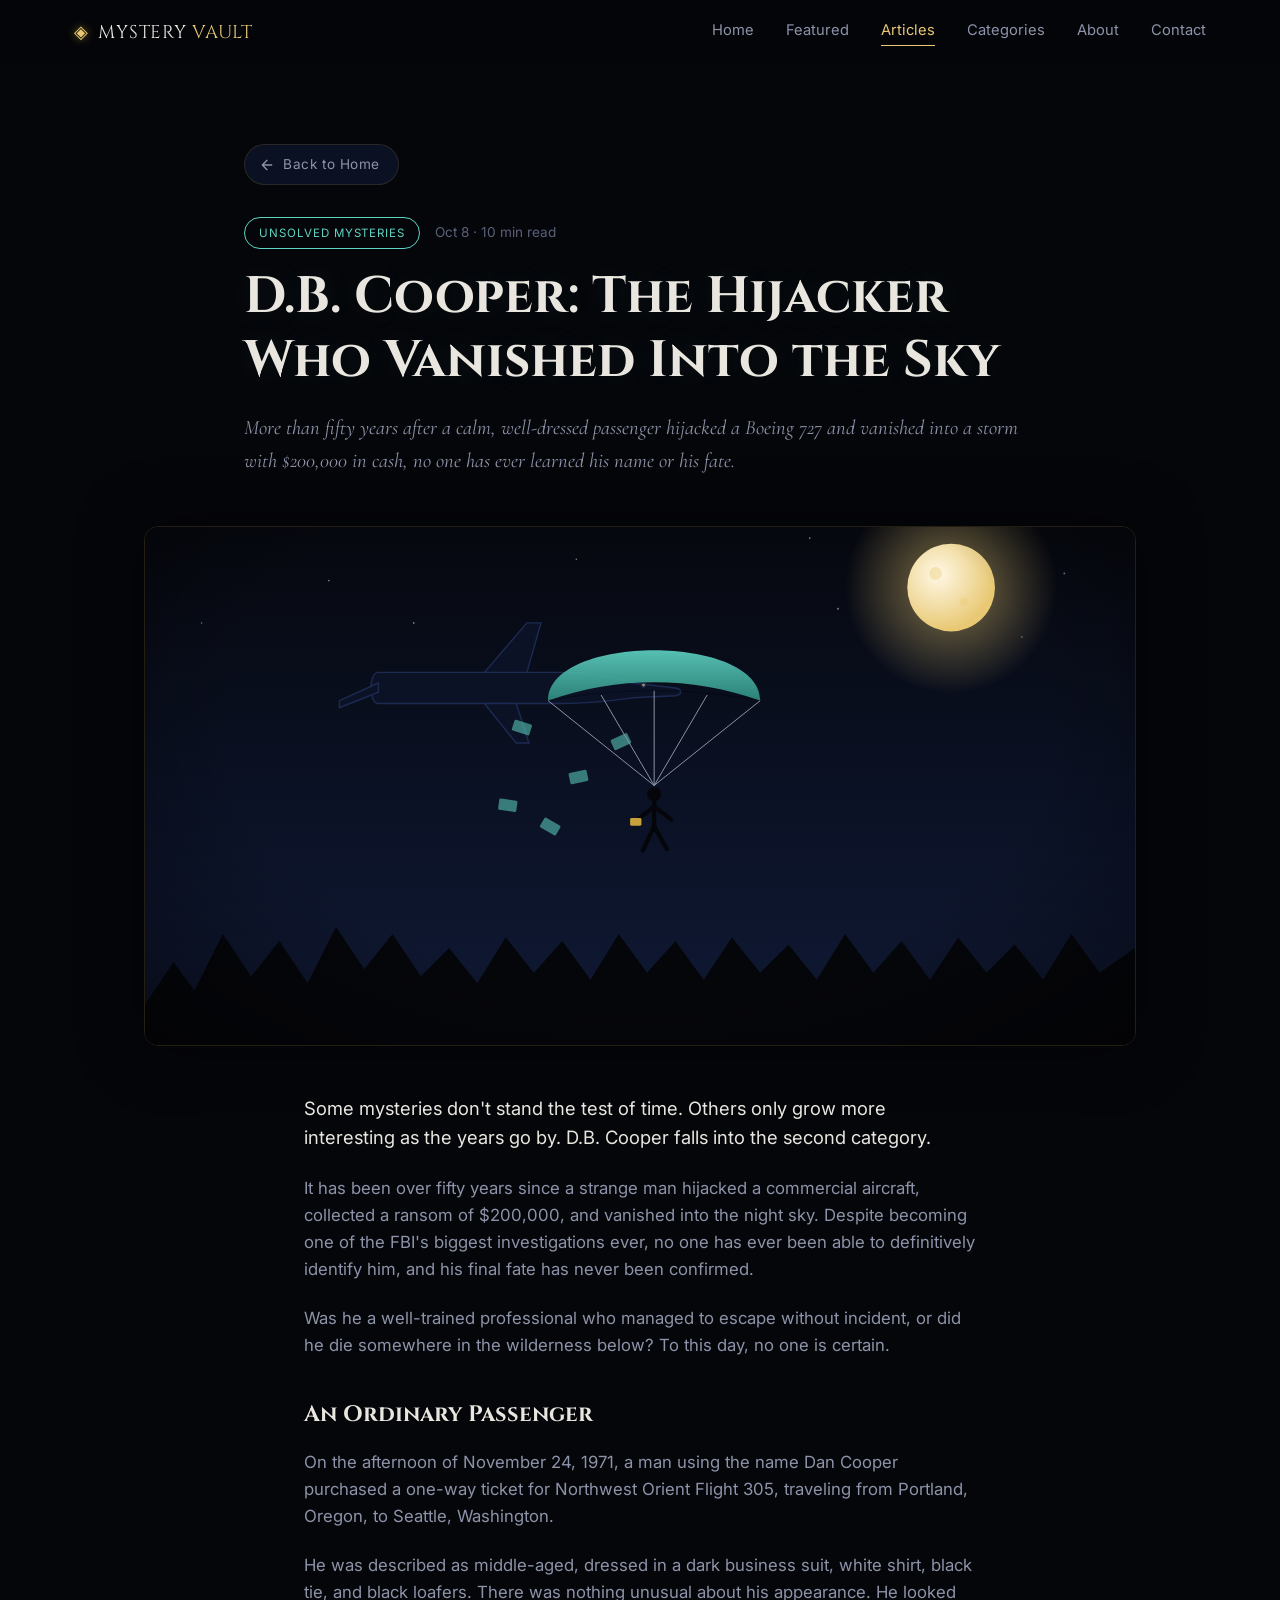
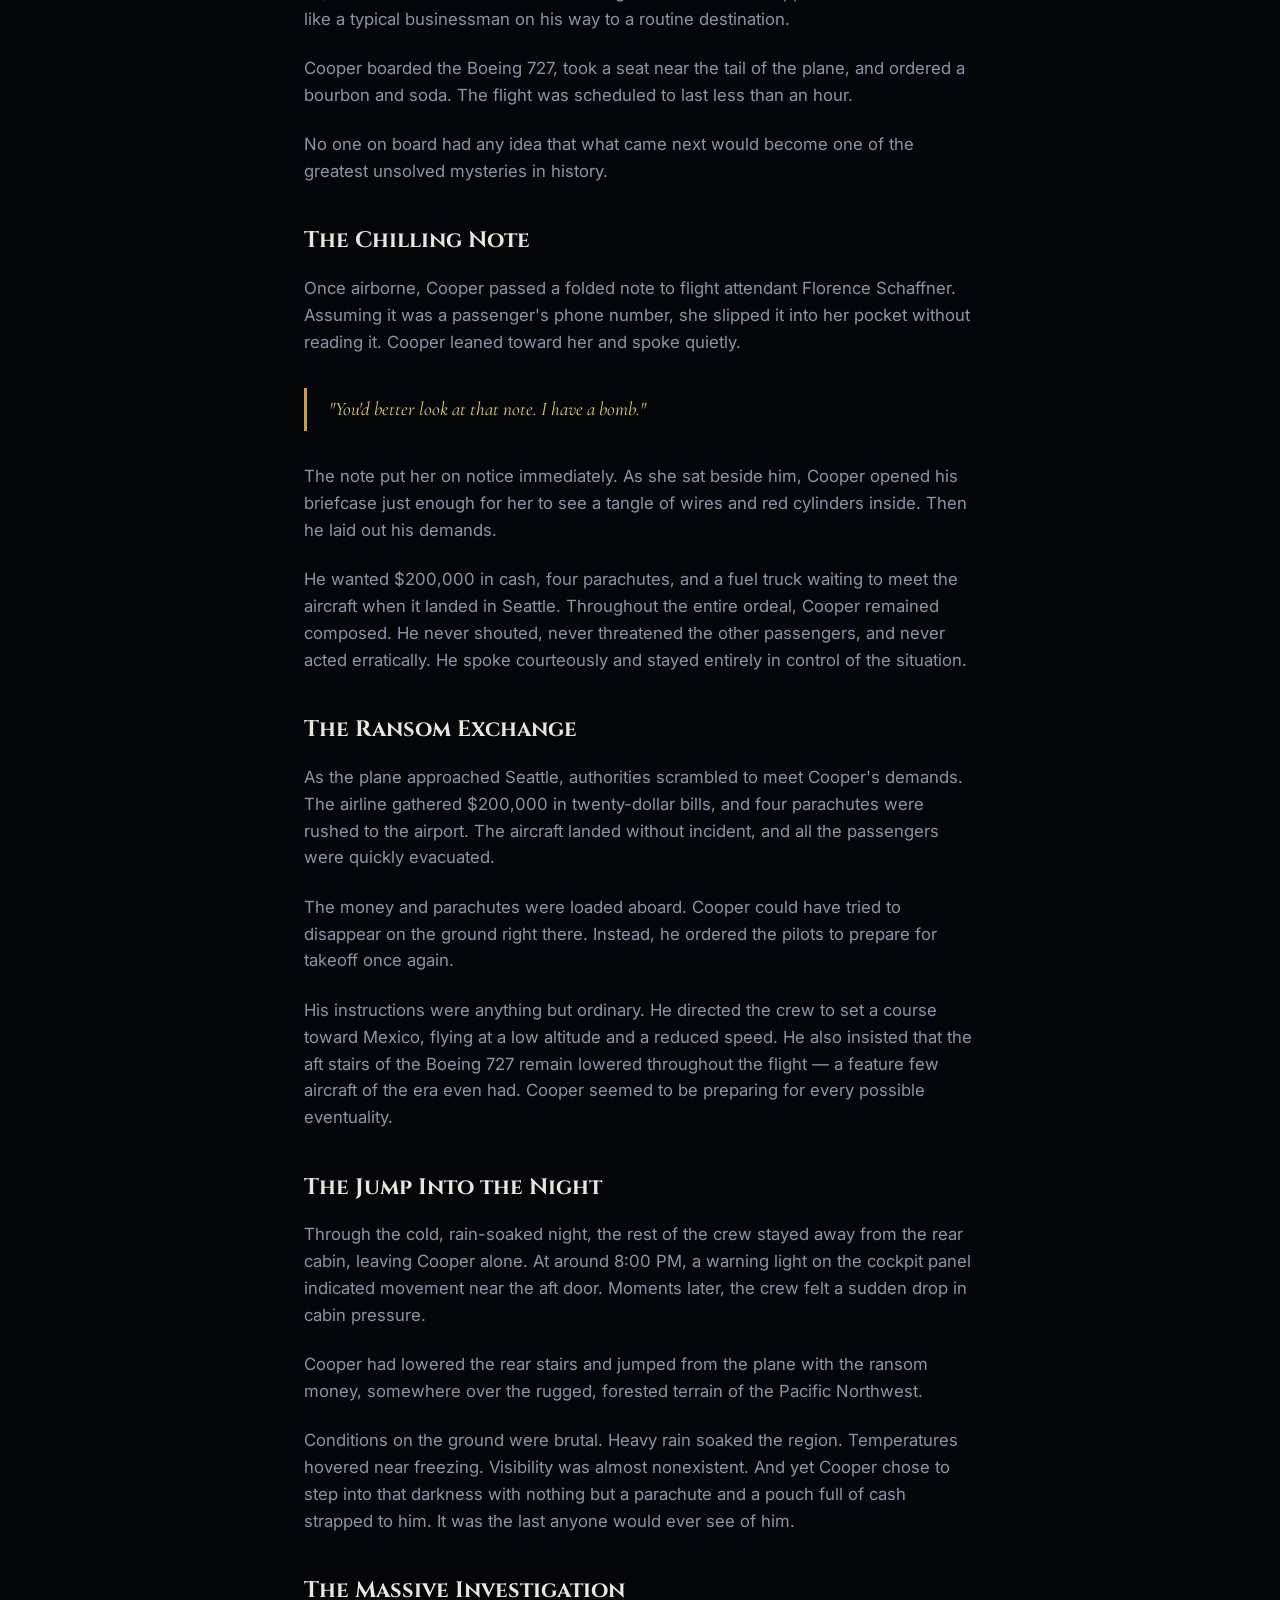
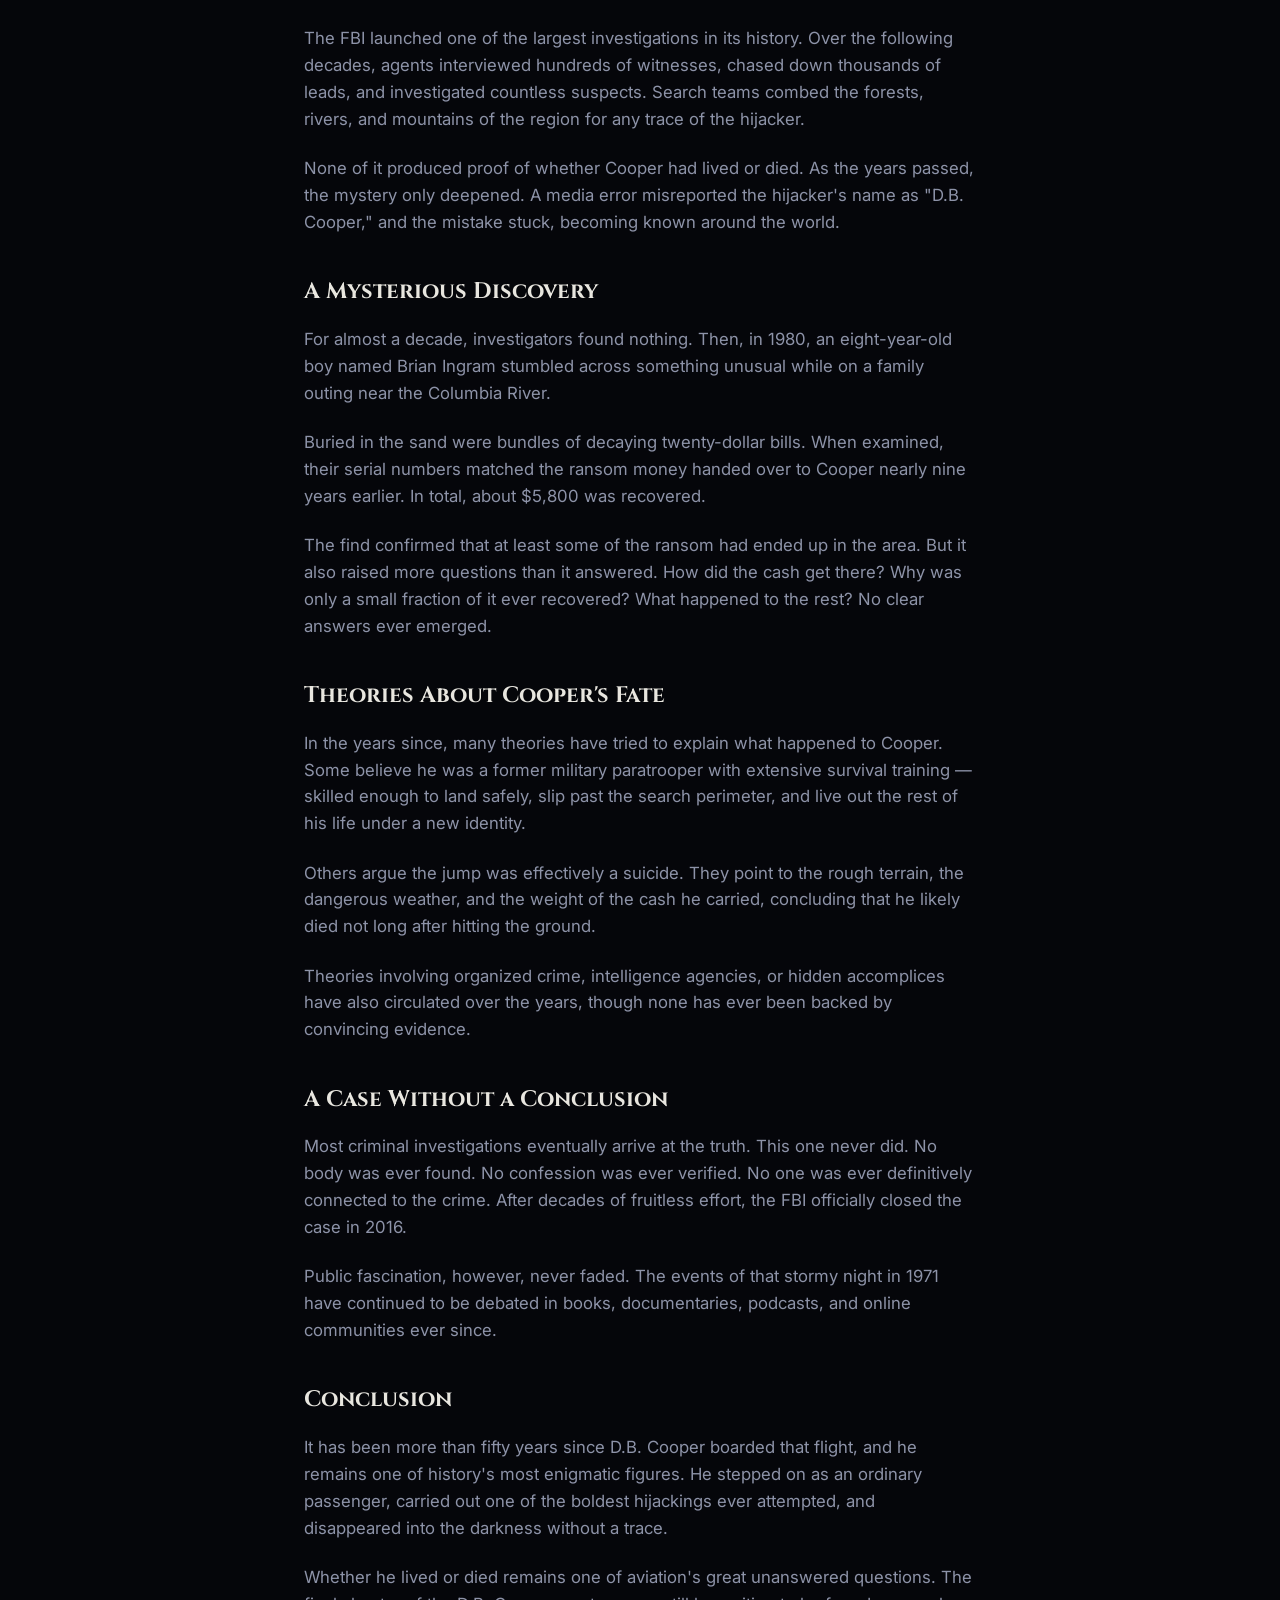
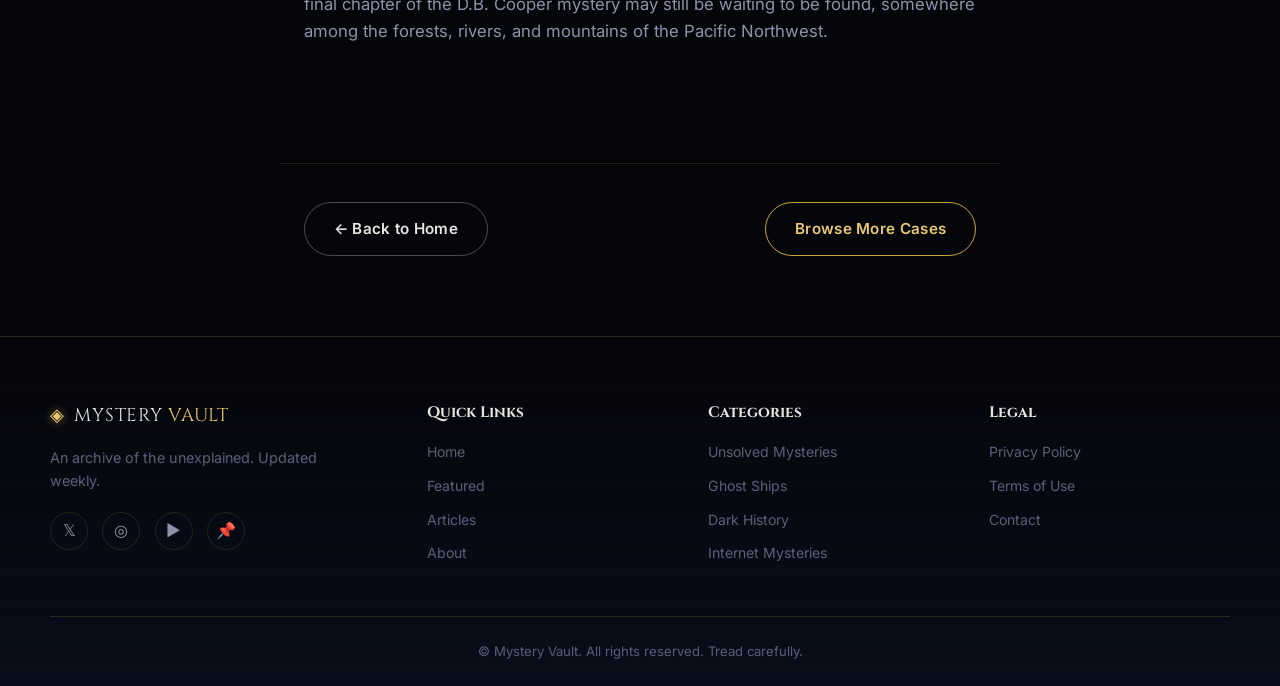
<file: article1.html>
<!DOCTYPE html>
<html lang="en">
<head>
  <meta charset="UTF-8" />
  <meta name="viewport" content="width=device-width, initial-scale=1.0" />

  <script async src="https://pagead2.googlesyndication.com/pagead/js/adsbygoogle.js?client=ca-pub-2722121307224694"
     crossorigin="anonymous"></script>

  <title>D.B. Cooper: The Hijacker Who Vanished Into the Sky — Mystery Vault</title>
  <meta name="description" content="More than fifty years after a calm, well-dressed passenger hijacked a Boeing 727 and vanished into a storm with $200,000 in cash, no one has ever learned his name or his fate." />
  <meta name="robots" content="index, follow" />

  <meta property="og:title" content="D.B. Cooper: The Hijacker Who Vanished Into the Sky — Mystery Vault" />
  <meta property="og:description" content="More than fifty years after a calm, well-dressed passenger hijacked a Boeing 727 and vanished into a storm with $200,000 in cash, no one has ever learned his name or his fate." />
  <meta property="og:type" content="article" />

  <link rel="icon" href="data:image/svg+xml,<svg xmlns=%22http://www.w3.org/2000/svg%22 viewBox=%220 0 100 100%22><text y=%22.9em%22 font-size=%2290%22>🔍</text></svg>" />

  <link rel="preconnect" href="https://fonts.googleapis.com">
  <link rel="preconnect" href="https://fonts.gstatic.com" crossorigin>
  <link href="https://fonts.googleapis.com/css2?family=Cinzel:wght@500;700;900&family=Cormorant+Garamond:ital,wght@0,500;0,600;1,500&family=Inter:wght@400;500;600;700&display=swap" rel="stylesheet">

  <link rel="stylesheet" href="style.css" />
</head>
<body>

  <div class="scroll-progress" id="scrollProgress"></div>

  <header class="navbar" id="navbar">
    <div class="nav-inner">
      <a href="index.html#home" class="logo">
        <span class="logo-mark">◈</span>
        <span class="logo-text">MYSTERY <em>VAULT</em></span>
      </a>

      <nav class="nav-links" id="navLinks">
        <a href="index.html#home" class="nav-link">Home</a>
        <a href="index.html#featured" class="nav-link">Featured</a>
        <a href="index.html#articles" class="nav-link active">Articles</a>
        <a href="index.html#categories" class="nav-link">Categories</a>
        <a href="index.html#about" class="nav-link">About</a>
        <a href="index.html#contact" class="nav-link">Contact</a>
      </nav>

      <button class="nav-toggle" id="navToggle" aria-label="Toggle navigation menu">
        <span></span><span></span><span></span>
      </button>
    </div>
  </header>

  <article>
    <div class="article-page-hero">
      <a href="index.html" class="back-home-link">
        <svg viewBox="0 0 24 24" fill="none" stroke="currentColor" stroke-width="2" stroke-linecap="round" stroke-linejoin="round"><path d="M19 12H5M12 19l-7-7 7-7"/></svg>
        Back to Home
      </a>
      <div class="article-page-meta">
        <span class="article-page-badge">Unsolved Mysteries</span>
        <span class="article-page-date">Oct 8 &middot; 10 min read</span>
      </div>
      <h1 class="article-page-title">D.B. Cooper: The Hijacker Who Vanished Into the Sky</h1>
      <p class="article-page-dek">More than fifty years after a calm, well-dressed passenger hijacked a Boeing 727 and vanished into a storm with $200,000 in cash, no one has ever learned his name or his fate.</p>
    </div>

    <div class="article-page-media">
      <img src="article1-cover.svg" alt="Illustration of a parachutist descending from a hijacked airliner over a moonlit forest, representing the D.B. Cooper case" />
    </div>

    <div class="article-page-body">
      <p>Some mysteries don't stand the test of time. Others only grow more interesting as the years go by. D.B. Cooper falls into the second category.</p>
      <p>It has been over fifty years since a strange man hijacked a commercial aircraft, collected a ransom of $200,000, and vanished into the night sky. Despite becoming one of the FBI's biggest investigations ever, no one has ever been able to definitively identify him, and his final fate has never been confirmed.</p>
      <p>Was he a well-trained professional who managed to escape without incident, or did he die somewhere in the wilderness below? To this day, no one is certain.</p>

      <h2>An Ordinary Passenger</h2>
      <p>On the afternoon of November 24, 1971, a man using the name Dan Cooper purchased a one-way ticket for Northwest Orient Flight 305, traveling from Portland, Oregon, to Seattle, Washington.</p>
      <p>He was described as middle-aged, dressed in a dark business suit, white shirt, black tie, and black loafers. There was nothing unusual about his appearance. He looked like a typical businessman on his way to a routine destination.</p>
      <p>Cooper boarded the Boeing 727, took a seat near the tail of the plane, and ordered a bourbon and soda. The flight was scheduled to last less than an hour.</p>
      <p>No one on board had any idea that what came next would become one of the greatest unsolved mysteries in history.</p>

      <h2>The Chilling Note</h2>
      <p>Once airborne, Cooper passed a folded note to flight attendant Florence Schaffner. Assuming it was a passenger's phone number, she slipped it into her pocket without reading it. Cooper leaned toward her and spoke quietly.</p>
      <blockquote>"You'd better look at that note. I have a bomb."</blockquote>
      <p>The note put her on notice immediately. As she sat beside him, Cooper opened his briefcase just enough for her to see a tangle of wires and red cylinders inside. Then he laid out his demands.</p>
      <p>He wanted $200,000 in cash, four parachutes, and a fuel truck waiting to meet the aircraft when it landed in Seattle. Throughout the entire ordeal, Cooper remained composed. He never shouted, never threatened the other passengers, and never acted erratically. He spoke courteously and stayed entirely in control of the situation.</p>

      <h2>The Ransom Exchange</h2>
      <p>As the plane approached Seattle, authorities scrambled to meet Cooper's demands. The airline gathered $200,000 in twenty-dollar bills, and four parachutes were rushed to the airport. The aircraft landed without incident, and all the passengers were quickly evacuated.</p>
      <p>The money and parachutes were loaded aboard. Cooper could have tried to disappear on the ground right there. Instead, he ordered the pilots to prepare for takeoff once again.</p>
      <p>His instructions were anything but ordinary. He directed the crew to set a course toward Mexico, flying at a low altitude and a reduced speed. He also insisted that the aft stairs of the Boeing 727 remain lowered throughout the flight — a feature few aircraft of the era even had. Cooper seemed to be preparing for every possible eventuality.</p>

      <h2>The Jump Into the Night</h2>
      <p>Through the cold, rain-soaked night, the rest of the crew stayed away from the rear cabin, leaving Cooper alone. At around 8:00 PM, a warning light on the cockpit panel indicated movement near the aft door. Moments later, the crew felt a sudden drop in cabin pressure.</p>
      <p>Cooper had lowered the rear stairs and jumped from the plane with the ransom money, somewhere over the rugged, forested terrain of the Pacific Northwest.</p>
      <p>Conditions on the ground were brutal. Heavy rain soaked the region. Temperatures hovered near freezing. Visibility was almost nonexistent. And yet Cooper chose to step into that darkness with nothing but a parachute and a pouch full of cash strapped to him. It was the last anyone would ever see of him.</p>

      <h2>The Massive Investigation</h2>
      <p>The FBI launched one of the largest investigations in its history. Over the following decades, agents interviewed hundreds of witnesses, chased down thousands of leads, and investigated countless suspects. Search teams combed the forests, rivers, and mountains of the region for any trace of the hijacker.</p>
      <p>None of it produced proof of whether Cooper had lived or died. As the years passed, the mystery only deepened. A media error misreported the hijacker's name as "D.B. Cooper," and the mistake stuck, becoming known around the world.</p>

      <h2>A Mysterious Discovery</h2>
      <p>For almost a decade, investigators found nothing. Then, in 1980, an eight-year-old boy named Brian Ingram stumbled across something unusual while on a family outing near the Columbia River.</p>
      <p>Buried in the sand were bundles of decaying twenty-dollar bills. When examined, their serial numbers matched the ransom money handed over to Cooper nearly nine years earlier. In total, about $5,800 was recovered.</p>
      <p>The find confirmed that at least some of the ransom had ended up in the area. But it also raised more questions than it answered. How did the cash get there? Why was only a small fraction of it ever recovered? What happened to the rest? No clear answers ever emerged.</p>

      <h2>Theories About Cooper's Fate</h2>
      <p>In the years since, many theories have tried to explain what happened to Cooper. Some believe he was a former military paratrooper with extensive survival training — skilled enough to land safely, slip past the search perimeter, and live out the rest of his life under a new identity.</p>
      <p>Others argue the jump was effectively a suicide. They point to the rough terrain, the dangerous weather, and the weight of the cash he carried, concluding that he likely died not long after hitting the ground.</p>
      <p>Theories involving organized crime, intelligence agencies, or hidden accomplices have also circulated over the years, though none has ever been backed by convincing evidence.</p>

      <h2>A Case Without a Conclusion</h2>
      <p>Most criminal investigations eventually arrive at the truth. This one never did. No body was ever found. No confession was ever verified. No one was ever definitively connected to the crime. After decades of fruitless effort, the FBI officially closed the case in 2016.</p>
      <p>Public fascination, however, never faded. The events of that stormy night in 1971 have continued to be debated in books, documentaries, podcasts, and online communities ever since.</p>

      <h2>Conclusion</h2>
      <p>It has been more than fifty years since D.B. Cooper boarded that flight, and he remains one of history's most enigmatic figures. He stepped on as an ordinary passenger, carried out one of the boldest hijackings ever attempted, and disappeared into the darkness without a trace.</p>
      <p>Whether he lived or died remains one of aviation's great unanswered questions. The final chapter of the D.B. Cooper mystery may still be waiting to be found, somewhere among the forests, rivers, and mountains of the Pacific Northwest.</p>
    </div>

    <div class="article-page-footer-nav">
      <a href="index.html" class="btn btn-ghost">&larr; Back to Home</a>
      <a href="index.html#articles" class="btn btn-outline">Browse More Cases</a>
    </div>
  </article>

  <footer class="footer">
    <div class="footer-grid">
      <div class="footer-brand">
        <a href="index.html#home" class="logo">
          <span class="logo-mark">◈</span>
          <span class="logo-text">MYSTERY <em>VAULT</em></span>
        </a>
        <p>An archive of the unexplained. Updated weekly.</p>
        <div class="social-icons">
          <a href="#" aria-label="Twitter / X">𝕏</a>
          <a href="#" aria-label="Instagram">◎</a>
          <a href="#" aria-label="YouTube">▶</a>
          <a href="#" aria-label="Pinterest">📌</a>
        </div>
      </div>

      <div class="footer-links">
        <h4>Quick Links</h4>
        <a href="index.html#home">Home</a>
        <a href="index.html#featured">Featured</a>
        <a href="index.html#articles">Articles</a>
        <a href="index.html#about">About</a>
      </div>

      <div class="footer-links">
        <h4>Categories</h4>
        <a href="index.html#categories">Unsolved Mysteries</a>
        <a href="index.html#categories">Ghost Ships</a>
        <a href="index.html#categories">Dark History</a>
        <a href="index.html#categories">Internet Mysteries</a>
      </div>

      <div class="footer-links">
        <h4>Legal</h4>
        <a href="privacy-policy.html">Privacy Policy</a>
        <a href="terms-of-use.html">Terms of Use</a>
        <a href="index.html#contact">Contact</a>
      </div>
    </div>

    <div class="footer-bottom">
      <p>&copy; <span id="year"></span> Mystery Vault. All rights reserved. Tread carefully.</p>
    </div>
  </footer>

  <button id="backToTop" class="back-to-top" aria-label="Back to top">↑</button>

  <script src="script.js"></script>
</body>
</html>
</file>
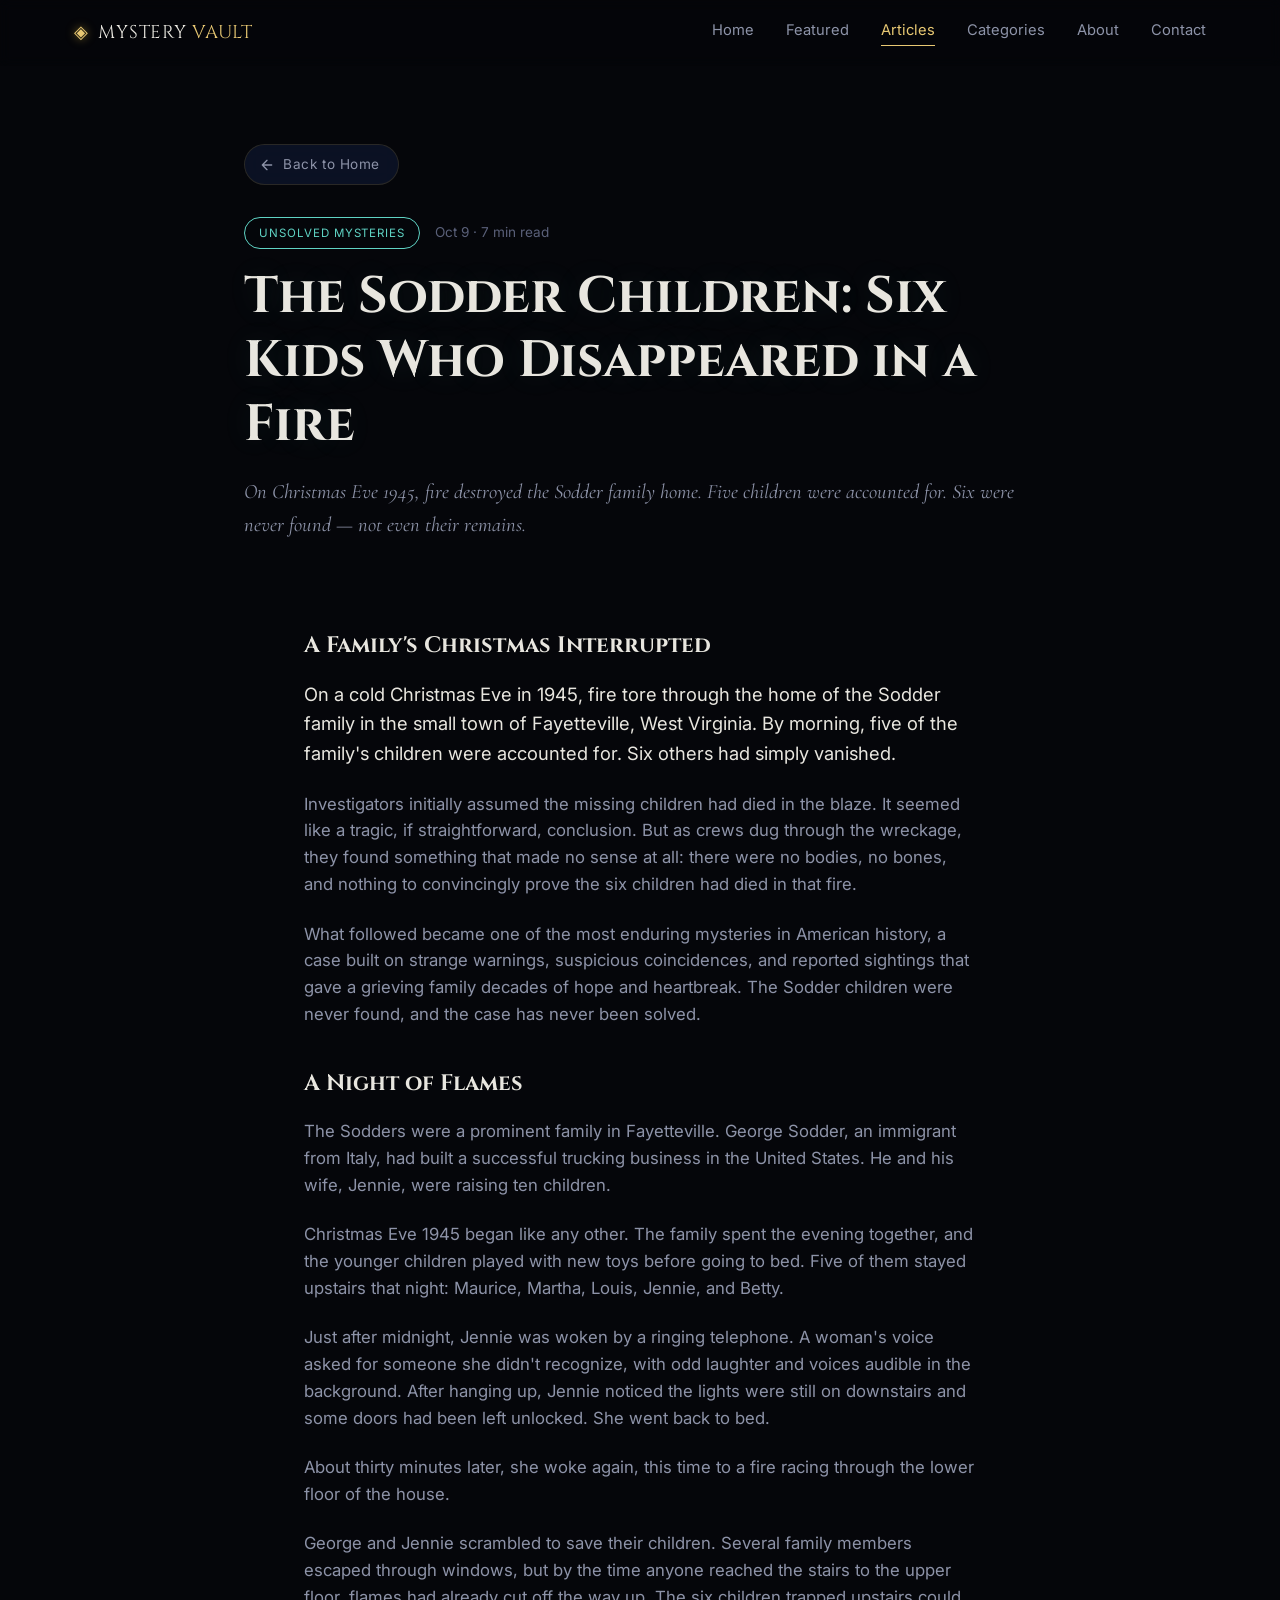
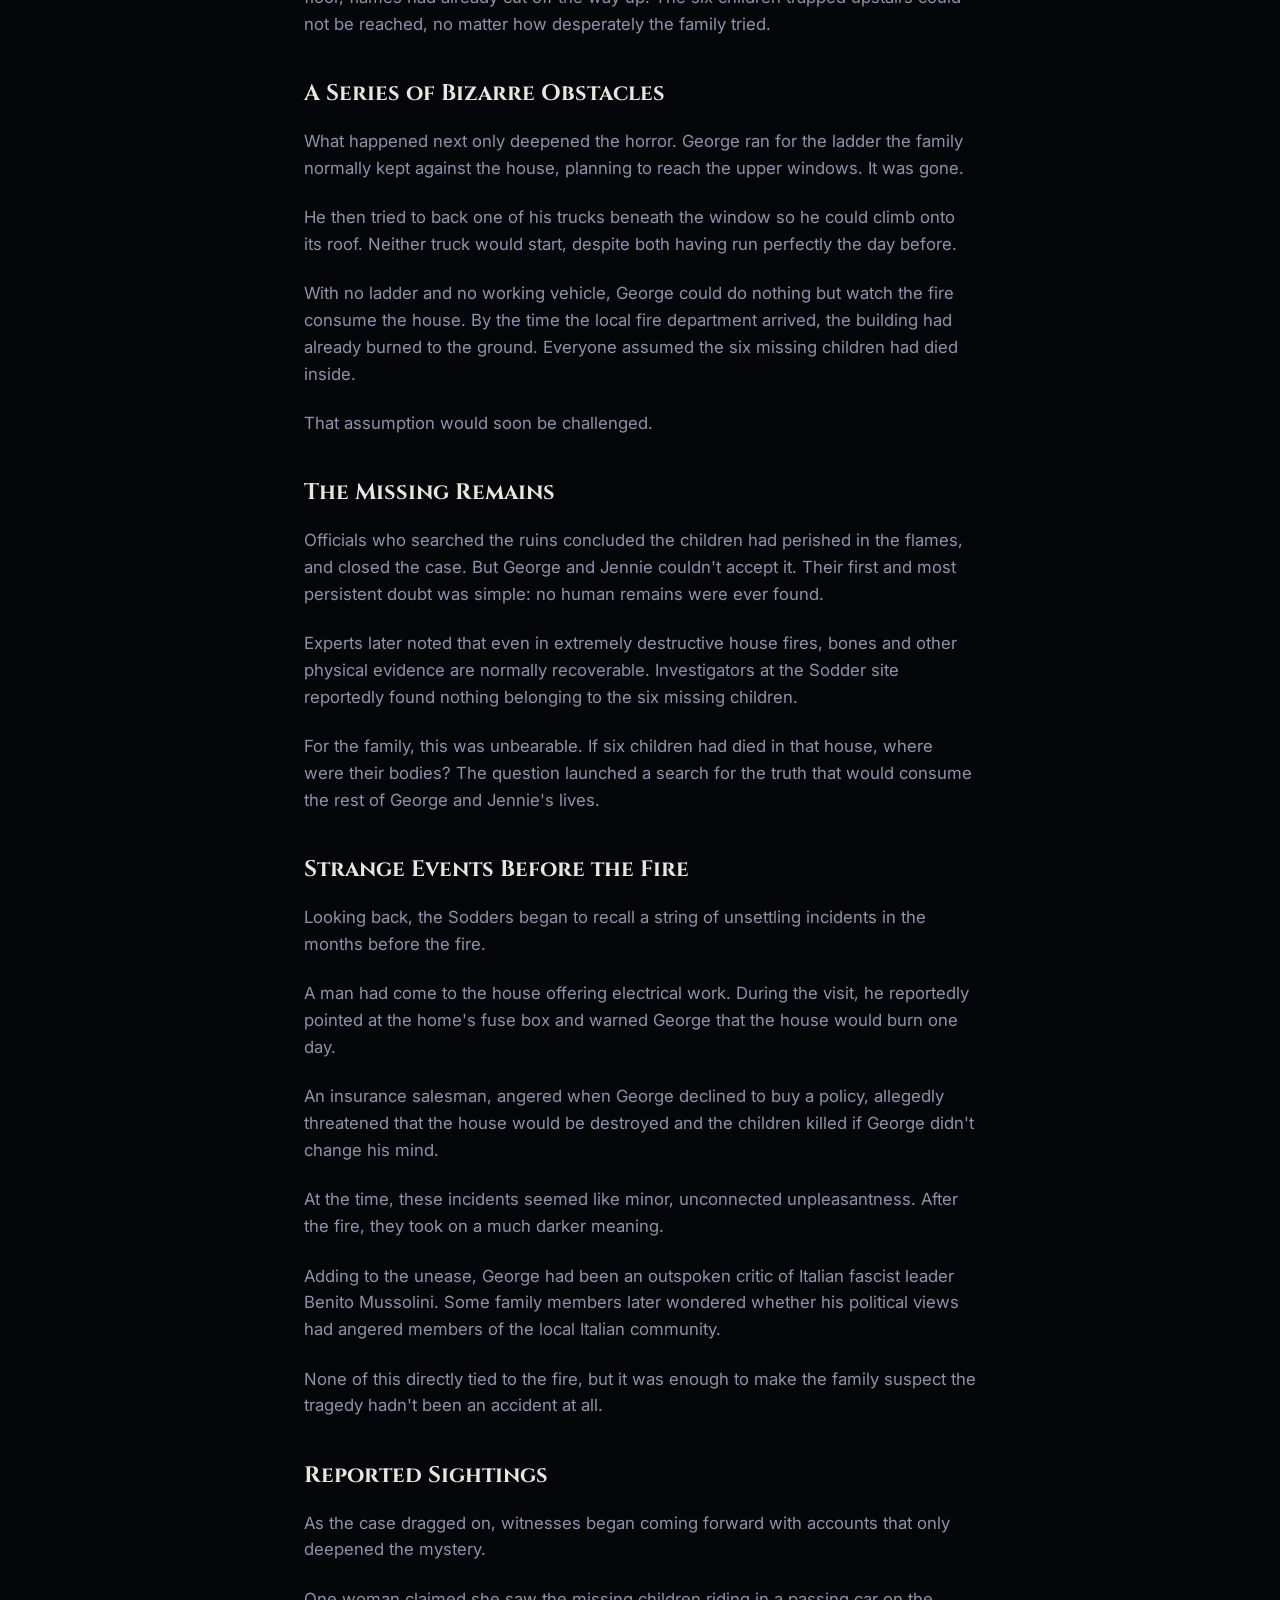
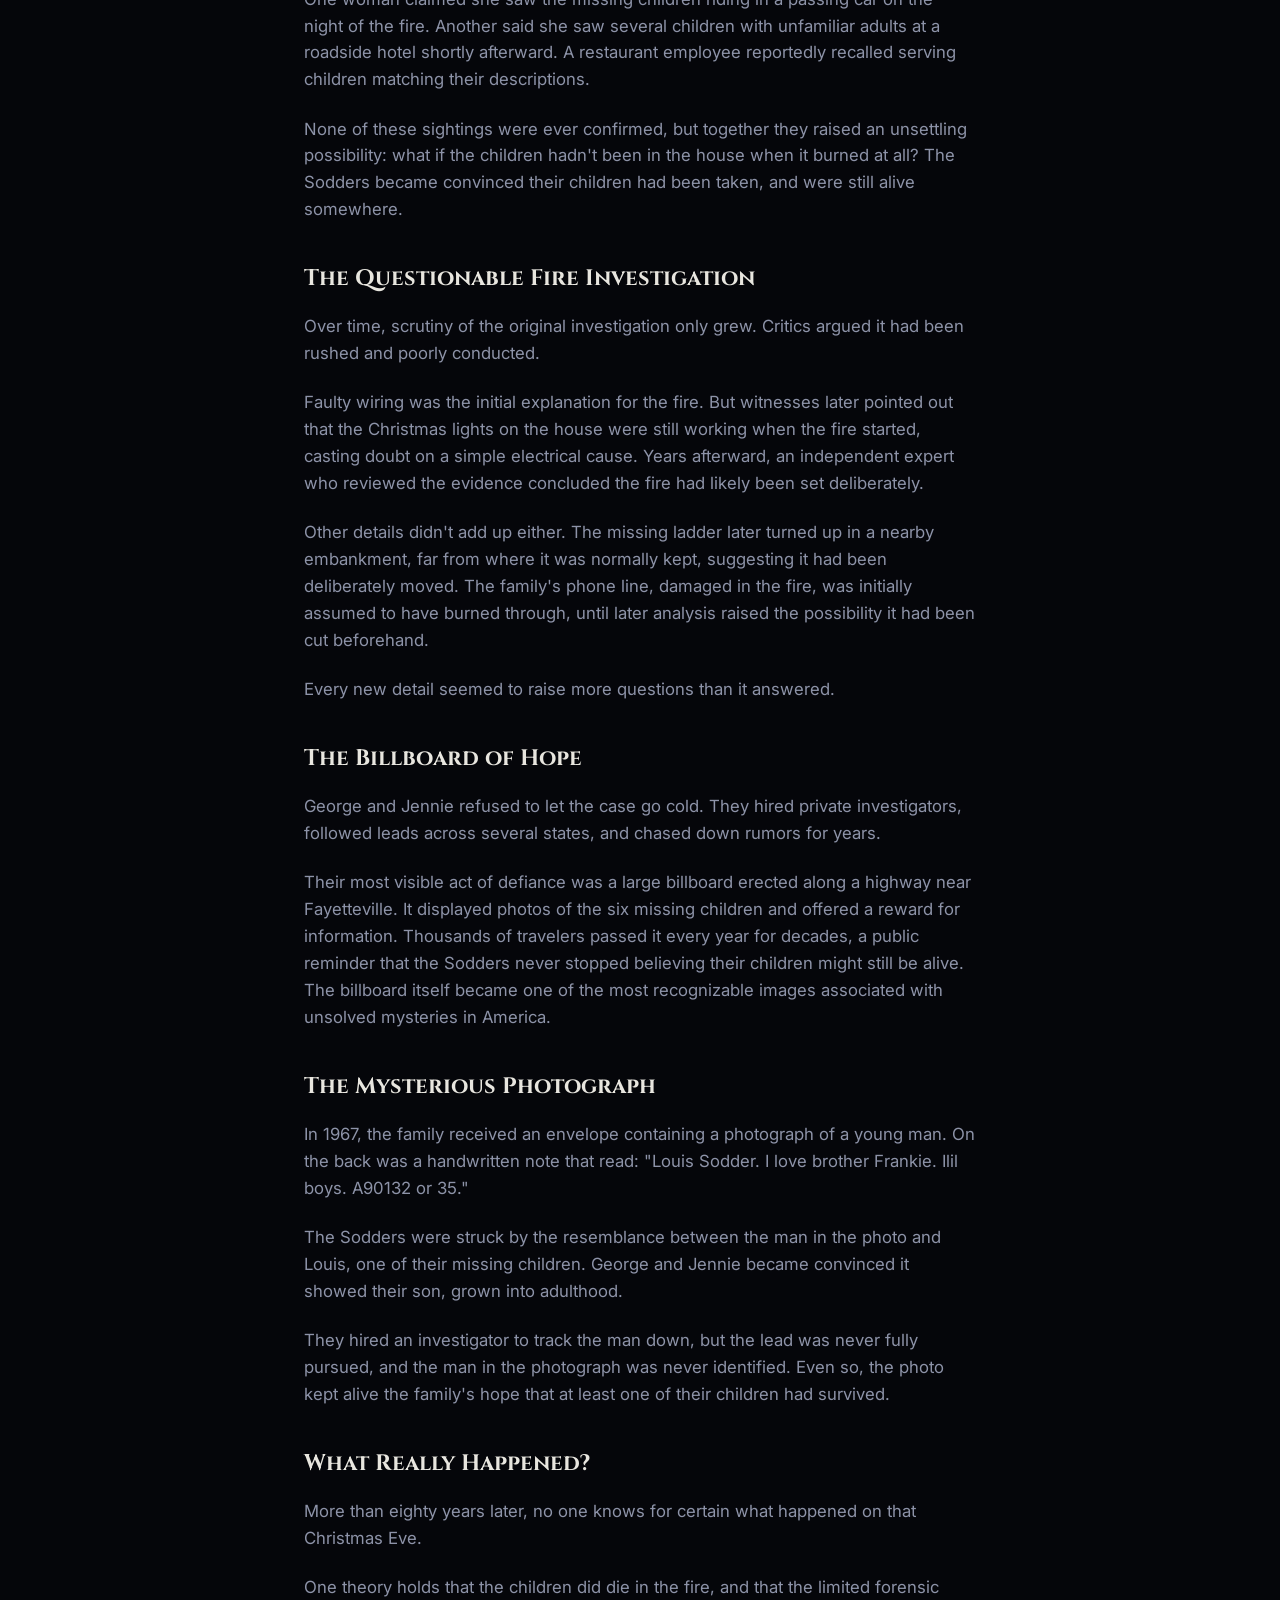
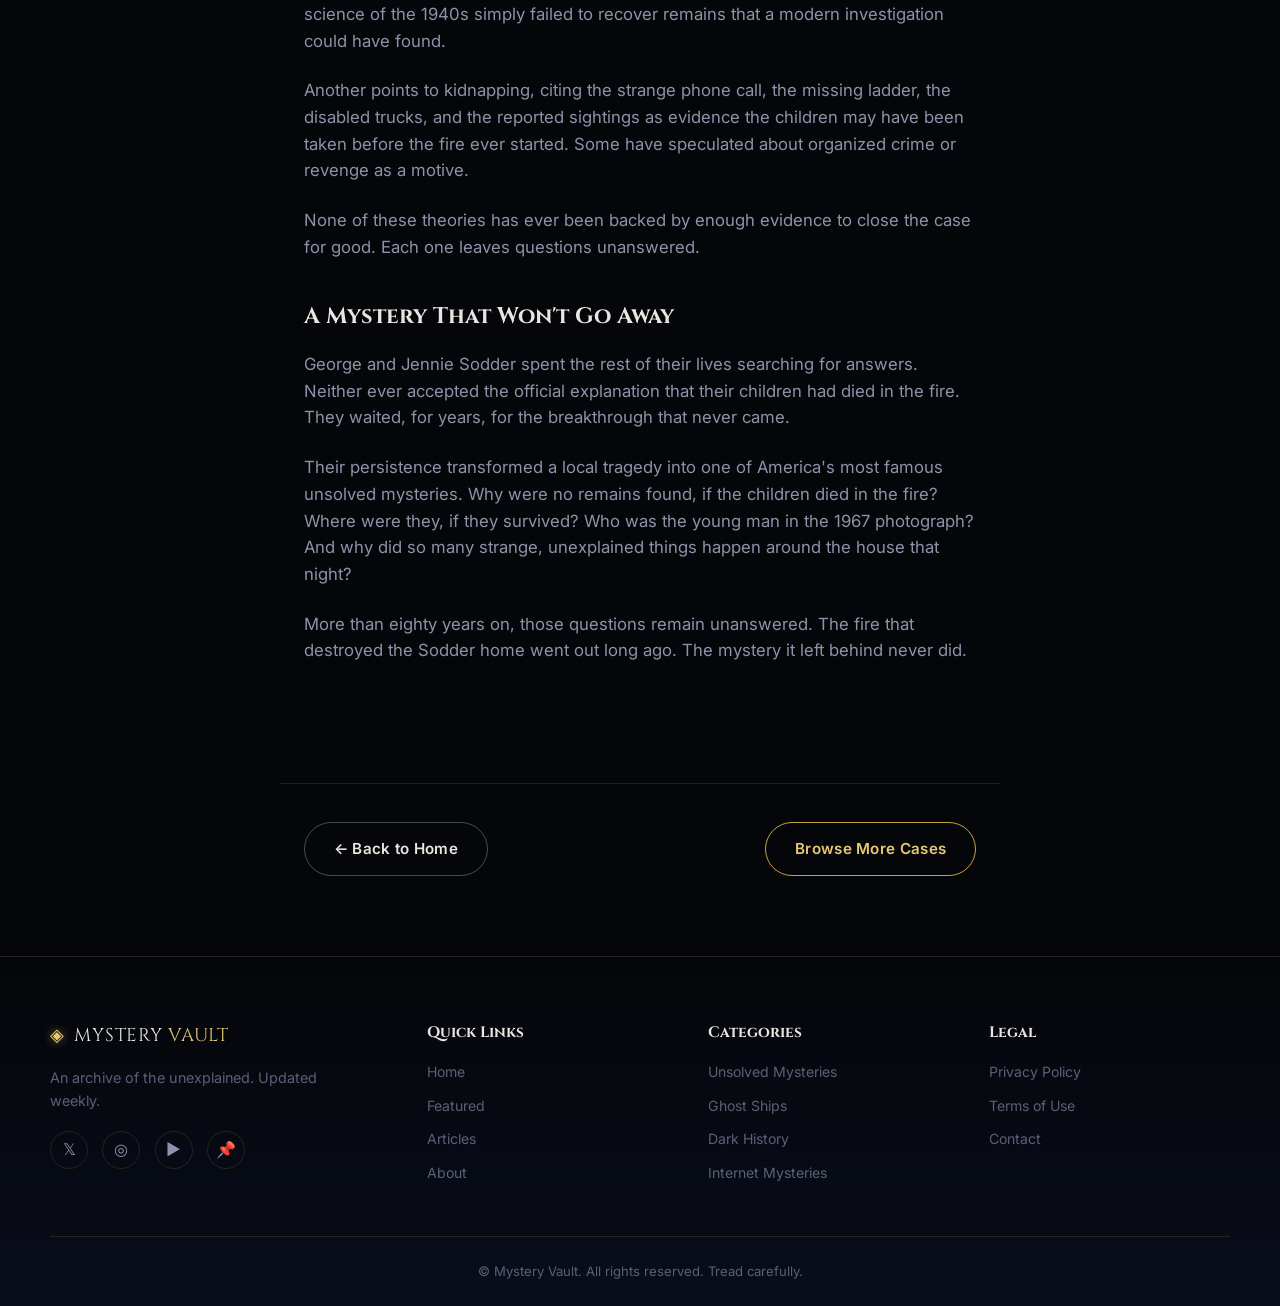
<file: article4.html>
<!DOCTYPE html>
<html lang="en">
<head>
  <meta charset="UTF-8" />
  <meta name="viewport" content="width=device-width, initial-scale=1.0" />

  <script async src="https://pagead2.googlesyndication.com/pagead/js/adsbygoogle.js?client=ca-pub-2722121307224694"
     crossorigin="anonymous"></script>

  <title>The Sodder Children: Six Kids Who Disappeared in a Fire — Mystery Vault</title>
  <meta name="description" content="A Christmas Eve house fire in 1945 was supposed to have killed six children. But no remains were ever found." />
  <meta name="robots" content="index, follow" />

  <meta property="og:title" content="The Sodder Children: Six Kids Who Disappeared in a Fire — Mystery Vault" />
  <meta property="og:description" content="A Christmas Eve house fire in 1945 was supposed to have killed six children. But no remains were ever found." />
  <meta property="og:type" content="article" />

  <link rel="icon" href="data:image/svg+xml,<svg xmlns=%22http://www.w3.org/2000/svg%22 viewBox=%220 0 100 100%22><text y=%22.9em%22 font-size=%2290%22>🔍</text></svg>" />

  <link rel="preconnect" href="https://fonts.googleapis.com">
  <link rel="preconnect" href="https://fonts.gstatic.com" crossorigin>
  <link href="https://fonts.googleapis.com/css2?family=Cinzel:wght@500;700;900&family=Cormorant+Garamond:ital,wght@0,500;0,600;1,500&family=Inter:wght@400;500;600;700&display=swap" rel="stylesheet">

  <link rel="stylesheet" href="style.css" />
</head>
<body>

  <div class="scroll-progress" id="scrollProgress"></div>

  <header class="navbar" id="navbar">
    <div class="nav-inner">
      <a href="index.html#home" class="logo">
        <span class="logo-mark">◈</span>
        <span class="logo-text">MYSTERY <em>VAULT</em></span>
      </a>

      <nav class="nav-links" id="navLinks">
        <a href="index.html#home" class="nav-link">Home</a>
        <a href="index.html#featured" class="nav-link">Featured</a>
        <a href="index.html#articles" class="nav-link active">Articles</a>
        <a href="index.html#categories" class="nav-link">Categories</a>
        <a href="index.html#about" class="nav-link">About</a>
        <a href="index.html#contact" class="nav-link">Contact</a>
      </nav>

      <button class="nav-toggle" id="navToggle" aria-label="Toggle navigation menu">
        <span></span><span></span><span></span>
      </button>
    </div>
  </header>

  <article>
    <div class="article-page-hero">
      <a href="index.html" class="back-home-link">
        <svg viewBox="0 0 24 24" fill="none" stroke="currentColor" stroke-width="2" stroke-linecap="round" stroke-linejoin="round"><path d="M19 12H5M12 19l-7-7 7-7"/></svg>
        Back to Home
      </a>
      <div class="article-page-meta">
        <span class="article-page-badge">Unsolved Mysteries</span>
        <span class="article-page-date">Oct 9 &middot; 7 min read</span>
      </div>
      <h1 class="article-page-title">The Sodder Children: Six Kids Who Disappeared in a Fire</h1>
      <p class="article-page-dek">On Christmas Eve 1945, fire destroyed the Sodder family home. Five children were accounted for. Six were never found — not even their remains.</p>
    </div>



    <div class="article-page-body">
      <h2>A Family's Christmas Interrupted</h2>
      <p>On a cold Christmas Eve in 1945, fire tore through the home of the Sodder family in the small town of Fayetteville, West Virginia. By morning, five of the family's children were accounted for. Six others had simply vanished.</p>
      <p>Investigators initially assumed the missing children had died in the blaze. It seemed like a tragic, if straightforward, conclusion. But as crews dug through the wreckage, they found something that made no sense at all: there were no bodies, no bones, and nothing to convincingly prove the six children had died in that fire.</p>
      <p>What followed became one of the most enduring mysteries in American history, a case built on strange warnings, suspicious coincidences, and reported sightings that gave a grieving family decades of hope and heartbreak. The Sodder children were never found, and the case has never been solved.</p>

      <h2>A Night of Flames</h2>
      <p>The Sodders were a prominent family in Fayetteville. George Sodder, an immigrant from Italy, had built a successful trucking business in the United States. He and his wife, Jennie, were raising ten children.</p>
      <p>Christmas Eve 1945 began like any other. The family spent the evening together, and the younger children played with new toys before going to bed. Five of them stayed upstairs that night: Maurice, Martha, Louis, Jennie, and Betty.</p>
      <p>Just after midnight, Jennie was woken by a ringing telephone. A woman's voice asked for someone she didn't recognize, with odd laughter and voices audible in the background. After hanging up, Jennie noticed the lights were still on downstairs and some doors had been left unlocked. She went back to bed.</p>
      <p>About thirty minutes later, she woke again, this time to a fire racing through the lower floor of the house.</p>
      <p>George and Jennie scrambled to save their children. Several family members escaped through windows, but by the time anyone reached the stairs to the upper floor, flames had already cut off the way up. The six children trapped upstairs could not be reached, no matter how desperately the family tried.</p>

      <h2>A Series of Bizarre Obstacles</h2>
      <p>What happened next only deepened the horror. George ran for the ladder the family normally kept against the house, planning to reach the upper windows. It was gone.</p>
      <p>He then tried to back one of his trucks beneath the window so he could climb onto its roof. Neither truck would start, despite both having run perfectly the day before.</p>
      <p>With no ladder and no working vehicle, George could do nothing but watch the fire consume the house. By the time the local fire department arrived, the building had already burned to the ground. Everyone assumed the six missing children had died inside.</p>
      <p>That assumption would soon be challenged.</p>

      <h2>The Missing Remains</h2>
      <p>Officials who searched the ruins concluded the children had perished in the flames, and closed the case. But George and Jennie couldn't accept it. Their first and most persistent doubt was simple: no human remains were ever found.</p>
      <p>Experts later noted that even in extremely destructive house fires, bones and other physical evidence are normally recoverable. Investigators at the Sodder site reportedly found nothing belonging to the six missing children.</p>
      <p>For the family, this was unbearable. If six children had died in that house, where were their bodies? The question launched a search for the truth that would consume the rest of George and Jennie's lives.</p>

      <h2>Strange Events Before the Fire</h2>
      <p>Looking back, the Sodders began to recall a string of unsettling incidents in the months before the fire.</p>
      <p>A man had come to the house offering electrical work. During the visit, he reportedly pointed at the home's fuse box and warned George that the house would burn one day.</p>
      <p>An insurance salesman, angered when George declined to buy a policy, allegedly threatened that the house would be destroyed and the children killed if George didn't change his mind.</p>
      <p>At the time, these incidents seemed like minor, unconnected unpleasantness. After the fire, they took on a much darker meaning.</p>
      <p>Adding to the unease, George had been an outspoken critic of Italian fascist leader Benito Mussolini. Some family members later wondered whether his political views had angered members of the local Italian community.</p>
      <p>None of this directly tied to the fire, but it was enough to make the family suspect the tragedy hadn't been an accident at all.</p>

      <h2>Reported Sightings</h2>
      <p>As the case dragged on, witnesses began coming forward with accounts that only deepened the mystery.</p>
      <p>One woman claimed she saw the missing children riding in a passing car on the night of the fire. Another said she saw several children with unfamiliar adults at a roadside hotel shortly afterward. A restaurant employee reportedly recalled serving children matching their descriptions.</p>
      <p>None of these sightings were ever confirmed, but together they raised an unsettling possibility: what if the children hadn't been in the house when it burned at all? The Sodders became convinced their children had been taken, and were still alive somewhere.</p>

      <h2>The Questionable Fire Investigation</h2>
      <p>Over time, scrutiny of the original investigation only grew. Critics argued it had been rushed and poorly conducted.</p>
      <p>Faulty wiring was the initial explanation for the fire. But witnesses later pointed out that the Christmas lights on the house were still working when the fire started, casting doubt on a simple electrical cause. Years afterward, an independent expert who reviewed the evidence concluded the fire had likely been set deliberately.</p>
      <p>Other details didn't add up either. The missing ladder later turned up in a nearby embankment, far from where it was normally kept, suggesting it had been deliberately moved. The family's phone line, damaged in the fire, was initially assumed to have burned through, until later analysis raised the possibility it had been cut beforehand.</p>
      <p>Every new detail seemed to raise more questions than it answered.</p>

      <h2>The Billboard of Hope</h2>
      <p>George and Jennie refused to let the case go cold. They hired private investigators, followed leads across several states, and chased down rumors for years.</p>
      <p>Their most visible act of defiance was a large billboard erected along a highway near Fayetteville. It displayed photos of the six missing children and offered a reward for information. Thousands of travelers passed it every year for decades, a public reminder that the Sodders never stopped believing their children might still be alive. The billboard itself became one of the most recognizable images associated with unsolved mysteries in America.</p>

      <h2>The Mysterious Photograph</h2>
      <p>In 1967, the family received an envelope containing a photograph of a young man. On the back was a handwritten note that read: "Louis Sodder. I love brother Frankie. Ilil boys. A90132 or 35."</p>
      <p>The Sodders were struck by the resemblance between the man in the photo and Louis, one of their missing children. George and Jennie became convinced it showed their son, grown into adulthood.</p>
      <p>They hired an investigator to track the man down, but the lead was never fully pursued, and the man in the photograph was never identified. Even so, the photo kept alive the family's hope that at least one of their children had survived.</p>

      <h2>What Really Happened?</h2>
      <p>More than eighty years later, no one knows for certain what happened on that Christmas Eve.</p>
      <p>One theory holds that the children did die in the fire, and that the limited forensic science of the 1940s simply failed to recover remains that a modern investigation could have found.</p>
      <p>Another points to kidnapping, citing the strange phone call, the missing ladder, the disabled trucks, and the reported sightings as evidence the children may have been taken before the fire ever started. Some have speculated about organized crime or revenge as a motive.</p>
      <p>None of these theories has ever been backed by enough evidence to close the case for good. Each one leaves questions unanswered.</p>

      <h2>A Mystery That Won't Go Away</h2>
      <p>George and Jennie Sodder spent the rest of their lives searching for answers. Neither ever accepted the official explanation that their children had died in the fire. They waited, for years, for the breakthrough that never came.</p>
      <p>Their persistence transformed a local tragedy into one of America's most famous unsolved mysteries. Why were no remains found, if the children died in the fire? Where were they, if they survived? Who was the young man in the 1967 photograph? And why did so many strange, unexplained things happen around the house that night?</p>
      <p>More than eighty years on, those questions remain unanswered. The fire that destroyed the Sodder home went out long ago. The mystery it left behind never did.</p>
    </div>

    <div class="article-page-footer-nav">
      <a href="index.html" class="btn btn-ghost">&larr; Back to Home</a>
      <a href="index.html#articles" class="btn btn-outline">Browse More Cases</a>
    </div>
  </article>

  <footer class="footer">
    <div class="footer-grid">
      <div class="footer-brand">
        <a href="index.html#home" class="logo">
          <span class="logo-mark">◈</span>
          <span class="logo-text">MYSTERY <em>VAULT</em></span>
        </a>
        <p>An archive of the unexplained. Updated weekly.</p>
        <div class="social-icons">
          <a href="#" aria-label="Twitter / X">𝕏</a>
          <a href="#" aria-label="Instagram">◎</a>
          <a href="#" aria-label="YouTube">▶</a>
          <a href="#" aria-label="Pinterest">📌</a>
        </div>
      </div>

      <div class="footer-links">
        <h4>Quick Links</h4>
        <a href="index.html#home">Home</a>
        <a href="index.html#featured">Featured</a>
        <a href="index.html#articles">Articles</a>
        <a href="index.html#about">About</a>
      </div>

      <div class="footer-links">
        <h4>Categories</h4>
        <a href="index.html#categories">Unsolved Mysteries</a>
        <a href="index.html#categories">Ghost Ships</a>
        <a href="index.html#categories">Dark History</a>
        <a href="index.html#categories">Internet Mysteries</a>
      </div>

      <div class="footer-links">
        <h4>Legal</h4>
        <a href="privacy-policy.html">Privacy Policy</a>
        <a href="terms-of-use.html">Terms of Use</a>
        <a href="index.html#contact">Contact</a>
      </div>
    </div>

    <div class="footer-bottom">
      <p>&copy; <span id="year"></span> Mystery Vault. All rights reserved. Tread carefully.</p>
    </div>
  </footer>

  <button id="backToTop" class="back-to-top" aria-label="Back to top">↑</button>

  <script src="script.js"></script>
</body>
</html>
</file>
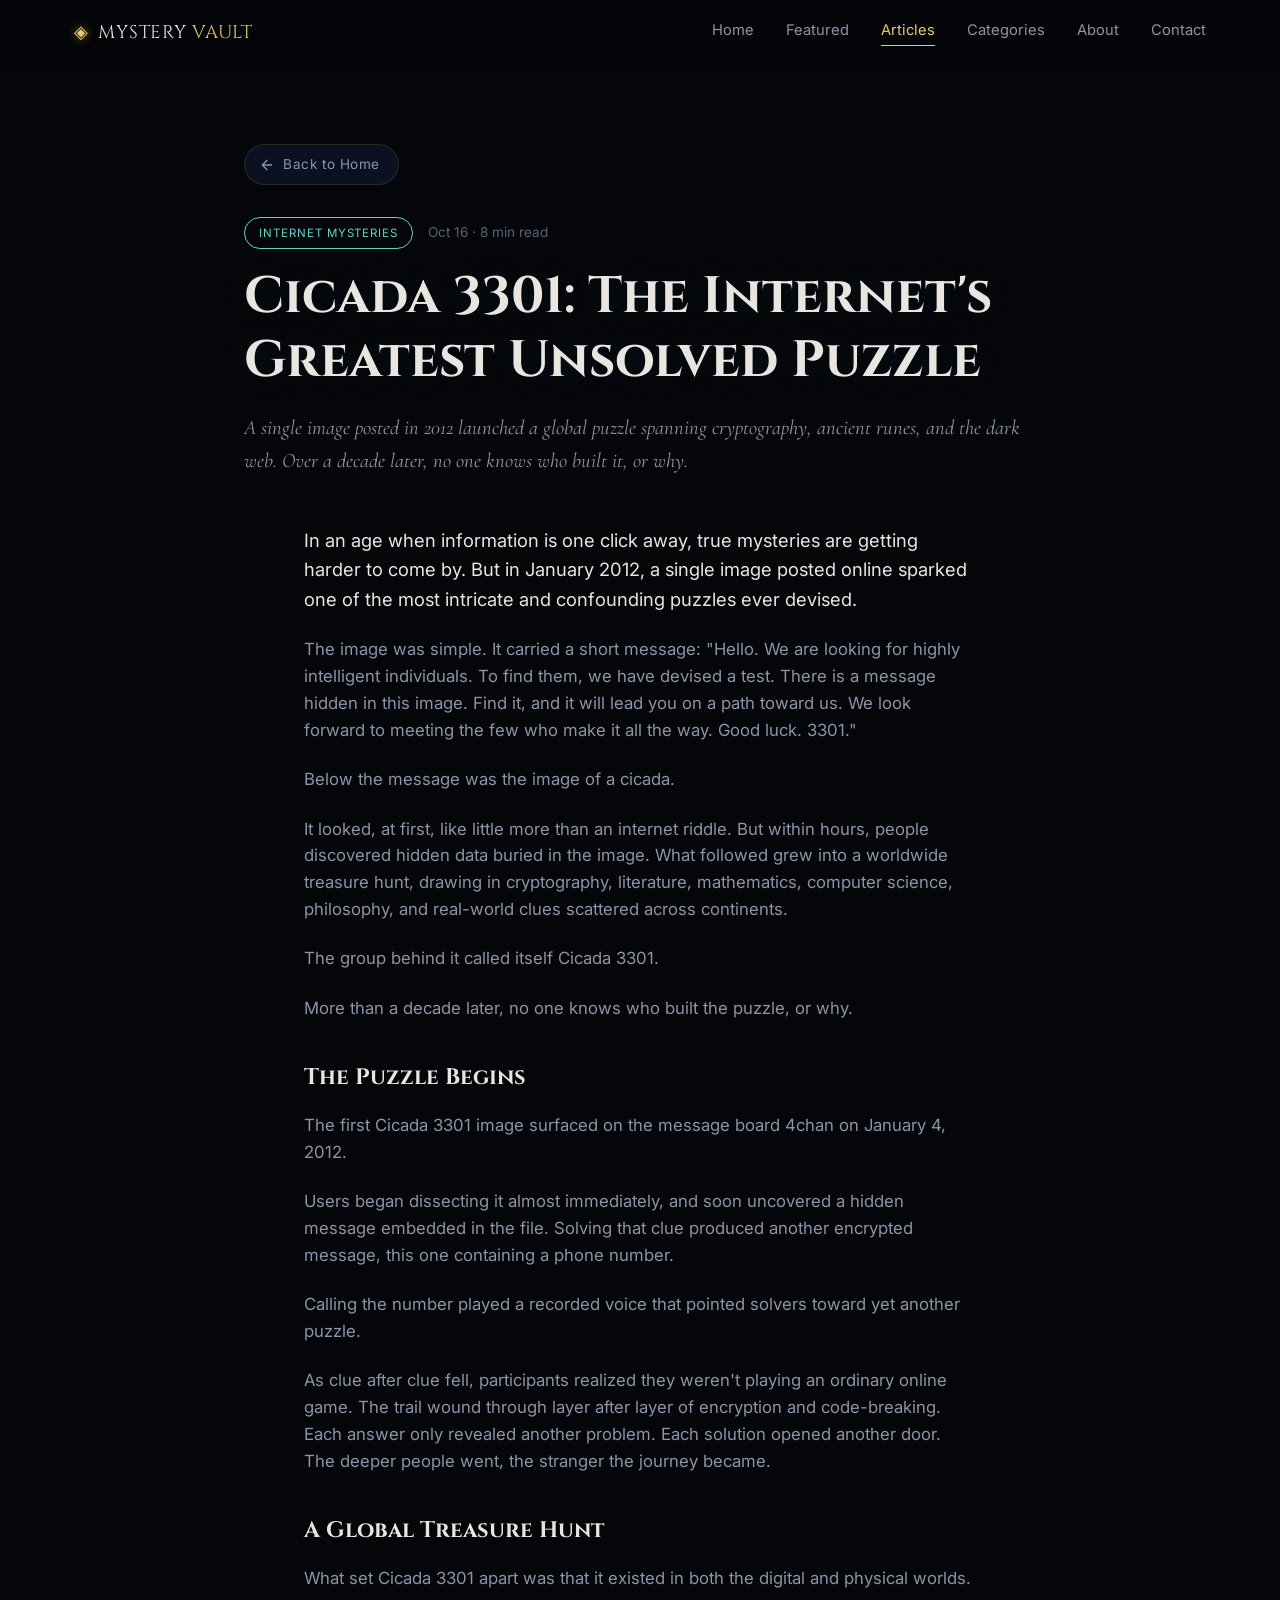
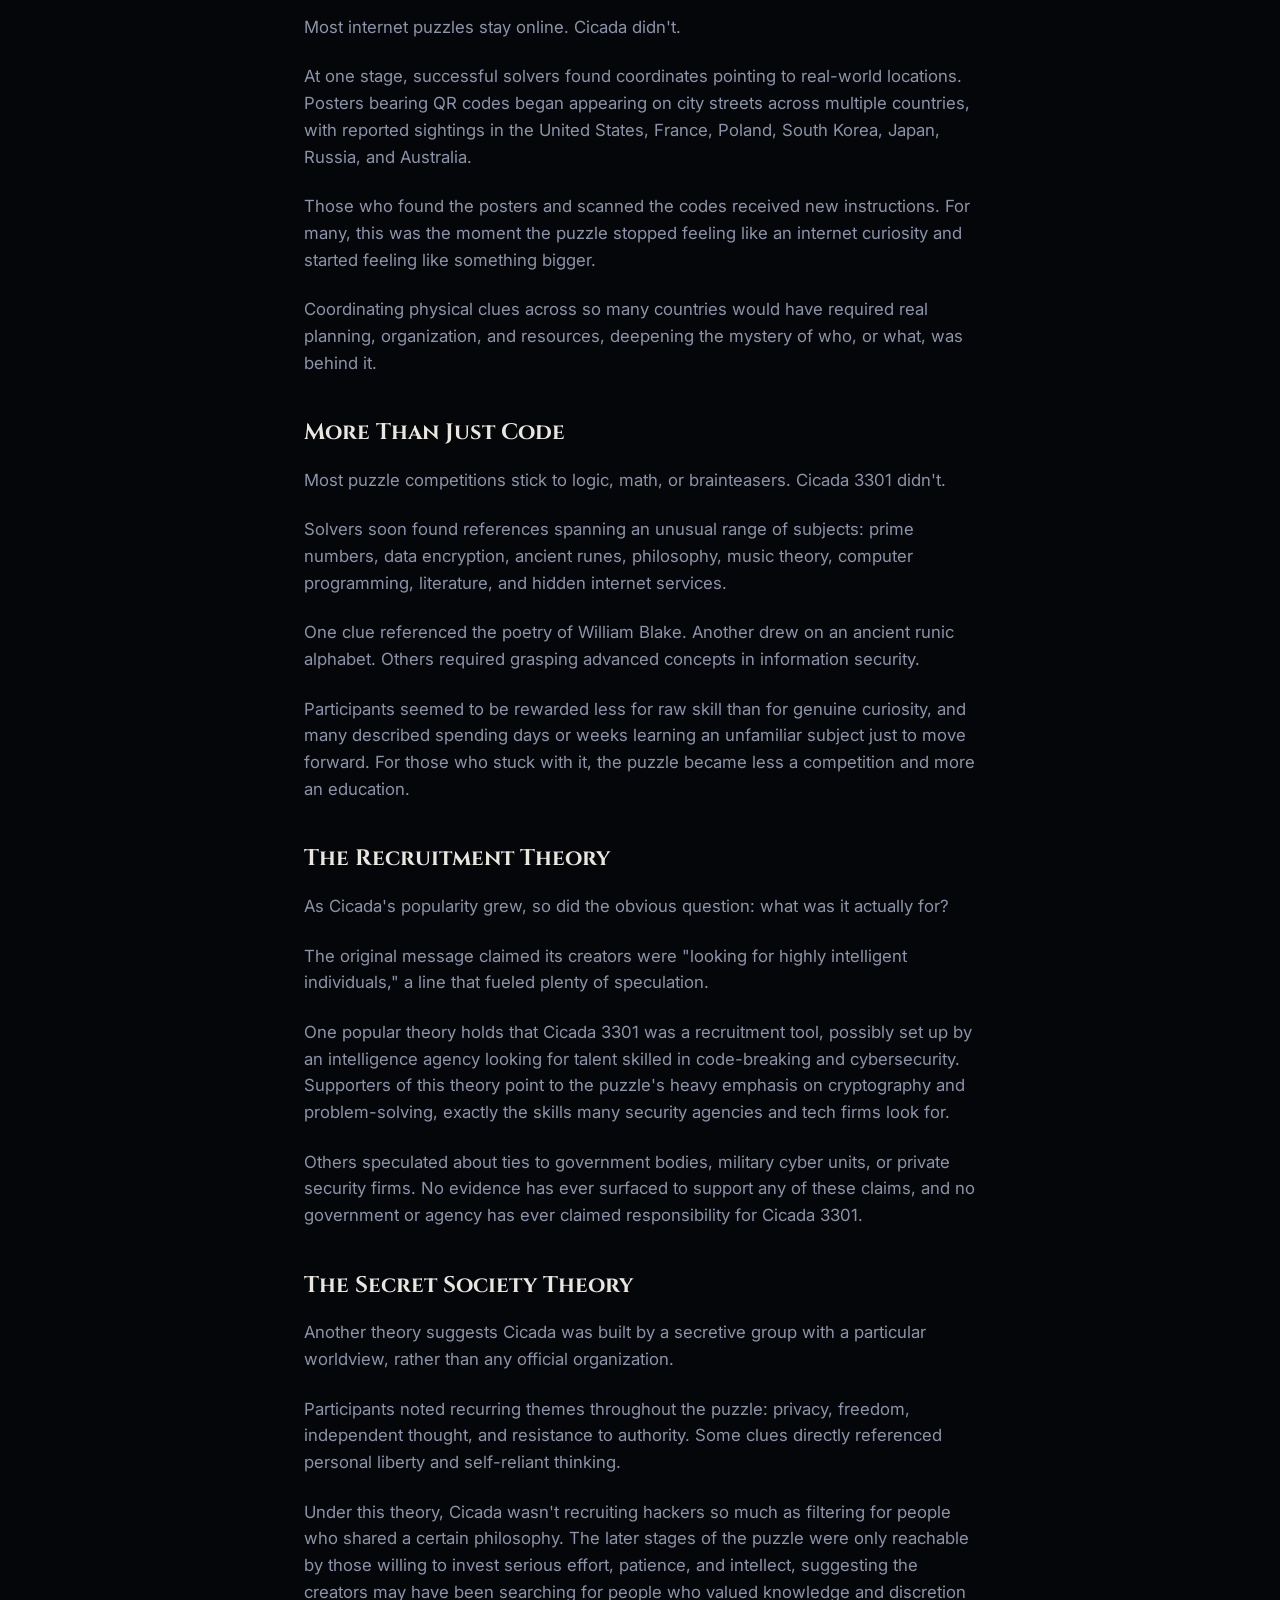
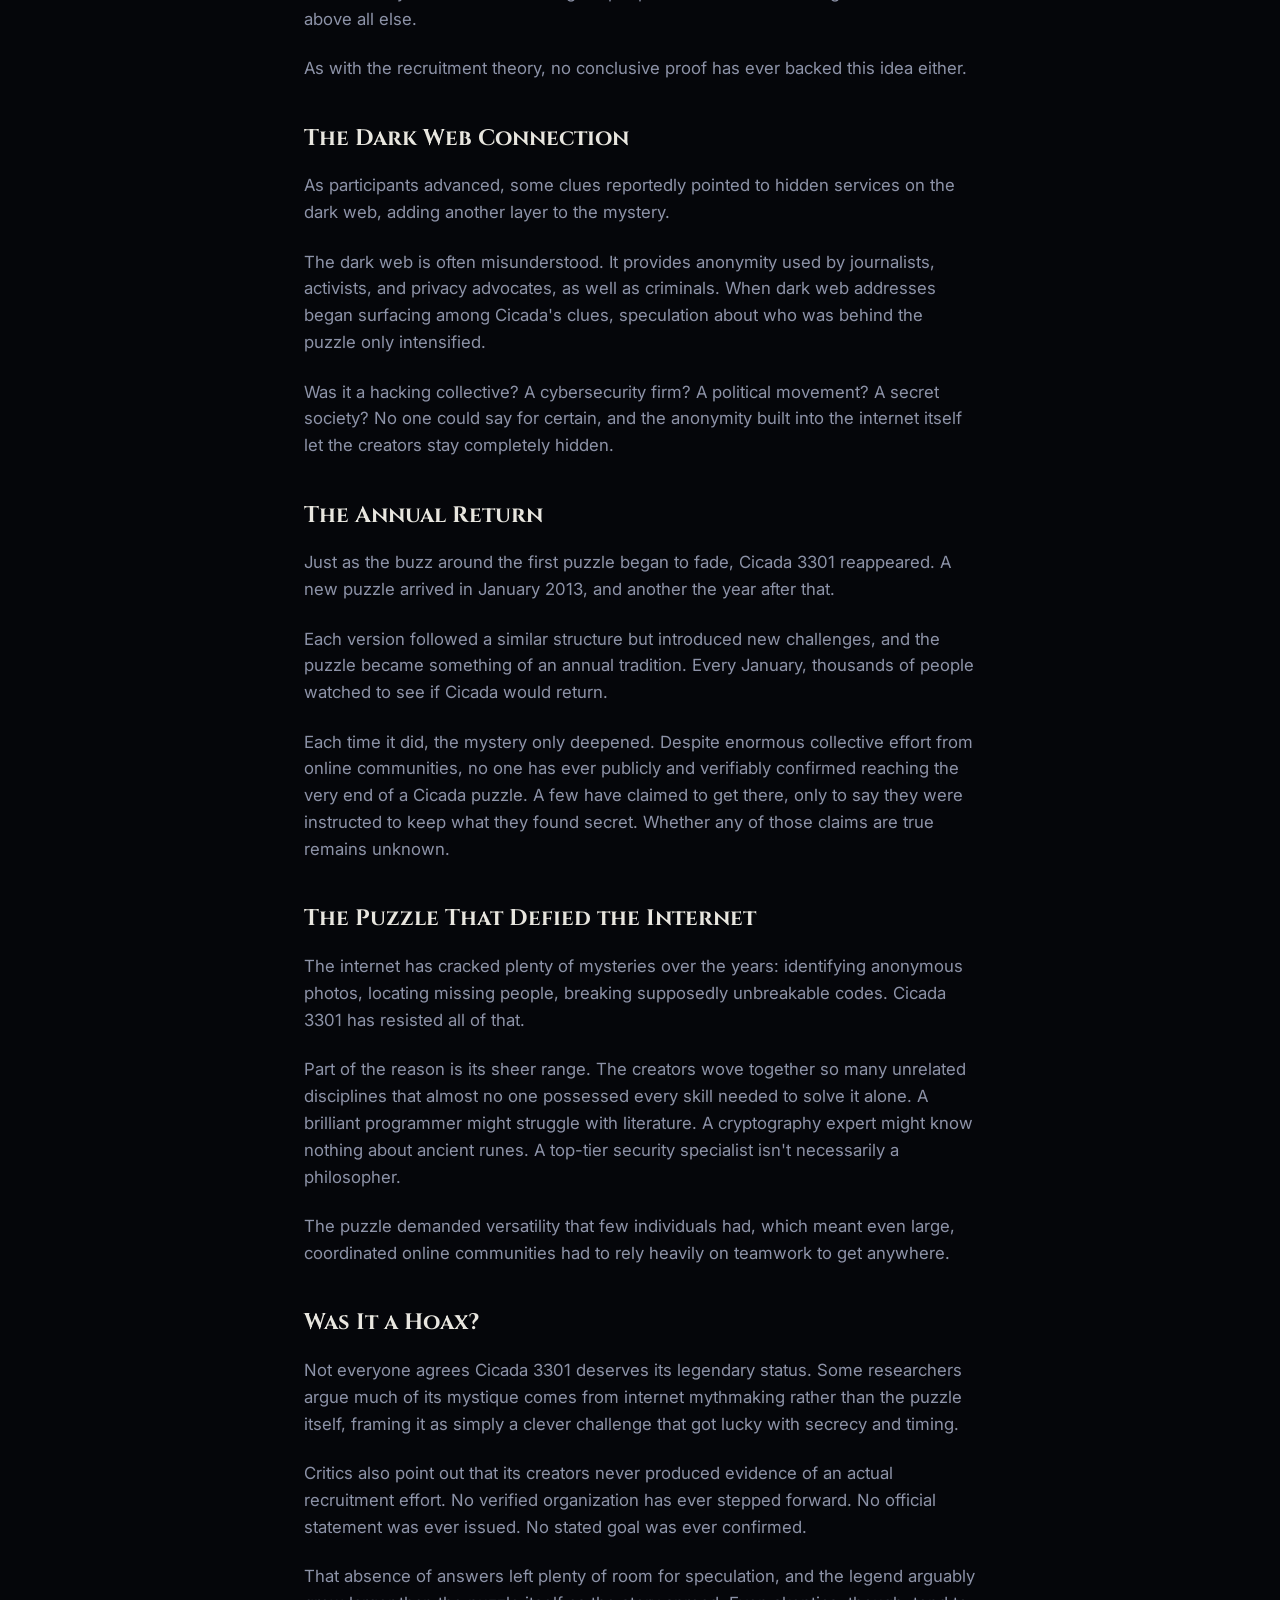
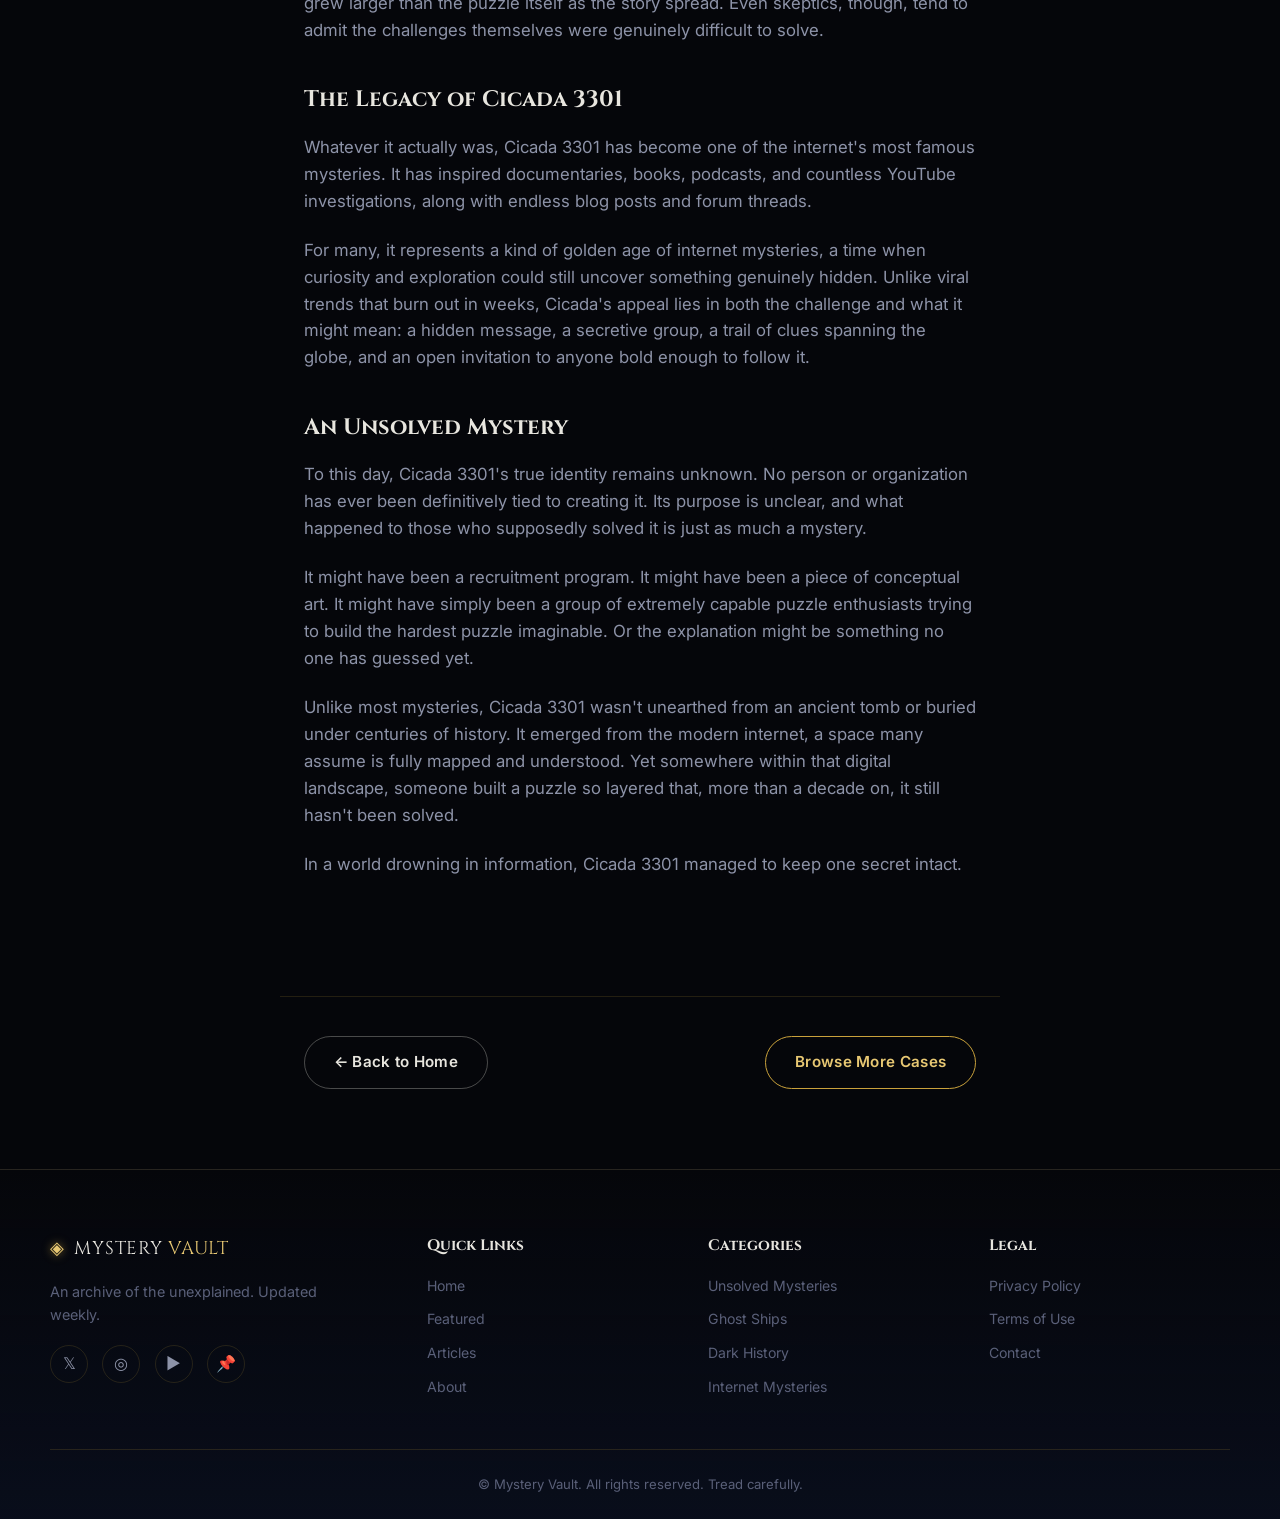
<file: article5.html>
<!DOCTYPE html>
<html lang="en">
<head>
  <meta charset="UTF-8" />
  <meta name="viewport" content="width=device-width, initial-scale=1.0" />

  <script async src="https://pagead2.googlesyndication.com/pagead/js/adsbygoogle.js?client=ca-pub-2722121307224694"
     crossorigin="anonymous"></script>

  <title>Cicada 3301: The Internet's Greatest Unsolved Puzzle — Mystery Vault</title>
  <meta name="description" content="In 2012, a single image launched a global puzzle spanning cryptography, ancient runes, and the dark web. No one has ever proven they reached the end." />
  <meta name="robots" content="index, follow" />

  <meta property="og:title" content="Cicada 3301: The Internet's Greatest Unsolved Puzzle — Mystery Vault" />
  <meta property="og:description" content="In 2012, a single image launched a global puzzle spanning cryptography, ancient runes, and the dark web. No one has ever proven they reached the end." />
  <meta property="og:type" content="article" />

  <link rel="icon" href="data:image/svg+xml,<svg xmlns=%22http://www.w3.org/2000/svg%22 viewBox=%220 0 100 100%22><text y=%22.9em%22 font-size=%2290%22>🔍</text></svg>" />

  <link rel="preconnect" href="https://fonts.googleapis.com">
  <link rel="preconnect" href="https://fonts.gstatic.com" crossorigin>
  <link href="https://fonts.googleapis.com/css2?family=Cinzel:wght@500;700;900&family=Cormorant+Garamond:ital,wght@0,500;0,600;1,500&family=Inter:wght@400;500;600;700&display=swap" rel="stylesheet">

  <link rel="stylesheet" href="style.css" />
</head>
<body>

  <div class="scroll-progress" id="scrollProgress"></div>

  <header class="navbar" id="navbar">
    <div class="nav-inner">
      <a href="index.html#home" class="logo">
        <span class="logo-mark">◈</span>
        <span class="logo-text">MYSTERY <em>VAULT</em></span>
      </a>

      <nav class="nav-links" id="navLinks">
        <a href="index.html#home" class="nav-link">Home</a>
        <a href="index.html#featured" class="nav-link">Featured</a>
        <a href="index.html#articles" class="nav-link active">Articles</a>
        <a href="index.html#categories" class="nav-link">Categories</a>
        <a href="index.html#about" class="nav-link">About</a>
        <a href="index.html#contact" class="nav-link">Contact</a>
      </nav>

      <button class="nav-toggle" id="navToggle" aria-label="Toggle navigation menu">
        <span></span><span></span><span></span>
      </button>
    </div>
  </header>

  <article>
    <div class="article-page-hero">
      <a href="index.html" class="back-home-link">
        <svg viewBox="0 0 24 24" fill="none" stroke="currentColor" stroke-width="2" stroke-linecap="round" stroke-linejoin="round"><path d="M19 12H5M12 19l-7-7 7-7"/></svg>
        Back to Home
      </a>
      <div class="article-page-meta">
        <span class="article-page-badge">Internet Mysteries</span>
        <span class="article-page-date">Oct 16 &middot; 8 min read</span>
      </div>
      <h1 class="article-page-title">Cicada 3301: The Internet's Greatest Unsolved Puzzle</h1>
      <p class="article-page-dek">A single image posted in 2012 launched a global puzzle spanning cryptography, ancient runes, and the dark web. Over a decade later, no one knows who built it, or why.</p>
    </div>



    <div class="article-page-body">
      <p>In an age when information is one click away, true mysteries are getting harder to come by. But in January 2012, a single image posted online sparked one of the most intricate and confounding puzzles ever devised.</p>
      <p>The image was simple. It carried a short message: "Hello. We are looking for highly intelligent individuals. To find them, we have devised a test. There is a message hidden in this image. Find it, and it will lead you on a path toward us. We look forward to meeting the few who make it all the way. Good luck. 3301."</p>
      <p>Below the message was the image of a cicada.</p>
      <p>It looked, at first, like little more than an internet riddle. But within hours, people discovered hidden data buried in the image. What followed grew into a worldwide treasure hunt, drawing in cryptography, literature, mathematics, computer science, philosophy, and real-world clues scattered across continents.</p>
      <p>The group behind it called itself Cicada 3301.</p>
      <p>More than a decade later, no one knows who built the puzzle, or why.</p>

      <h2>The Puzzle Begins</h2>
      <p>The first Cicada 3301 image surfaced on the message board 4chan on January 4, 2012.</p>
      <p>Users began dissecting it almost immediately, and soon uncovered a hidden message embedded in the file. Solving that clue produced another encrypted message, this one containing a phone number.</p>
      <p>Calling the number played a recorded voice that pointed solvers toward yet another puzzle.</p>
      <p>As clue after clue fell, participants realized they weren't playing an ordinary online game. The trail wound through layer after layer of encryption and code-breaking. Each answer only revealed another problem. Each solution opened another door. The deeper people went, the stranger the journey became.</p>

      <h2>A Global Treasure Hunt</h2>
      <p>What set Cicada 3301 apart was that it existed in both the digital and physical worlds.</p>
      <p>Most internet puzzles stay online. Cicada didn't.</p>
      <p>At one stage, successful solvers found coordinates pointing to real-world locations. Posters bearing QR codes began appearing on city streets across multiple countries, with reported sightings in the United States, France, Poland, South Korea, Japan, Russia, and Australia.</p>
      <p>Those who found the posters and scanned the codes received new instructions. For many, this was the moment the puzzle stopped feeling like an internet curiosity and started feeling like something bigger.</p>
      <p>Coordinating physical clues across so many countries would have required real planning, organization, and resources, deepening the mystery of who, or what, was behind it.</p>

      <h2>More Than Just Code</h2>
      <p>Most puzzle competitions stick to logic, math, or brainteasers. Cicada 3301 didn't.</p>
      <p>Solvers soon found references spanning an unusual range of subjects: prime numbers, data encryption, ancient runes, philosophy, music theory, computer programming, literature, and hidden internet services.</p>
      <p>One clue referenced the poetry of William Blake. Another drew on an ancient runic alphabet. Others required grasping advanced concepts in information security.</p>
      <p>Participants seemed to be rewarded less for raw skill than for genuine curiosity, and many described spending days or weeks learning an unfamiliar subject just to move forward. For those who stuck with it, the puzzle became less a competition and more an education.</p>

      <h2>The Recruitment Theory</h2>
      <p>As Cicada's popularity grew, so did the obvious question: what was it actually for?</p>
      <p>The original message claimed its creators were "looking for highly intelligent individuals," a line that fueled plenty of speculation.</p>
      <p>One popular theory holds that Cicada 3301 was a recruitment tool, possibly set up by an intelligence agency looking for talent skilled in code-breaking and cybersecurity. Supporters of this theory point to the puzzle's heavy emphasis on cryptography and problem-solving, exactly the skills many security agencies and tech firms look for.</p>
      <p>Others speculated about ties to government bodies, military cyber units, or private security firms. No evidence has ever surfaced to support any of these claims, and no government or agency has ever claimed responsibility for Cicada 3301.</p>

      <h2>The Secret Society Theory</h2>
      <p>Another theory suggests Cicada was built by a secretive group with a particular worldview, rather than any official organization.</p>
      <p>Participants noted recurring themes throughout the puzzle: privacy, freedom, independent thought, and resistance to authority. Some clues directly referenced personal liberty and self-reliant thinking.</p>
      <p>Under this theory, Cicada wasn't recruiting hackers so much as filtering for people who shared a certain philosophy. The later stages of the puzzle were only reachable by those willing to invest serious effort, patience, and intellect, suggesting the creators may have been searching for people who valued knowledge and discretion above all else.</p>
      <p>As with the recruitment theory, no conclusive proof has ever backed this idea either.</p>

      <h2>The Dark Web Connection</h2>
      <p>As participants advanced, some clues reportedly pointed to hidden services on the dark web, adding another layer to the mystery.</p>
      <p>The dark web is often misunderstood. It provides anonymity used by journalists, activists, and privacy advocates, as well as criminals. When dark web addresses began surfacing among Cicada's clues, speculation about who was behind the puzzle only intensified.</p>
      <p>Was it a hacking collective? A cybersecurity firm? A political movement? A secret society? No one could say for certain, and the anonymity built into the internet itself let the creators stay completely hidden.</p>

      <h2>The Annual Return</h2>
      <p>Just as the buzz around the first puzzle began to fade, Cicada 3301 reappeared. A new puzzle arrived in January 2013, and another the year after that.</p>
      <p>Each version followed a similar structure but introduced new challenges, and the puzzle became something of an annual tradition. Every January, thousands of people watched to see if Cicada would return.</p>
      <p>Each time it did, the mystery only deepened. Despite enormous collective effort from online communities, no one has ever publicly and verifiably confirmed reaching the very end of a Cicada puzzle. A few have claimed to get there, only to say they were instructed to keep what they found secret. Whether any of those claims are true remains unknown.</p>

      <h2>The Puzzle That Defied the Internet</h2>
      <p>The internet has cracked plenty of mysteries over the years: identifying anonymous photos, locating missing people, breaking supposedly unbreakable codes. Cicada 3301 has resisted all of that.</p>
      <p>Part of the reason is its sheer range. The creators wove together so many unrelated disciplines that almost no one possessed every skill needed to solve it alone. A brilliant programmer might struggle with literature. A cryptography expert might know nothing about ancient runes. A top-tier security specialist isn't necessarily a philosopher.</p>
      <p>The puzzle demanded versatility that few individuals had, which meant even large, coordinated online communities had to rely heavily on teamwork to get anywhere.</p>

      <h2>Was It a Hoax?</h2>
      <p>Not everyone agrees Cicada 3301 deserves its legendary status. Some researchers argue much of its mystique comes from internet mythmaking rather than the puzzle itself, framing it as simply a clever challenge that got lucky with secrecy and timing.</p>
      <p>Critics also point out that its creators never produced evidence of an actual recruitment effort. No verified organization has ever stepped forward. No official statement was ever issued. No stated goal was ever confirmed.</p>
      <p>That absence of answers left plenty of room for speculation, and the legend arguably grew larger than the puzzle itself as the story spread. Even skeptics, though, tend to admit the challenges themselves were genuinely difficult to solve.</p>

      <h2>The Legacy of Cicada 3301</h2>
      <p>Whatever it actually was, Cicada 3301 has become one of the internet's most famous mysteries. It has inspired documentaries, books, podcasts, and countless YouTube investigations, along with endless blog posts and forum threads.</p>
      <p>For many, it represents a kind of golden age of internet mysteries, a time when curiosity and exploration could still uncover something genuinely hidden. Unlike viral trends that burn out in weeks, Cicada's appeal lies in both the challenge and what it might mean: a hidden message, a secretive group, a trail of clues spanning the globe, and an open invitation to anyone bold enough to follow it.</p>

      <h2>An Unsolved Mystery</h2>
      <p>To this day, Cicada 3301's true identity remains unknown. No person or organization has ever been definitively tied to creating it. Its purpose is unclear, and what happened to those who supposedly solved it is just as much a mystery.</p>
      <p>It might have been a recruitment program. It might have been a piece of conceptual art. It might have simply been a group of extremely capable puzzle enthusiasts trying to build the hardest puzzle imaginable. Or the explanation might be something no one has guessed yet.</p>
      <p>Unlike most mysteries, Cicada 3301 wasn't unearthed from an ancient tomb or buried under centuries of history. It emerged from the modern internet, a space many assume is fully mapped and understood. Yet somewhere within that digital landscape, someone built a puzzle so layered that, more than a decade on, it still hasn't been solved.</p>
      <p>In a world drowning in information, Cicada 3301 managed to keep one secret intact.</p>
    </div>

    <div class="article-page-footer-nav">
      <a href="index.html" class="btn btn-ghost">&larr; Back to Home</a>
      <a href="index.html#articles" class="btn btn-outline">Browse More Cases</a>
    </div>
  </article>

  <footer class="footer">
    <div class="footer-grid">
      <div class="footer-brand">
        <a href="index.html#home" class="logo">
          <span class="logo-mark">◈</span>
          <span class="logo-text">MYSTERY <em>VAULT</em></span>
        </a>
        <p>An archive of the unexplained. Updated weekly.</p>
        <div class="social-icons">
          <a href="#" aria-label="Twitter / X">𝕏</a>
          <a href="#" aria-label="Instagram">◎</a>
          <a href="#" aria-label="YouTube">▶</a>
          <a href="#" aria-label="Pinterest">📌</a>
        </div>
      </div>

      <div class="footer-links">
        <h4>Quick Links</h4>
        <a href="index.html#home">Home</a>
        <a href="index.html#featured">Featured</a>
        <a href="index.html#articles">Articles</a>
        <a href="index.html#about">About</a>
      </div>

      <div class="footer-links">
        <h4>Categories</h4>
        <a href="index.html#categories">Unsolved Mysteries</a>
        <a href="index.html#categories">Ghost Ships</a>
        <a href="index.html#categories">Dark History</a>
        <a href="index.html#categories">Internet Mysteries</a>
      </div>

      <div class="footer-links">
        <h4>Legal</h4>
        <a href="privacy-policy.html">Privacy Policy</a>
        <a href="terms-of-use.html">Terms of Use</a>
        <a href="index.html#contact">Contact</a>
      </div>
    </div>

    <div class="footer-bottom">
      <p>&copy; <span id="year"></span> Mystery Vault. All rights reserved. Tread carefully.</p>
    </div>
  </footer>

  <button id="backToTop" class="back-to-top" aria-label="Back to top">↑</button>

  <script src="script.js"></script>
</body>
</html>
</file>
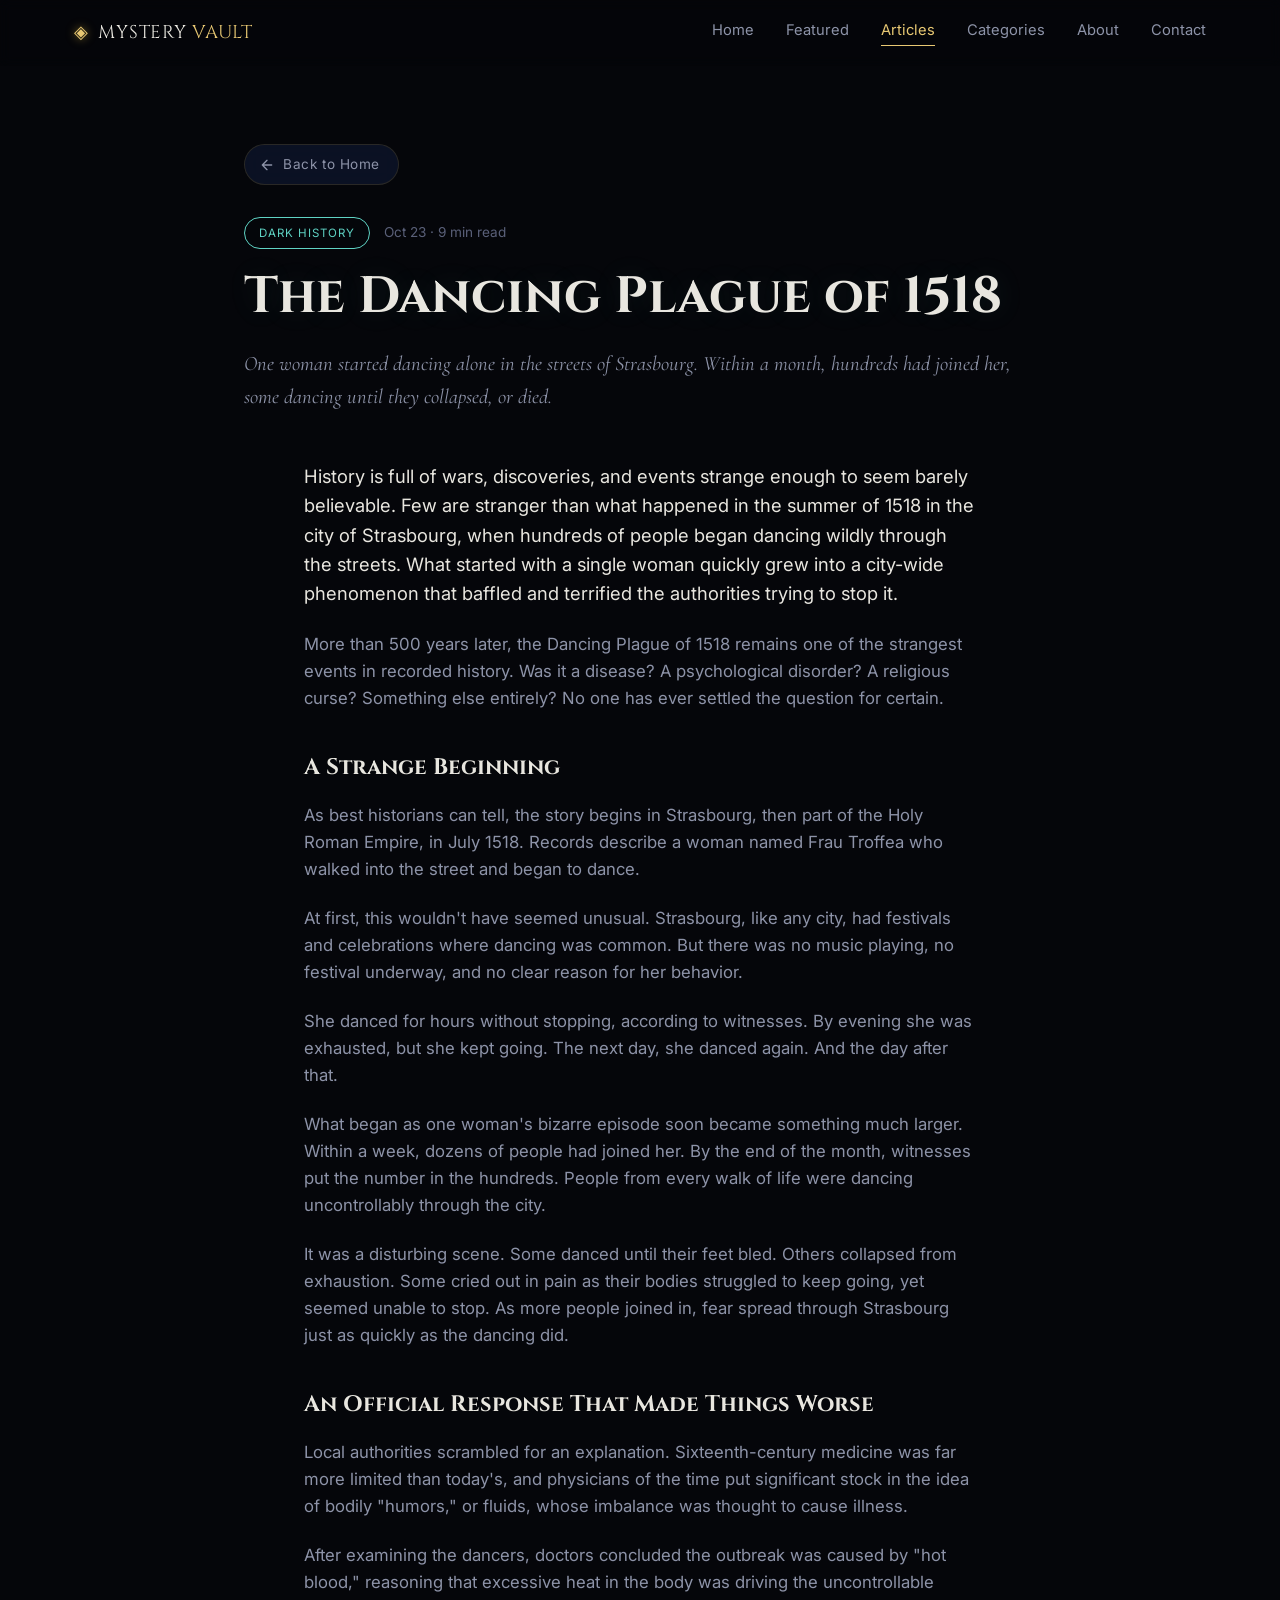
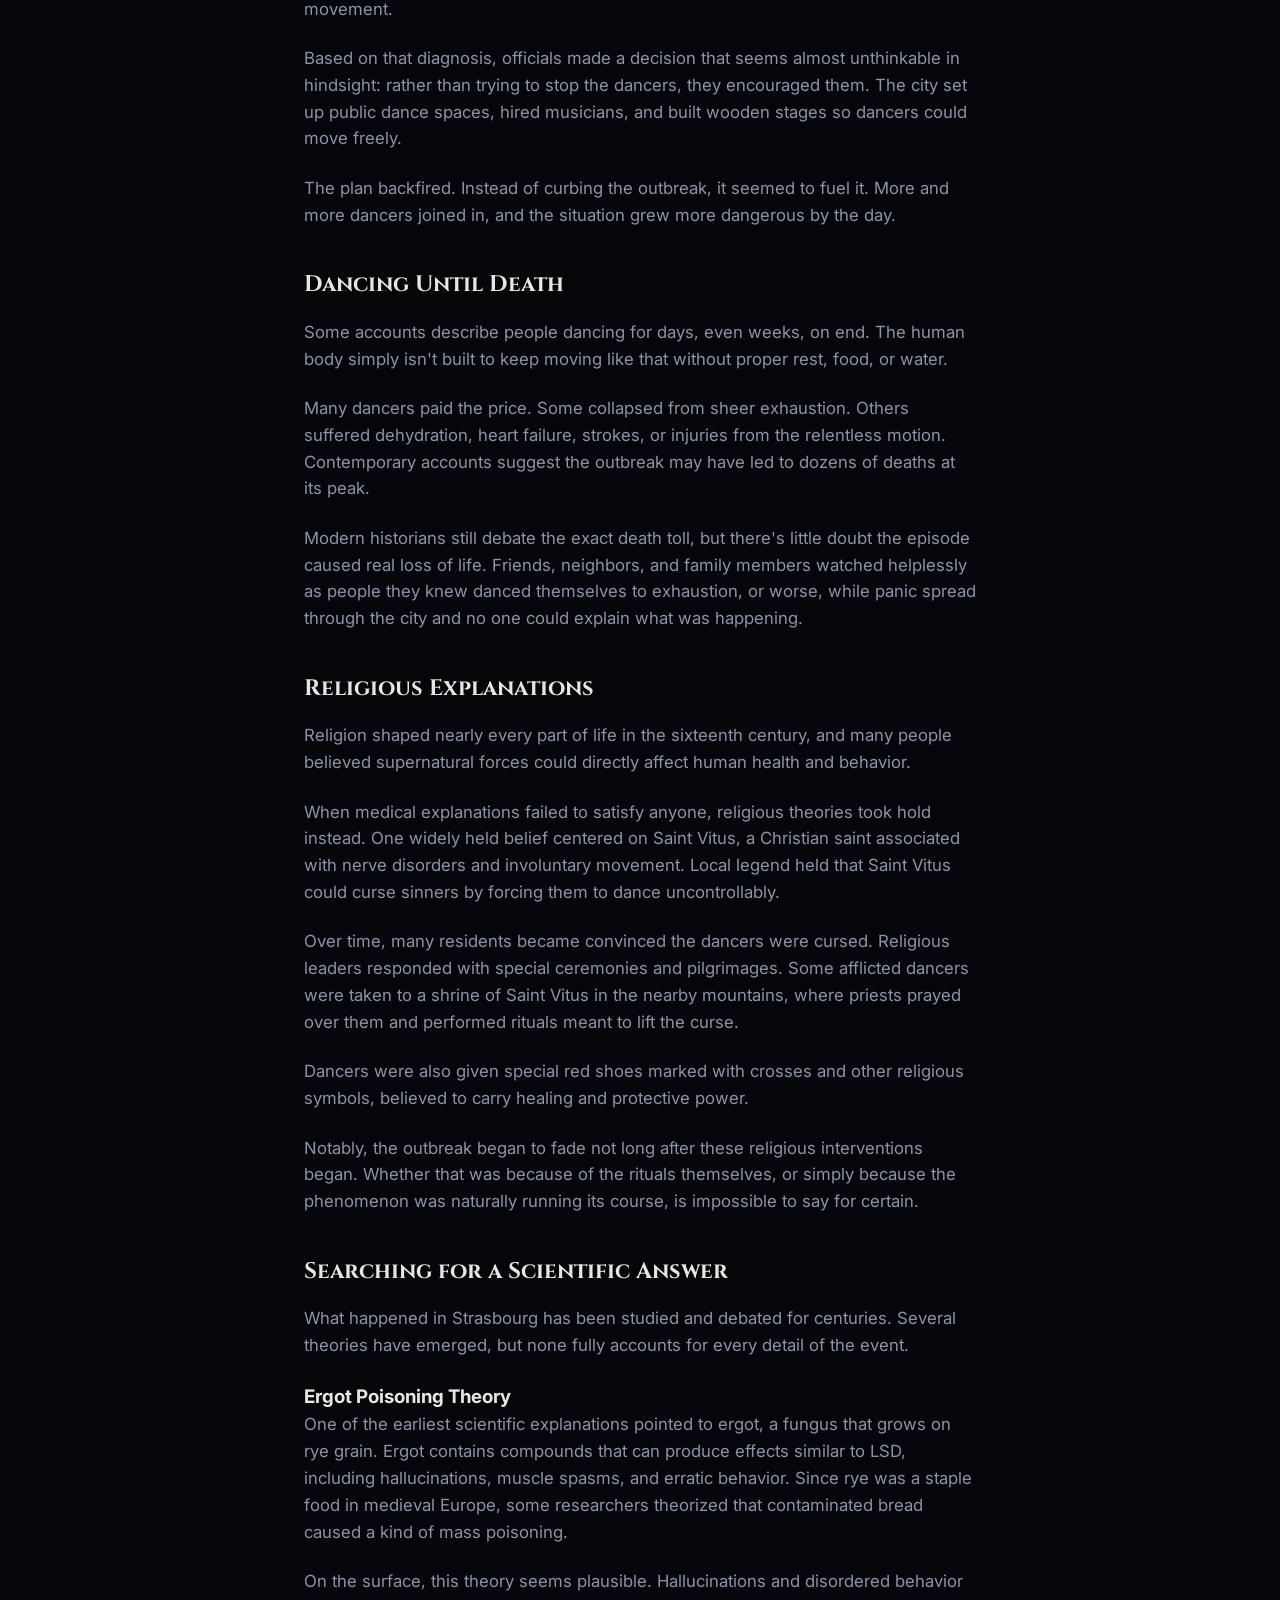
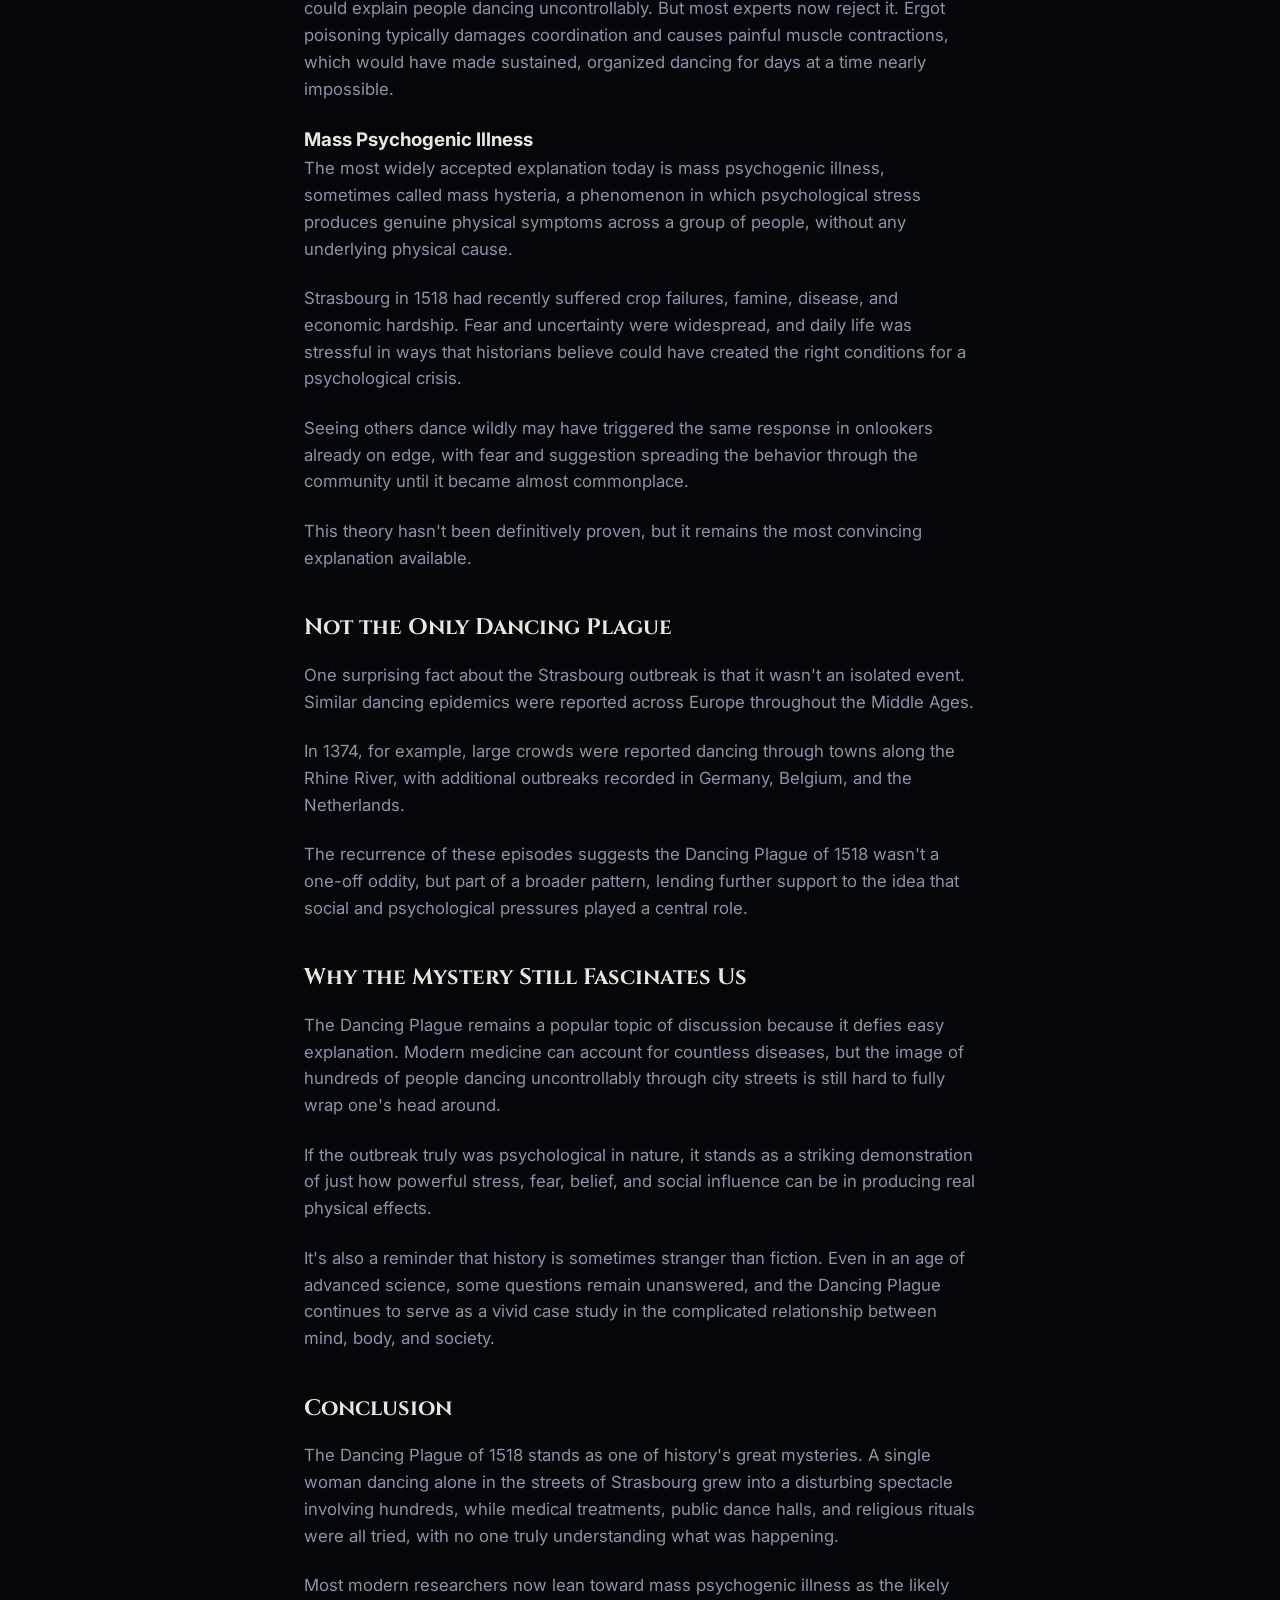
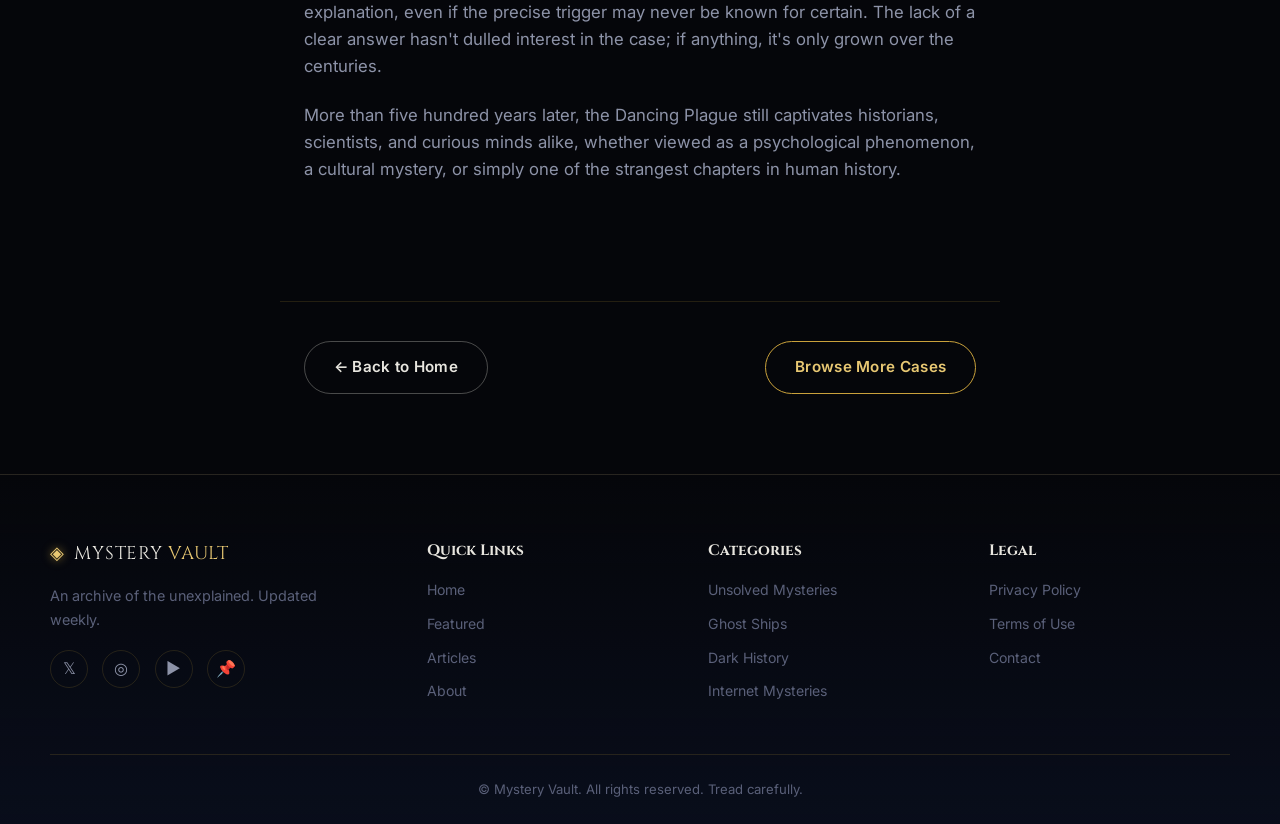
<file: article6.html>
<!DOCTYPE html>
<html lang="en">
<head>
  <meta charset="UTF-8" />
  <meta name="viewport" content="width=device-width, initial-scale=1.0" />

  <script async src="https://pagead2.googlesyndication.com/pagead/js/adsbygoogle.js?client=ca-pub-2722121307224694"
     crossorigin="anonymous"></script>

  <title>The Dancing Plague of 1518 — Mystery Vault</title>
  <meta name="description" content="In the summer of 1518, hundreds of people in Strasbourg danced uncontrollably for days, some until they collapsed or died. No one has ever fully explained why." />
  <meta name="robots" content="index, follow" />

  <meta property="og:title" content="The Dancing Plague of 1518 — Mystery Vault" />
  <meta property="og:description" content="In the summer of 1518, hundreds of people in Strasbourg danced uncontrollably for days, some until they collapsed or died. No one has ever fully explained why." />
  <meta property="og:type" content="article" />

  <link rel="icon" href="data:image/svg+xml,<svg xmlns=%22http://www.w3.org/2000/svg%22 viewBox=%220 0 100 100%22><text y=%22.9em%22 font-size=%2290%22>🔍</text></svg>" />

  <link rel="preconnect" href="https://fonts.googleapis.com">
  <link rel="preconnect" href="https://fonts.gstatic.com" crossorigin>
  <link href="https://fonts.googleapis.com/css2?family=Cinzel:wght@500;700;900&family=Cormorant+Garamond:ital,wght@0,500;0,600;1,500&family=Inter:wght@400;500;600;700&display=swap" rel="stylesheet">

  <link rel="stylesheet" href="style.css" />
</head>
<body>

  <div class="scroll-progress" id="scrollProgress"></div>

  <header class="navbar" id="navbar">
    <div class="nav-inner">
      <a href="index.html#home" class="logo">
        <span class="logo-mark">◈</span>
        <span class="logo-text">MYSTERY <em>VAULT</em></span>
      </a>

      <nav class="nav-links" id="navLinks">
        <a href="index.html#home" class="nav-link">Home</a>
        <a href="index.html#featured" class="nav-link">Featured</a>
        <a href="index.html#articles" class="nav-link active">Articles</a>
        <a href="index.html#categories" class="nav-link">Categories</a>
        <a href="index.html#about" class="nav-link">About</a>
        <a href="index.html#contact" class="nav-link">Contact</a>
      </nav>

      <button class="nav-toggle" id="navToggle" aria-label="Toggle navigation menu">
        <span></span><span></span><span></span>
      </button>
    </div>
  </header>

  <article>
    <div class="article-page-hero">
      <a href="index.html" class="back-home-link">
        <svg viewBox="0 0 24 24" fill="none" stroke="currentColor" stroke-width="2" stroke-linecap="round" stroke-linejoin="round"><path d="M19 12H5M12 19l-7-7 7-7"/></svg>
        Back to Home
      </a>
      <div class="article-page-meta">
        <span class="article-page-badge">Dark History</span>
        <span class="article-page-date">Oct 23 &middot; 9 min read</span>
      </div>
      <h1 class="article-page-title">The Dancing Plague of 1518</h1>
      <p class="article-page-dek">One woman started dancing alone in the streets of Strasbourg. Within a month, hundreds had joined her, some dancing until they collapsed, or died.</p>
    </div>



    <div class="article-page-body">
      <p>History is full of wars, discoveries, and events strange enough to seem barely believable. Few are stranger than what happened in the summer of 1518 in the city of Strasbourg, when hundreds of people began dancing wildly through the streets. What started with a single woman quickly grew into a city-wide phenomenon that baffled and terrified the authorities trying to stop it.</p>
      <p>More than 500 years later, the Dancing Plague of 1518 remains one of the strangest events in recorded history. Was it a disease? A psychological disorder? A religious curse? Something else entirely? No one has ever settled the question for certain.</p>

      <h2>A Strange Beginning</h2>
      <p>As best historians can tell, the story begins in Strasbourg, then part of the Holy Roman Empire, in July 1518. Records describe a woman named Frau Troffea who walked into the street and began to dance.</p>
      <p>At first, this wouldn't have seemed unusual. Strasbourg, like any city, had festivals and celebrations where dancing was common. But there was no music playing, no festival underway, and no clear reason for her behavior.</p>
      <p>She danced for hours without stopping, according to witnesses. By evening she was exhausted, but she kept going. The next day, she danced again. And the day after that.</p>
      <p>What began as one woman's bizarre episode soon became something much larger. Within a week, dozens of people had joined her. By the end of the month, witnesses put the number in the hundreds. People from every walk of life were dancing uncontrollably through the city.</p>
      <p>It was a disturbing scene. Some danced until their feet bled. Others collapsed from exhaustion. Some cried out in pain as their bodies struggled to keep going, yet seemed unable to stop. As more people joined in, fear spread through Strasbourg just as quickly as the dancing did.</p>

      <h2>An Official Response That Made Things Worse</h2>
      <p>Local authorities scrambled for an explanation. Sixteenth-century medicine was far more limited than today's, and physicians of the time put significant stock in the idea of bodily "humors," or fluids, whose imbalance was thought to cause illness.</p>
      <p>After examining the dancers, doctors concluded the outbreak was caused by "hot blood," reasoning that excessive heat in the body was driving the uncontrollable movement.</p>
      <p>Based on that diagnosis, officials made a decision that seems almost unthinkable in hindsight: rather than trying to stop the dancers, they encouraged them. The city set up public dance spaces, hired musicians, and built wooden stages so dancers could move freely.</p>
      <p>The plan backfired. Instead of curbing the outbreak, it seemed to fuel it. More and more dancers joined in, and the situation grew more dangerous by the day.</p>

      <h2>Dancing Until Death</h2>
      <p>Some accounts describe people dancing for days, even weeks, on end. The human body simply isn't built to keep moving like that without proper rest, food, or water.</p>
      <p>Many dancers paid the price. Some collapsed from sheer exhaustion. Others suffered dehydration, heart failure, strokes, or injuries from the relentless motion. Contemporary accounts suggest the outbreak may have led to dozens of deaths at its peak.</p>
      <p>Modern historians still debate the exact death toll, but there's little doubt the episode caused real loss of life. Friends, neighbors, and family members watched helplessly as people they knew danced themselves to exhaustion, or worse, while panic spread through the city and no one could explain what was happening.</p>

      <h2>Religious Explanations</h2>
      <p>Religion shaped nearly every part of life in the sixteenth century, and many people believed supernatural forces could directly affect human health and behavior.</p>
      <p>When medical explanations failed to satisfy anyone, religious theories took hold instead. One widely held belief centered on Saint Vitus, a Christian saint associated with nerve disorders and involuntary movement. Local legend held that Saint Vitus could curse sinners by forcing them to dance uncontrollably.</p>
      <p>Over time, many residents became convinced the dancers were cursed. Religious leaders responded with special ceremonies and pilgrimages. Some afflicted dancers were taken to a shrine of Saint Vitus in the nearby mountains, where priests prayed over them and performed rituals meant to lift the curse.</p>
      <p>Dancers were also given special red shoes marked with crosses and other religious symbols, believed to carry healing and protective power.</p>
      <p>Notably, the outbreak began to fade not long after these religious interventions began. Whether that was because of the rituals themselves, or simply because the phenomenon was naturally running its course, is impossible to say for certain.</p>

      <h2>Searching for a Scientific Answer</h2>
      <p>What happened in Strasbourg has been studied and debated for centuries. Several theories have emerged, but none fully accounts for every detail of the event.</p>

      <h3>Ergot Poisoning Theory</h3>
      <p>One of the earliest scientific explanations pointed to ergot, a fungus that grows on rye grain. Ergot contains compounds that can produce effects similar to LSD, including hallucinations, muscle spasms, and erratic behavior. Since rye was a staple food in medieval Europe, some researchers theorized that contaminated bread caused a kind of mass poisoning.</p>
      <p>On the surface, this theory seems plausible. Hallucinations and disordered behavior could explain people dancing uncontrollably. But most experts now reject it. Ergot poisoning typically damages coordination and causes painful muscle contractions, which would have made sustained, organized dancing for days at a time nearly impossible.</p>

      <h3>Mass Psychogenic Illness</h3>
      <p>The most widely accepted explanation today is mass psychogenic illness, sometimes called mass hysteria, a phenomenon in which psychological stress produces genuine physical symptoms across a group of people, without any underlying physical cause.</p>
      <p>Strasbourg in 1518 had recently suffered crop failures, famine, disease, and economic hardship. Fear and uncertainty were widespread, and daily life was stressful in ways that historians believe could have created the right conditions for a psychological crisis.</p>
      <p>Seeing others dance wildly may have triggered the same response in onlookers already on edge, with fear and suggestion spreading the behavior through the community until it became almost commonplace.</p>
      <p>This theory hasn't been definitively proven, but it remains the most convincing explanation available.</p>

      <h2>Not the Only Dancing Plague</h2>
      <p>One surprising fact about the Strasbourg outbreak is that it wasn't an isolated event. Similar dancing epidemics were reported across Europe throughout the Middle Ages.</p>
      <p>In 1374, for example, large crowds were reported dancing through towns along the Rhine River, with additional outbreaks recorded in Germany, Belgium, and the Netherlands.</p>
      <p>The recurrence of these episodes suggests the Dancing Plague of 1518 wasn't a one-off oddity, but part of a broader pattern, lending further support to the idea that social and psychological pressures played a central role.</p>

      <h2>Why the Mystery Still Fascinates Us</h2>
      <p>The Dancing Plague remains a popular topic of discussion because it defies easy explanation. Modern medicine can account for countless diseases, but the image of hundreds of people dancing uncontrollably through city streets is still hard to fully wrap one's head around.</p>
      <p>If the outbreak truly was psychological in nature, it stands as a striking demonstration of just how powerful stress, fear, belief, and social influence can be in producing real physical effects.</p>
      <p>It's also a reminder that history is sometimes stranger than fiction. Even in an age of advanced science, some questions remain unanswered, and the Dancing Plague continues to serve as a vivid case study in the complicated relationship between mind, body, and society.</p>

      <h2>Conclusion</h2>
      <p>The Dancing Plague of 1518 stands as one of history's great mysteries. A single woman dancing alone in the streets of Strasbourg grew into a disturbing spectacle involving hundreds, while medical treatments, public dance halls, and religious rituals were all tried, with no one truly understanding what was happening.</p>
      <p>Most modern researchers now lean toward mass psychogenic illness as the likely explanation, even if the precise trigger may never be known for certain. The lack of a clear answer hasn't dulled interest in the case; if anything, it's only grown over the centuries.</p>
      <p>More than five hundred years later, the Dancing Plague still captivates historians, scientists, and curious minds alike, whether viewed as a psychological phenomenon, a cultural mystery, or simply one of the strangest chapters in human history.</p>
    </div>

    <div class="article-page-footer-nav">
      <a href="index.html" class="btn btn-ghost">&larr; Back to Home</a>
      <a href="index.html#articles" class="btn btn-outline">Browse More Cases</a>
    </div>
  </article>

  <footer class="footer">
    <div class="footer-grid">
      <div class="footer-brand">
        <a href="index.html#home" class="logo">
          <span class="logo-mark">◈</span>
          <span class="logo-text">MYSTERY <em>VAULT</em></span>
        </a>
        <p>An archive of the unexplained. Updated weekly.</p>
        <div class="social-icons">
          <a href="#" aria-label="Twitter / X">𝕏</a>
          <a href="#" aria-label="Instagram">◎</a>
          <a href="#" aria-label="YouTube">▶</a>
          <a href="#" aria-label="Pinterest">📌</a>
        </div>
      </div>

      <div class="footer-links">
        <h4>Quick Links</h4>
        <a href="index.html#home">Home</a>
        <a href="index.html#featured">Featured</a>
        <a href="index.html#articles">Articles</a>
        <a href="index.html#about">About</a>
      </div>

      <div class="footer-links">
        <h4>Categories</h4>
        <a href="index.html#categories">Unsolved Mysteries</a>
        <a href="index.html#categories">Ghost Ships</a>
        <a href="index.html#categories">Dark History</a>
        <a href="index.html#categories">Internet Mysteries</a>
      </div>

      <div class="footer-links">
        <h4>Legal</h4>
        <a href="privacy-policy.html">Privacy Policy</a>
        <a href="terms-of-use.html">Terms of Use</a>
        <a href="index.html#contact">Contact</a>
      </div>
    </div>

    <div class="footer-bottom">
      <p>&copy; <span id="year"></span> Mystery Vault. All rights reserved. Tread carefully.</p>
    </div>
  </footer>

  <button id="backToTop" class="back-to-top" aria-label="Back to top">↑</button>

  <script src="script.js"></script>
</body>
</html>
</file>
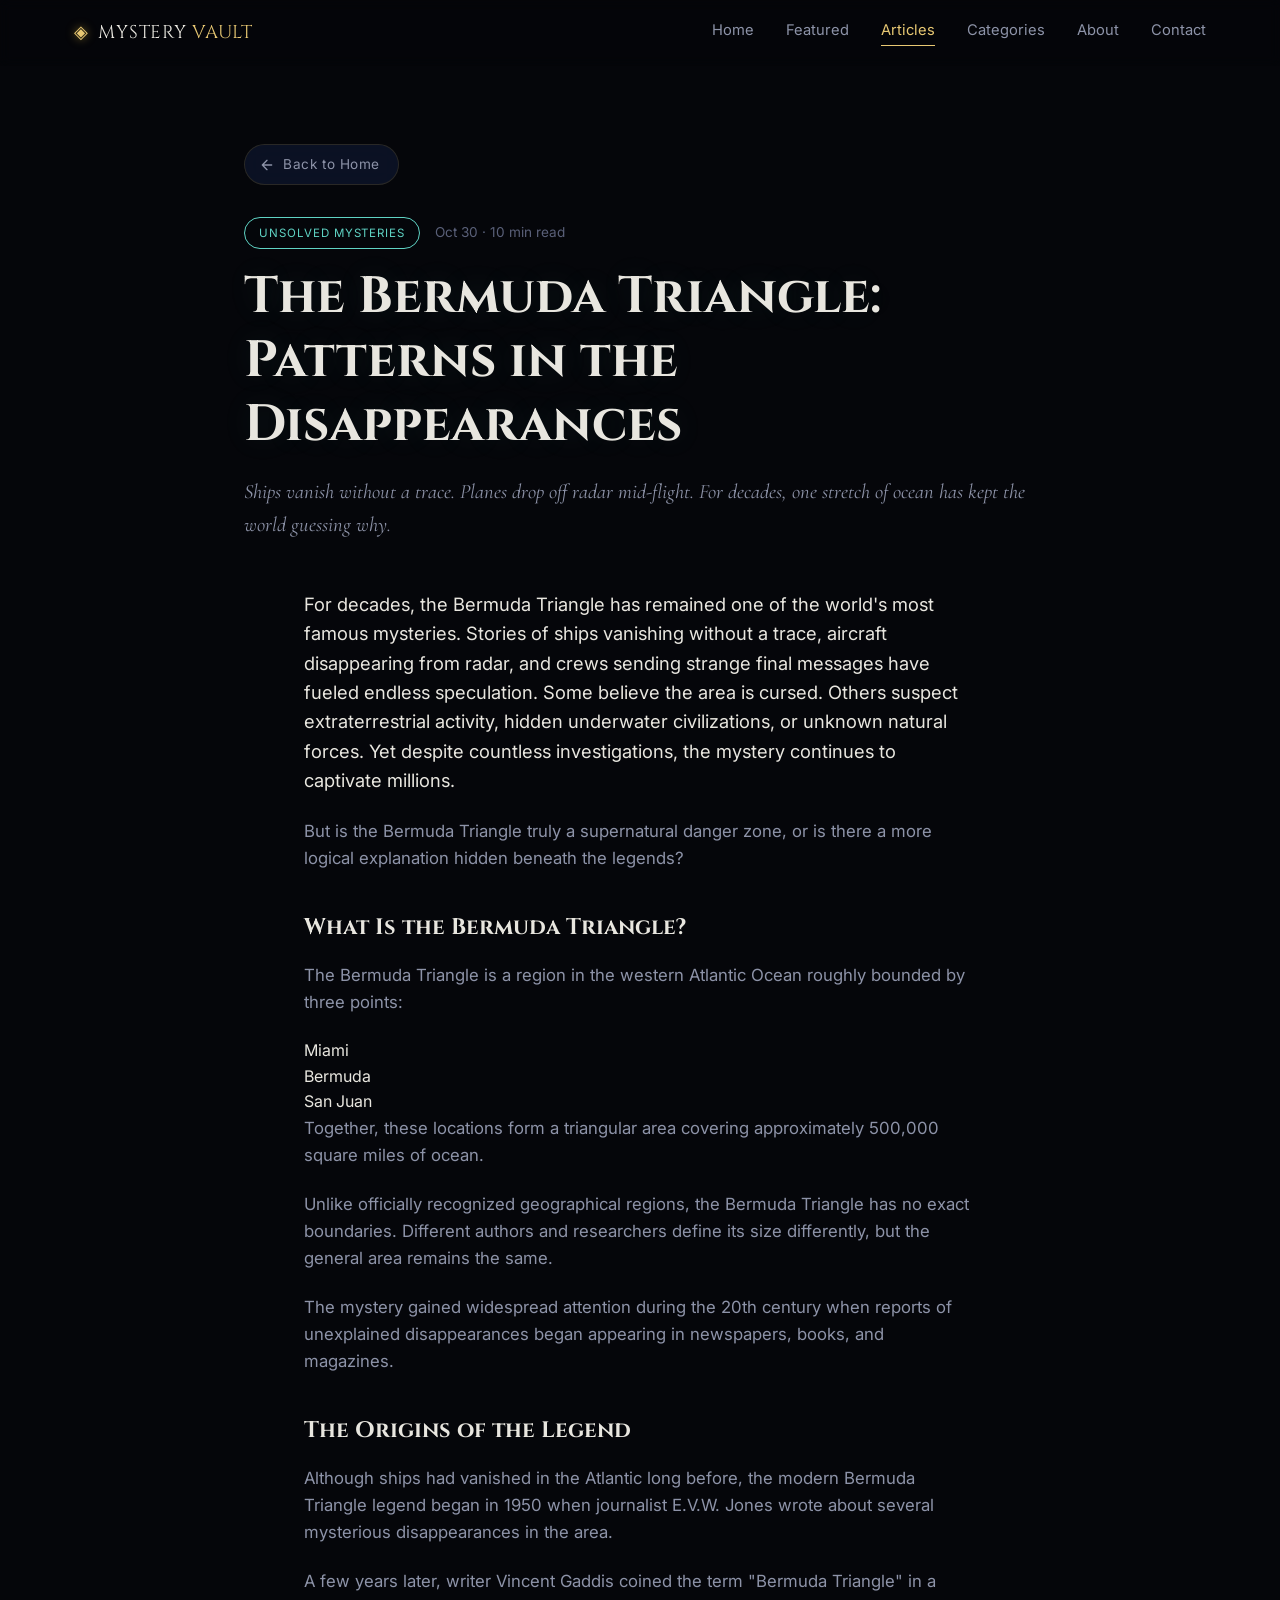
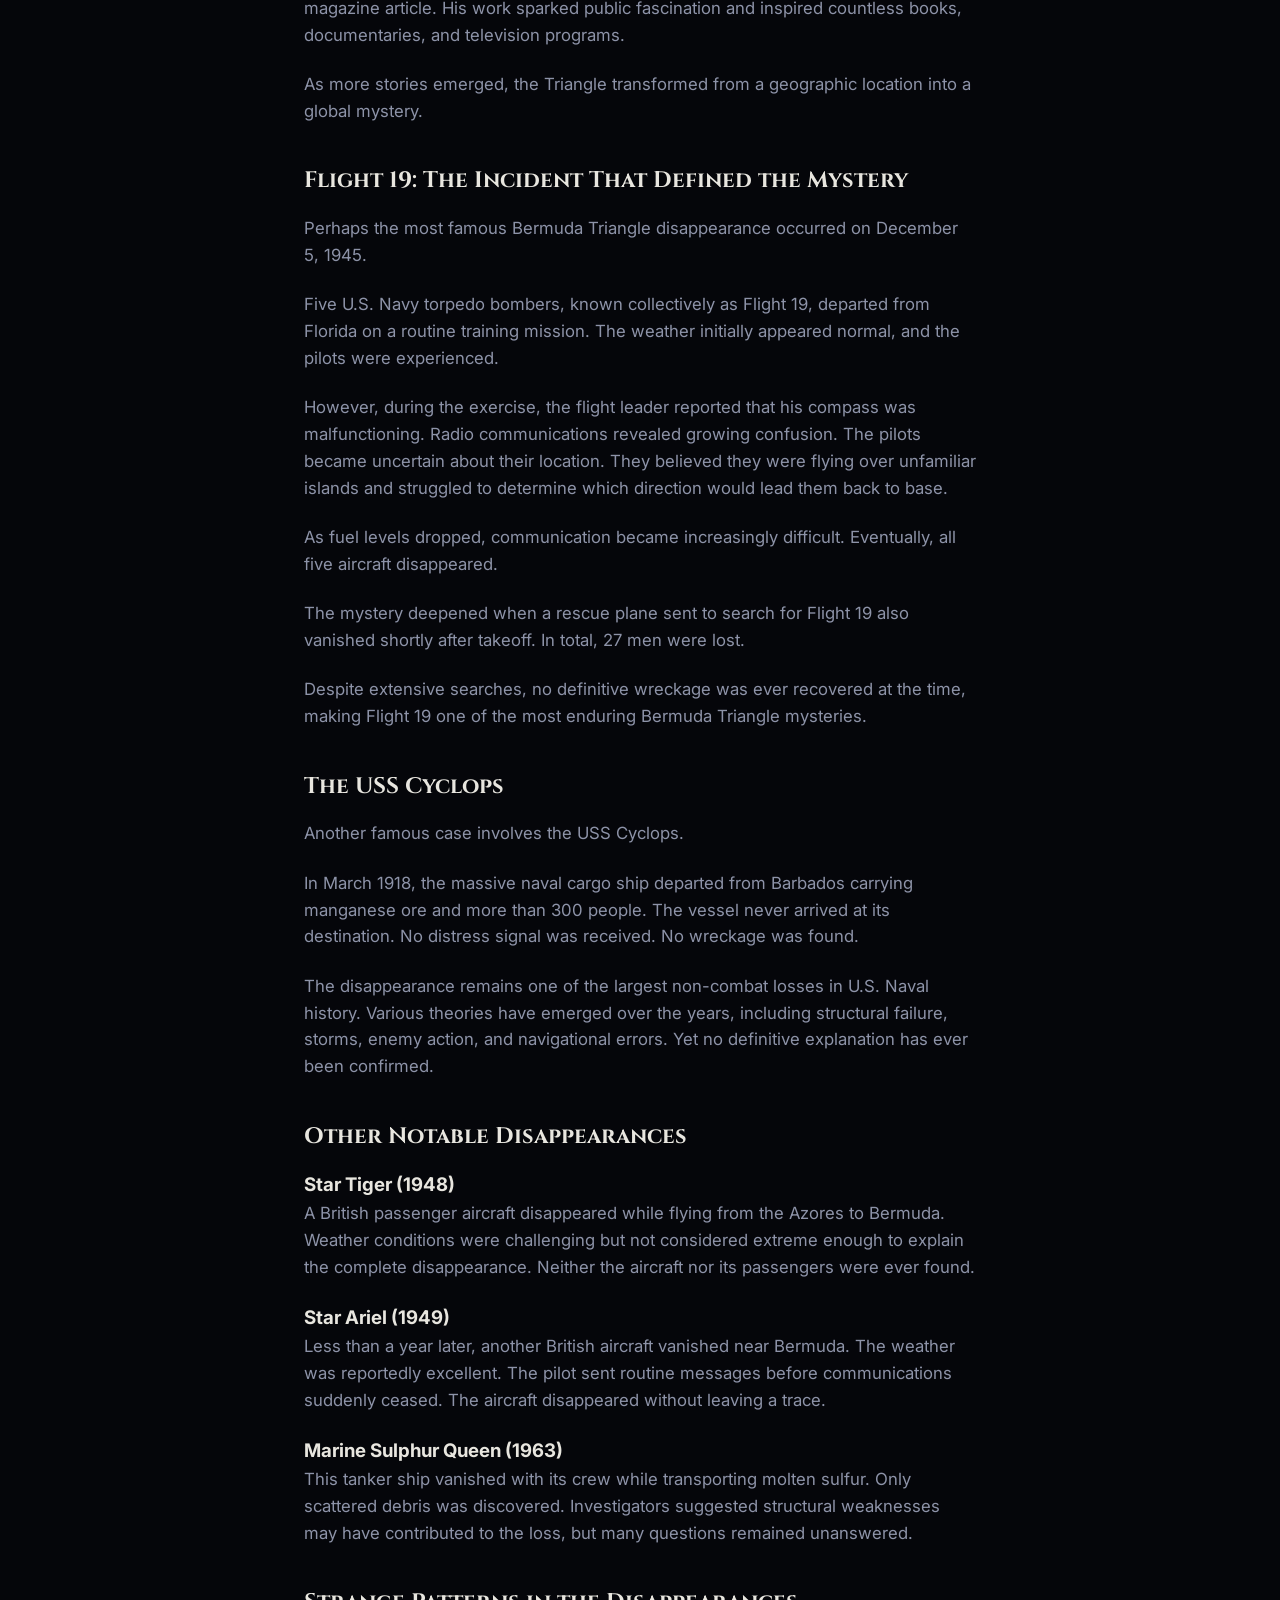
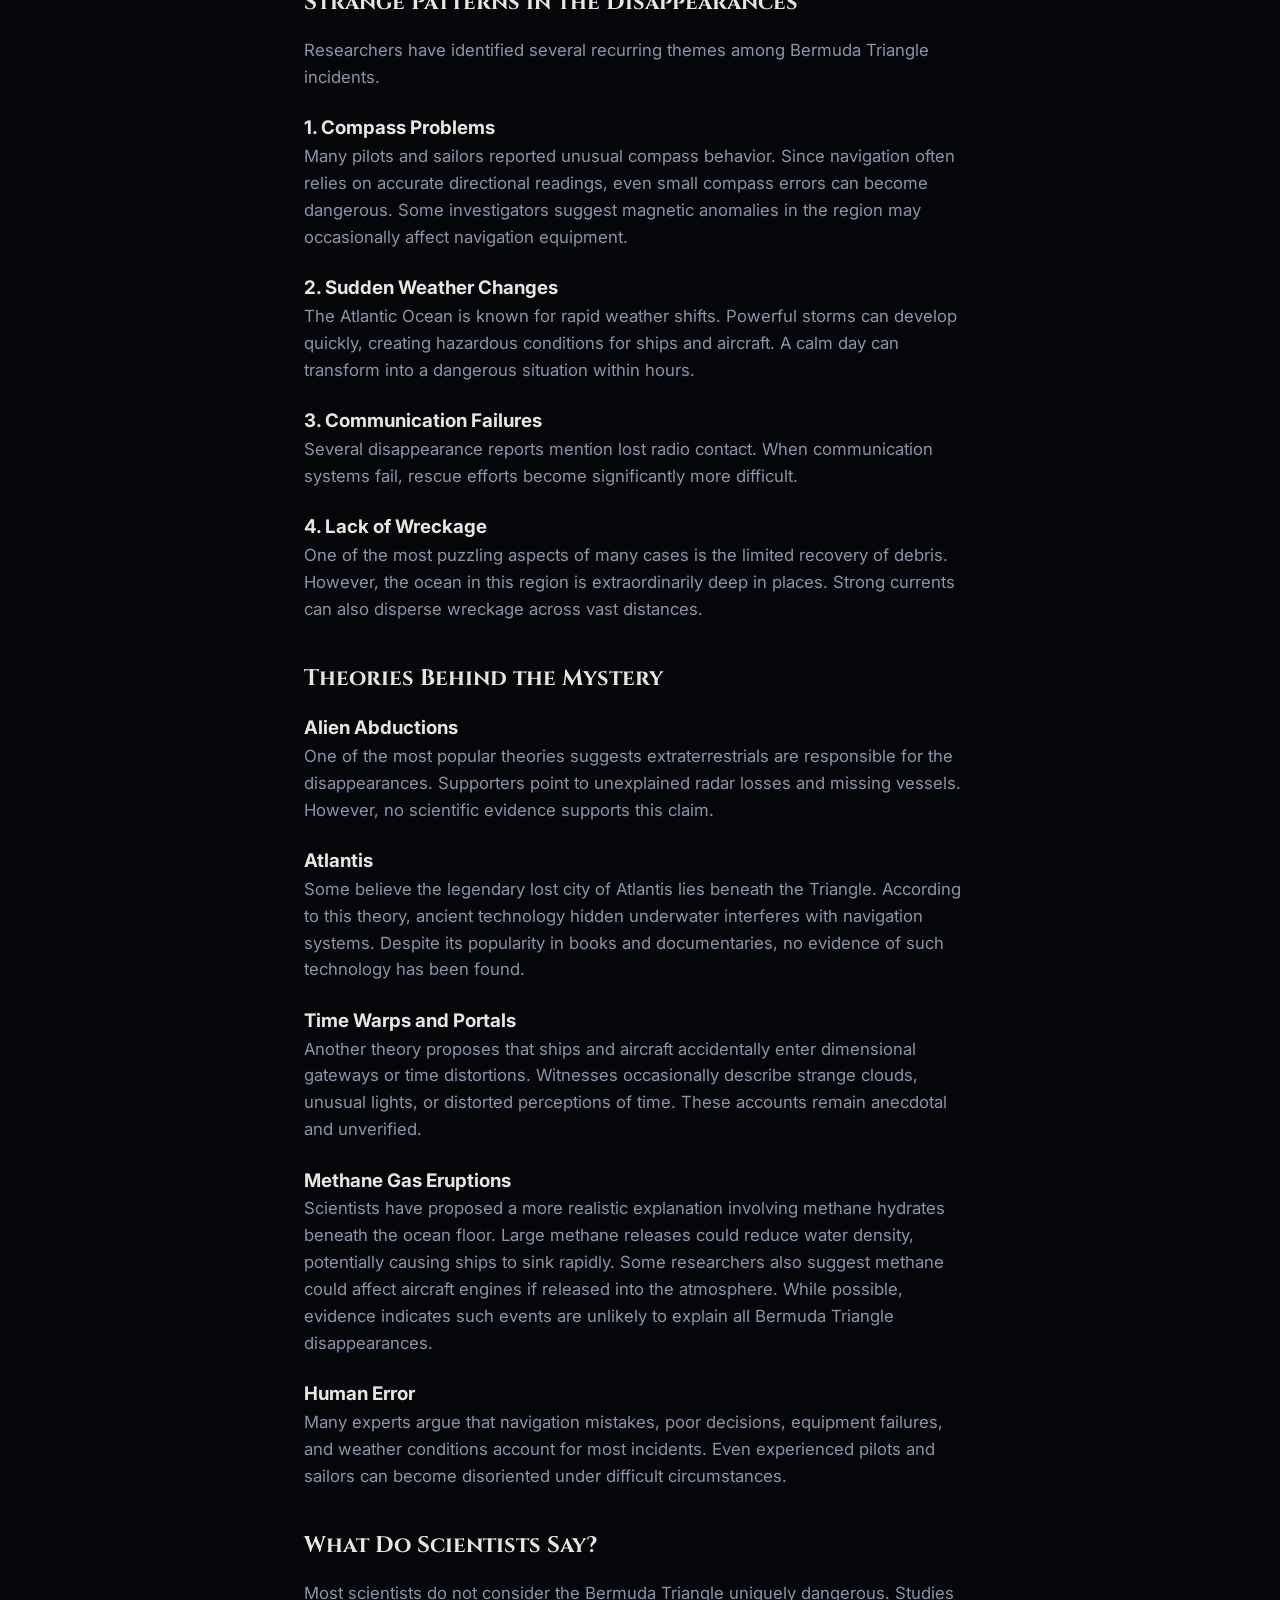
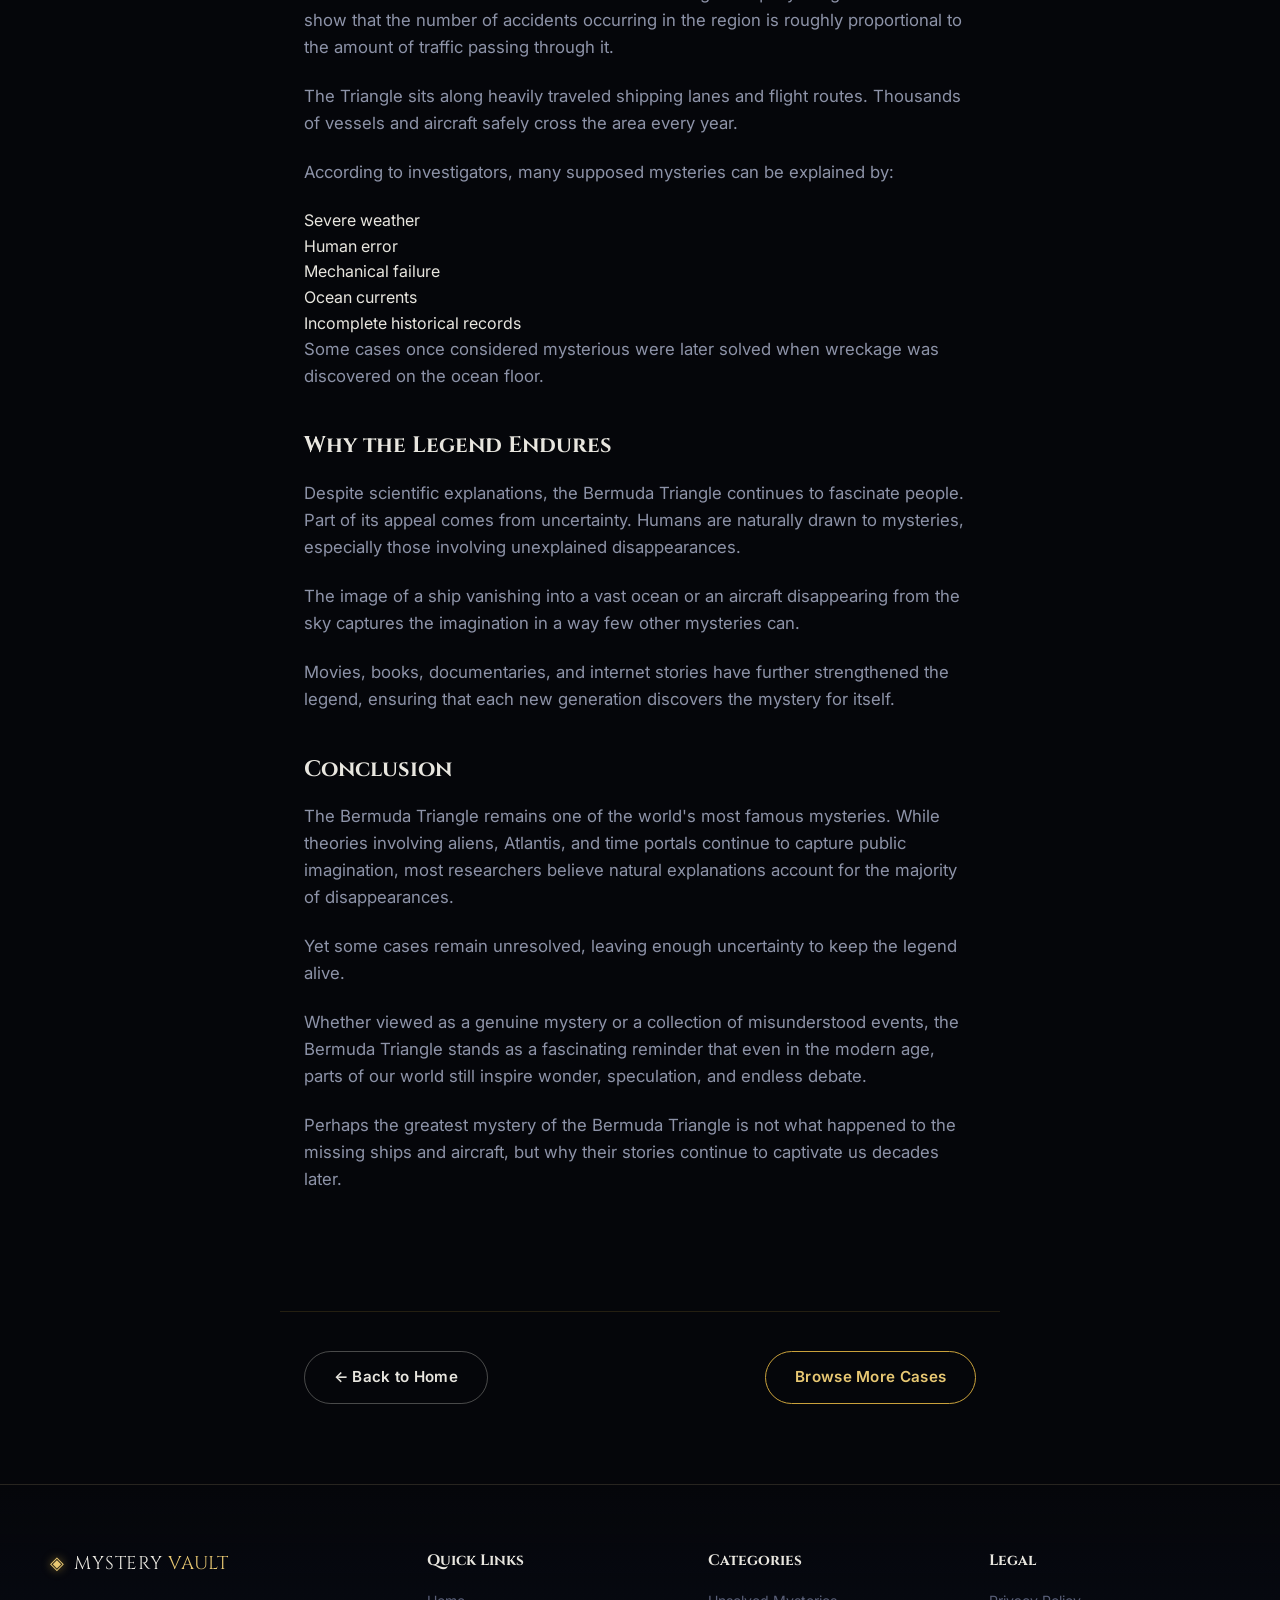
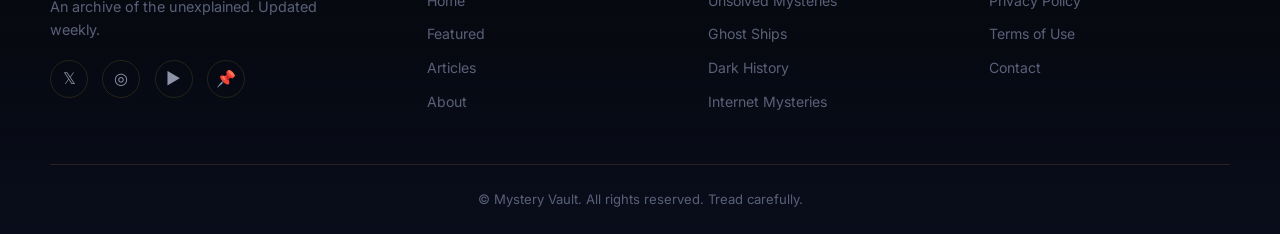
<file: article7.html>
<!DOCTYPE html>
<html lang="en">
<head>
  <meta charset="UTF-8" />
  <meta name="viewport" content="width=device-width, initial-scale=1.0" />

  <script async src="https://pagead2.googlesyndication.com/pagead/js/adsbygoogle.js?client=ca-pub-2722121307224694"
     crossorigin="anonymous"></script>

  <title>The Bermuda Triangle: Patterns in the Disappearances — Mystery Vault</title>
  <meta name="description" content="Ships, planes, and crews have vanished for decades in the same stretch of ocean. Most cases have mundane explanations — a few never have." />
  <meta name="robots" content="index, follow" />

  <meta property="og:title" content="The Bermuda Triangle: Patterns in the Disappearances — Mystery Vault" />
  <meta property="og:description" content="Ships, planes, and crews have vanished for decades in the same stretch of ocean. Most cases have mundane explanations — a few never have." />
  <meta property="og:type" content="article" />

  <link rel="icon" href="data:image/svg+xml,<svg xmlns=%22http://www.w3.org/2000/svg%22 viewBox=%220 0 100 100%22><text y=%22.9em%22 font-size=%2290%22>🔍</text></svg>" />

  <link rel="preconnect" href="https://fonts.googleapis.com">
  <link rel="preconnect" href="https://fonts.gstatic.com" crossorigin>
  <link href="https://fonts.googleapis.com/css2?family=Cinzel:wght@500;700;900&family=Cormorant+Garamond:ital,wght@0,500;0,600;1,500&family=Inter:wght@400;500;600;700&display=swap" rel="stylesheet">

  <link rel="stylesheet" href="style.css" />
</head>
<body>

  <div class="scroll-progress" id="scrollProgress"></div>

  <header class="navbar" id="navbar">
    <div class="nav-inner">
      <a href="index.html#home" class="logo">
        <span class="logo-mark">◈</span>
        <span class="logo-text">MYSTERY <em>VAULT</em></span>
      </a>

      <nav class="nav-links" id="navLinks">
        <a href="index.html#home" class="nav-link">Home</a>
        <a href="index.html#featured" class="nav-link">Featured</a>
        <a href="index.html#articles" class="nav-link active">Articles</a>
        <a href="index.html#categories" class="nav-link">Categories</a>
        <a href="index.html#about" class="nav-link">About</a>
        <a href="index.html#contact" class="nav-link">Contact</a>
      </nav>

      <button class="nav-toggle" id="navToggle" aria-label="Toggle navigation menu">
        <span></span><span></span><span></span>
      </button>
    </div>
  </header>

  <article>
    <div class="article-page-hero">
      <a href="index.html" class="back-home-link">
        <svg viewBox="0 0 24 24" fill="none" stroke="currentColor" stroke-width="2" stroke-linecap="round" stroke-linejoin="round"><path d="M19 12H5M12 19l-7-7 7-7"/></svg>
        Back to Home
      </a>
      <div class="article-page-meta">
        <span class="article-page-badge">Unsolved Mysteries</span>
        <span class="article-page-date">Oct 30 &middot; 10 min read</span>
      </div>
      <h1 class="article-page-title">The Bermuda Triangle: Patterns in the Disappearances</h1>
      <p class="article-page-dek">Ships vanish without a trace. Planes drop off radar mid-flight. For decades, one stretch of ocean has kept the world guessing why.</p>
    </div>

  

    <div class="article-page-body">
      <p>For decades, the Bermuda Triangle has remained one of the world's most famous mysteries. Stories of ships vanishing without a trace, aircraft disappearing from radar, and crews sending strange final messages have fueled endless speculation. Some believe the area is cursed. Others suspect extraterrestrial activity, hidden underwater civilizations, or unknown natural forces. Yet despite countless investigations, the mystery continues to captivate millions.</p>
      <p>But is the Bermuda Triangle truly a supernatural danger zone, or is there a more logical explanation hidden beneath the legends?</p>

      <h2>What Is the Bermuda Triangle?</h2>
      <p>The Bermuda Triangle is a region in the western Atlantic Ocean roughly bounded by three points:</p>
      <ul>
        <li>Miami</li>
        <li>Bermuda</li>
        <li>San Juan</li>
      </ul>
      <p>Together, these locations form a triangular area covering approximately 500,000 square miles of ocean.</p>
      <p>Unlike officially recognized geographical regions, the Bermuda Triangle has no exact boundaries. Different authors and researchers define its size differently, but the general area remains the same.</p>
      <p>The mystery gained widespread attention during the 20th century when reports of unexplained disappearances began appearing in newspapers, books, and magazines.</p>

      <h2>The Origins of the Legend</h2>
      <p>Although ships had vanished in the Atlantic long before, the modern Bermuda Triangle legend began in 1950 when journalist E.V.W. Jones wrote about several mysterious disappearances in the area.</p>
      <p>A few years later, writer Vincent Gaddis coined the term "Bermuda Triangle" in a magazine article. His work sparked public fascination and inspired countless books, documentaries, and television programs.</p>
      <p>As more stories emerged, the Triangle transformed from a geographic location into a global mystery.</p>

      <h2>Flight 19: The Incident That Defined the Mystery</h2>
      <p>Perhaps the most famous Bermuda Triangle disappearance occurred on December 5, 1945.</p>
      <p>Five U.S. Navy torpedo bombers, known collectively as Flight 19, departed from Florida on a routine training mission. The weather initially appeared normal, and the pilots were experienced.</p>
      <p>However, during the exercise, the flight leader reported that his compass was malfunctioning. Radio communications revealed growing confusion. The pilots became uncertain about their location. They believed they were flying over unfamiliar islands and struggled to determine which direction would lead them back to base.</p>
      <p>As fuel levels dropped, communication became increasingly difficult. Eventually, all five aircraft disappeared.</p>
      <p>The mystery deepened when a rescue plane sent to search for Flight 19 also vanished shortly after takeoff. In total, 27 men were lost.</p>
      <p>Despite extensive searches, no definitive wreckage was ever recovered at the time, making Flight 19 one of the most enduring Bermuda Triangle mysteries.</p>

      <h2>The USS Cyclops</h2>
      <p>Another famous case involves the USS Cyclops.</p>
      <p>In March 1918, the massive naval cargo ship departed from Barbados carrying manganese ore and more than 300 people. The vessel never arrived at its destination. No distress signal was received. No wreckage was found.</p>
      <p>The disappearance remains one of the largest non-combat losses in U.S. Naval history. Various theories have emerged over the years, including structural failure, storms, enemy action, and navigational errors. Yet no definitive explanation has ever been confirmed.</p>

      <h2>Other Notable Disappearances</h2>

      <h3>Star Tiger (1948)</h3>
      <p>A British passenger aircraft disappeared while flying from the Azores to Bermuda. Weather conditions were challenging but not considered extreme enough to explain the complete disappearance. Neither the aircraft nor its passengers were ever found.</p>

      <h3>Star Ariel (1949)</h3>
      <p>Less than a year later, another British aircraft vanished near Bermuda. The weather was reportedly excellent. The pilot sent routine messages before communications suddenly ceased. The aircraft disappeared without leaving a trace.</p>

      <h3>Marine Sulphur Queen (1963)</h3>
      <p>This tanker ship vanished with its crew while transporting molten sulfur. Only scattered debris was discovered. Investigators suggested structural weaknesses may have contributed to the loss, but many questions remained unanswered.</p>

      <h2>Strange Patterns in the Disappearances</h2>
      <p>Researchers have identified several recurring themes among Bermuda Triangle incidents.</p>

      <h3>1. Compass Problems</h3>
      <p>Many pilots and sailors reported unusual compass behavior. Since navigation often relies on accurate directional readings, even small compass errors can become dangerous. Some investigators suggest magnetic anomalies in the region may occasionally affect navigation equipment.</p>

      <h3>2. Sudden Weather Changes</h3>
      <p>The Atlantic Ocean is known for rapid weather shifts. Powerful storms can develop quickly, creating hazardous conditions for ships and aircraft. A calm day can transform into a dangerous situation within hours.</p>

      <h3>3. Communication Failures</h3>
      <p>Several disappearance reports mention lost radio contact. When communication systems fail, rescue efforts become significantly more difficult.</p>

      <h3>4. Lack of Wreckage</h3>
      <p>One of the most puzzling aspects of many cases is the limited recovery of debris. However, the ocean in this region is extraordinarily deep in places. Strong currents can also disperse wreckage across vast distances.</p>

      <h2>Theories Behind the Mystery</h2>

      <h3>Alien Abductions</h3>
      <p>One of the most popular theories suggests extraterrestrials are responsible for the disappearances. Supporters point to unexplained radar losses and missing vessels. However, no scientific evidence supports this claim.</p>

      <h3>Atlantis</h3>
      <p>Some believe the legendary lost city of Atlantis lies beneath the Triangle. According to this theory, ancient technology hidden underwater interferes with navigation systems. Despite its popularity in books and documentaries, no evidence of such technology has been found.</p>

      <h3>Time Warps and Portals</h3>
      <p>Another theory proposes that ships and aircraft accidentally enter dimensional gateways or time distortions. Witnesses occasionally describe strange clouds, unusual lights, or distorted perceptions of time. These accounts remain anecdotal and unverified.</p>

      <h3>Methane Gas Eruptions</h3>
      <p>Scientists have proposed a more realistic explanation involving methane hydrates beneath the ocean floor. Large methane releases could reduce water density, potentially causing ships to sink rapidly. Some researchers also suggest methane could affect aircraft engines if released into the atmosphere. While possible, evidence indicates such events are unlikely to explain all Bermuda Triangle disappearances.</p>

      <h3>Human Error</h3>
      <p>Many experts argue that navigation mistakes, poor decisions, equipment failures, and weather conditions account for most incidents. Even experienced pilots and sailors can become disoriented under difficult circumstances.</p>

      <h2>What Do Scientists Say?</h2>
      <p>Most scientists do not consider the Bermuda Triangle uniquely dangerous. Studies show that the number of accidents occurring in the region is roughly proportional to the amount of traffic passing through it.</p>
      <p>The Triangle sits along heavily traveled shipping lanes and flight routes. Thousands of vessels and aircraft safely cross the area every year.</p>
      <p>According to investigators, many supposed mysteries can be explained by:</p>
      <ul>
        <li>Severe weather</li>
        <li>Human error</li>
        <li>Mechanical failure</li>
        <li>Ocean currents</li>
        <li>Incomplete historical records</li>
      </ul>
      <p>Some cases once considered mysterious were later solved when wreckage was discovered on the ocean floor.</p>

      <h2>Why the Legend Endures</h2>
      <p>Despite scientific explanations, the Bermuda Triangle continues to fascinate people. Part of its appeal comes from uncertainty. Humans are naturally drawn to mysteries, especially those involving unexplained disappearances.</p>
      <p>The image of a ship vanishing into a vast ocean or an aircraft disappearing from the sky captures the imagination in a way few other mysteries can.</p>
      <p>Movies, books, documentaries, and internet stories have further strengthened the legend, ensuring that each new generation discovers the mystery for itself.</p>

      <h2>Conclusion</h2>
      <p>The Bermuda Triangle remains one of the world's most famous mysteries. While theories involving aliens, Atlantis, and time portals continue to capture public imagination, most researchers believe natural explanations account for the majority of disappearances.</p>
      <p>Yet some cases remain unresolved, leaving enough uncertainty to keep the legend alive.</p>
      <p>Whether viewed as a genuine mystery or a collection of misunderstood events, the Bermuda Triangle stands as a fascinating reminder that even in the modern age, parts of our world still inspire wonder, speculation, and endless debate.</p>
      <p>Perhaps the greatest mystery of the Bermuda Triangle is not what happened to the missing ships and aircraft, but why their stories continue to captivate us decades later.</p>
    </div>

    <div class="article-page-footer-nav">
      <a href="index.html" class="btn btn-ghost">&larr; Back to Home</a>
      <a href="index.html#articles" class="btn btn-outline">Browse More Cases</a>
    </div>
  </article>

  <footer class="footer">
    <div class="footer-grid">
      <div class="footer-brand">
        <a href="index.html#home" class="logo">
          <span class="logo-mark">◈</span>
          <span class="logo-text">MYSTERY <em>VAULT</em></span>
        </a>
        <p>An archive of the unexplained. Updated weekly.</p>
        <div class="social-icons">
          <a href="#" aria-label="Twitter / X">𝕏</a>
          <a href="#" aria-label="Instagram">◎</a>
          <a href="#" aria-label="YouTube">▶</a>
          <a href="#" aria-label="Pinterest">📌</a>
        </div>
      </div>

      <div class="footer-links">
        <h4>Quick Links</h4>
        <a href="index.html#home">Home</a>
        <a href="index.html#featured">Featured</a>
        <a href="index.html#articles">Articles</a>
        <a href="index.html#about">About</a>
      </div>

      <div class="footer-links">
        <h4>Categories</h4>
        <a href="index.html#categories">Unsolved Mysteries</a>
        <a href="index.html#categories">Ghost Ships</a>
        <a href="index.html#categories">Dark History</a>
        <a href="index.html#categories">Internet Mysteries</a>
      </div>

      <div class="footer-links">
        <h4>Legal</h4>
        <a href="privacy-policy.html">Privacy Policy</a>
        <a href="terms-of-use.html">Terms of Use</a>
        <a href="index.html#contact">Contact</a>
      </div>
    </div>

    <div class="footer-bottom">
      <p>&copy; <span id="year"></span> Mystery Vault. All rights reserved. Tread carefully.</p>
    </div>
  </footer>

  <button id="backToTop" class="back-to-top" aria-label="Back to top">↑</button>

  <script src="script.js"></script>
</body>
</html>
</file>
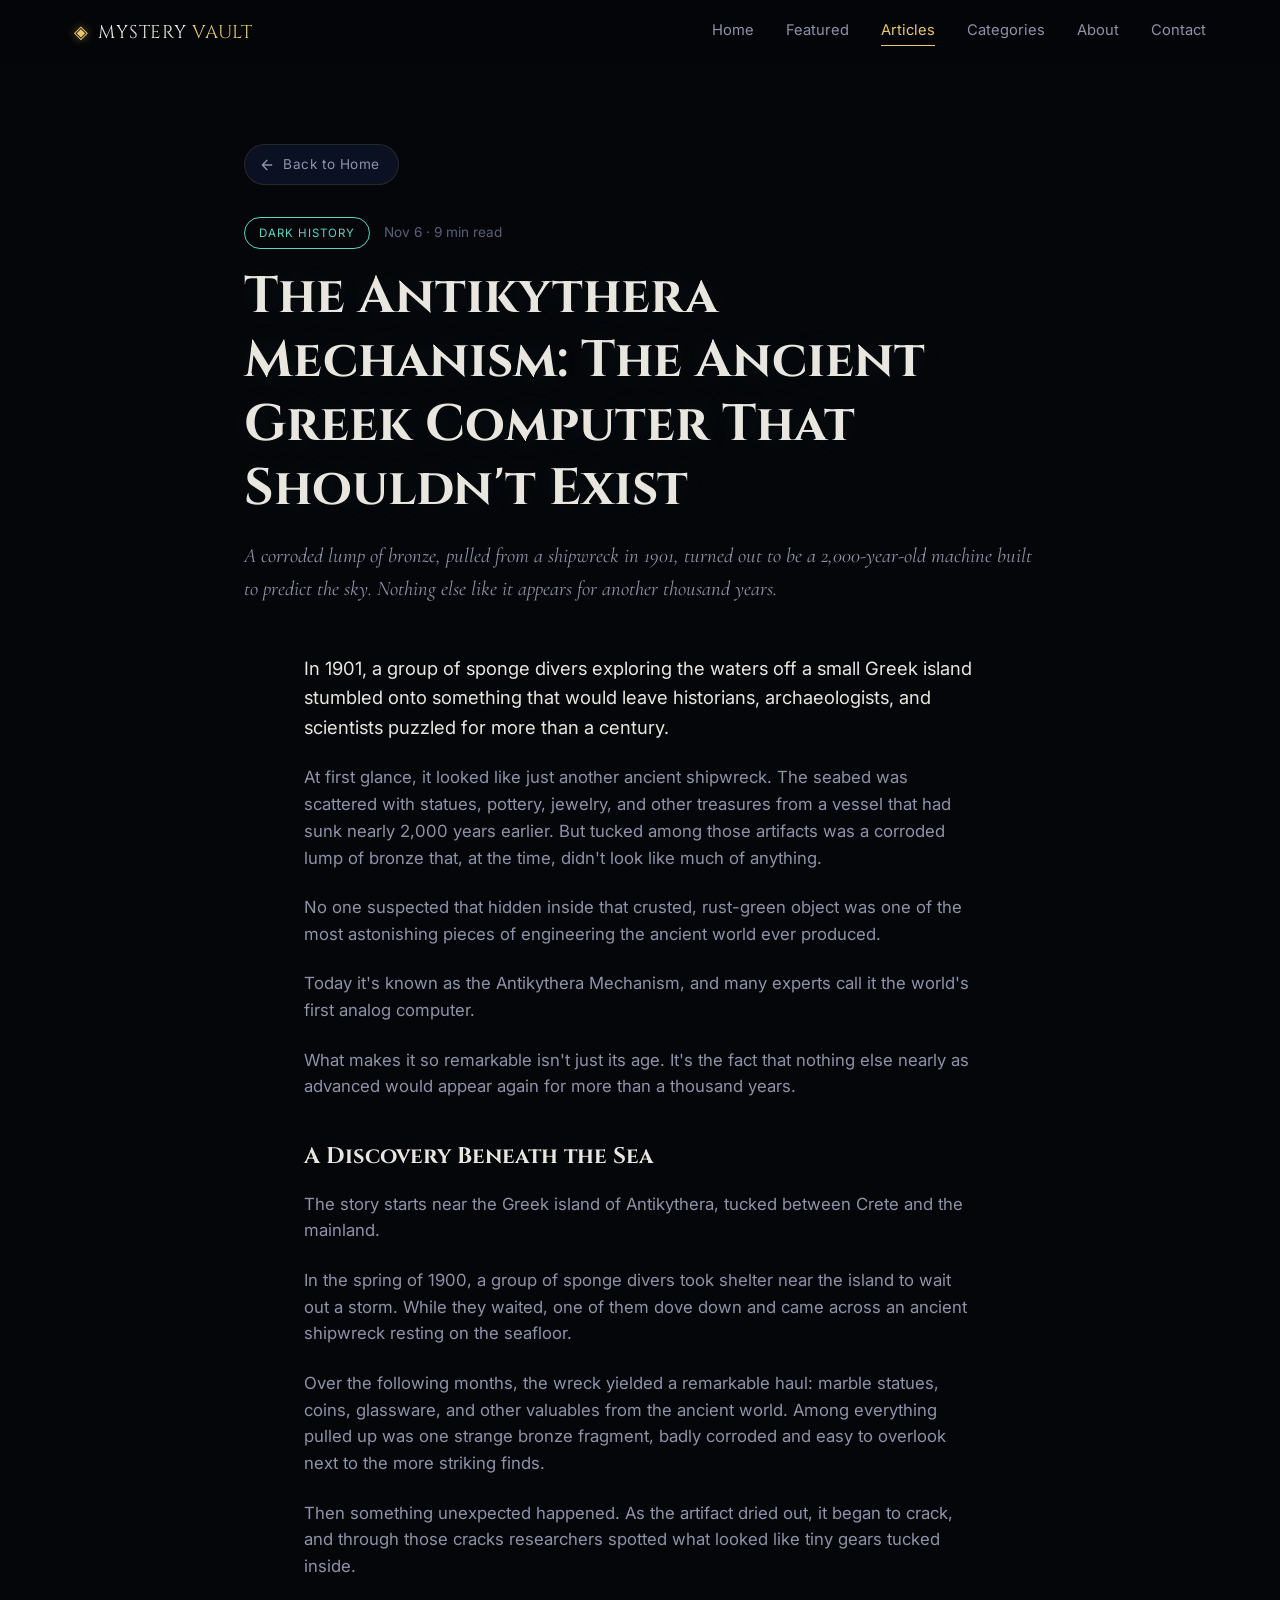
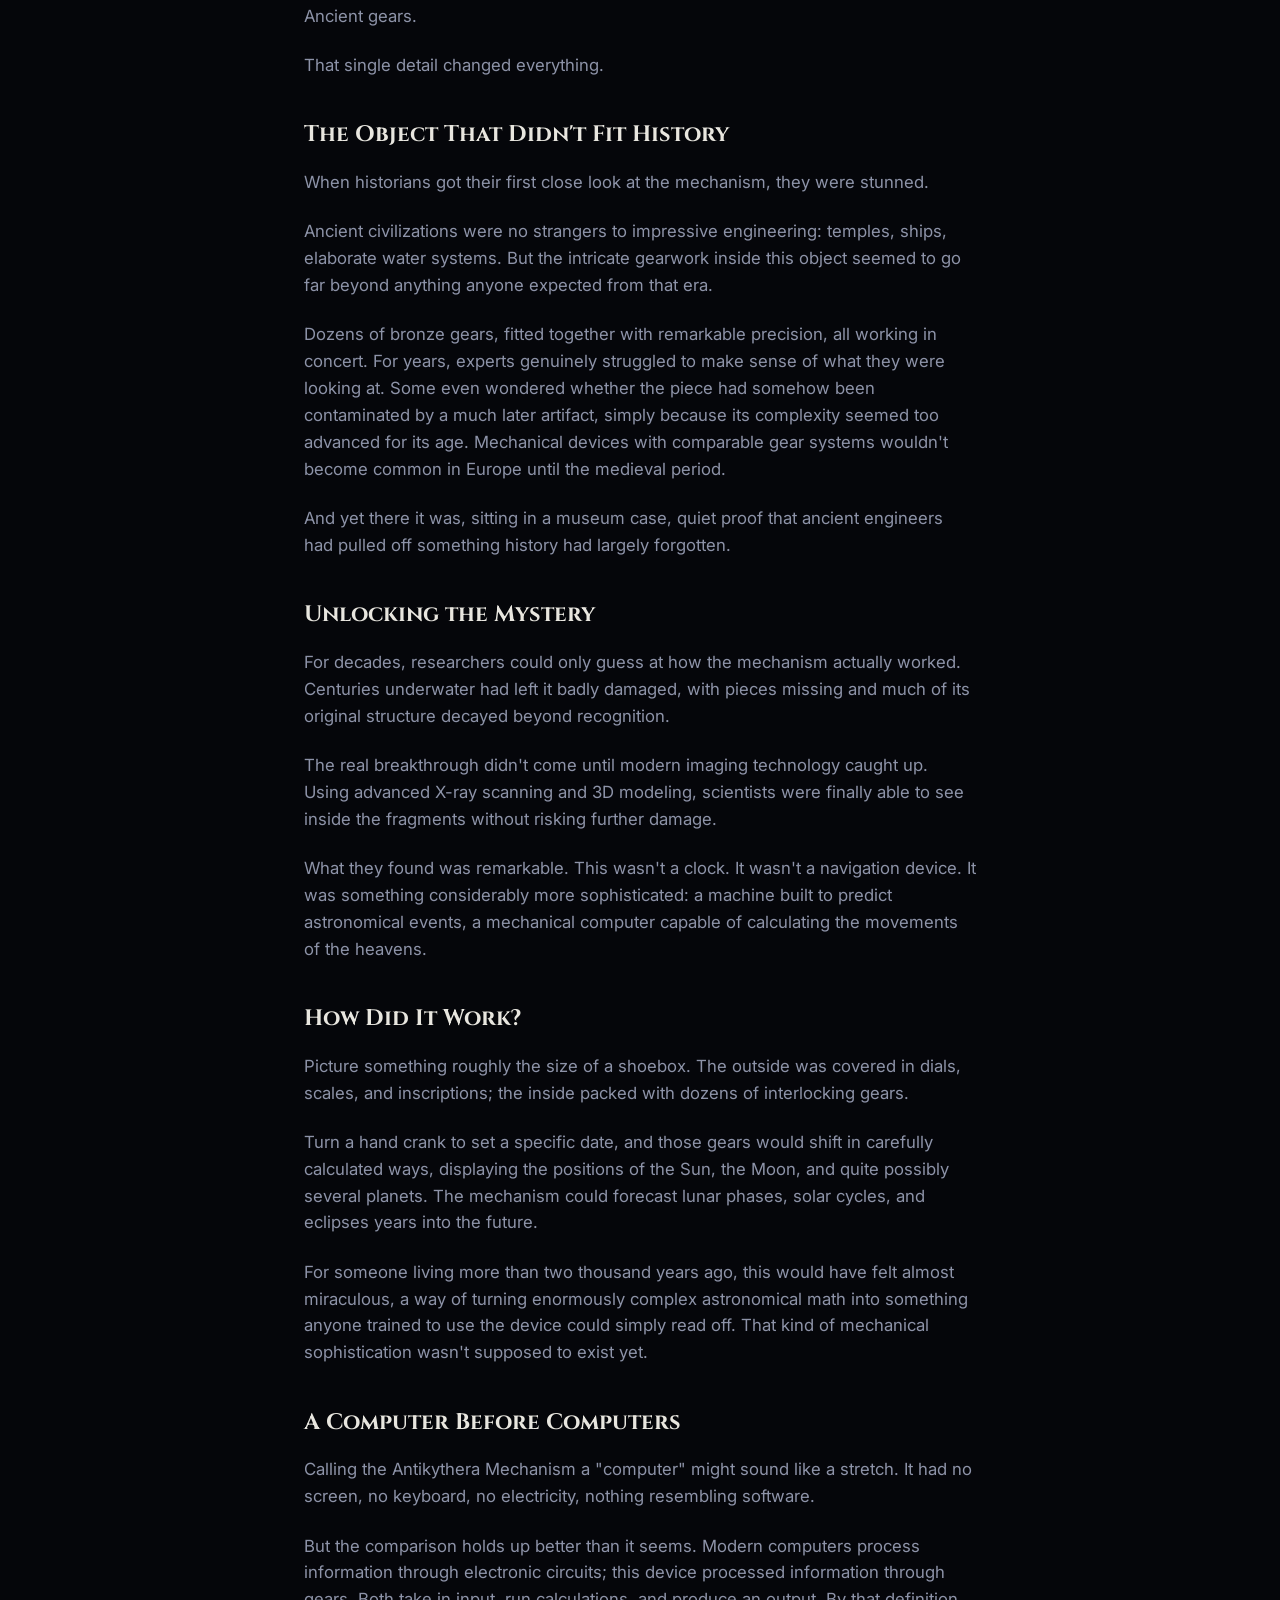
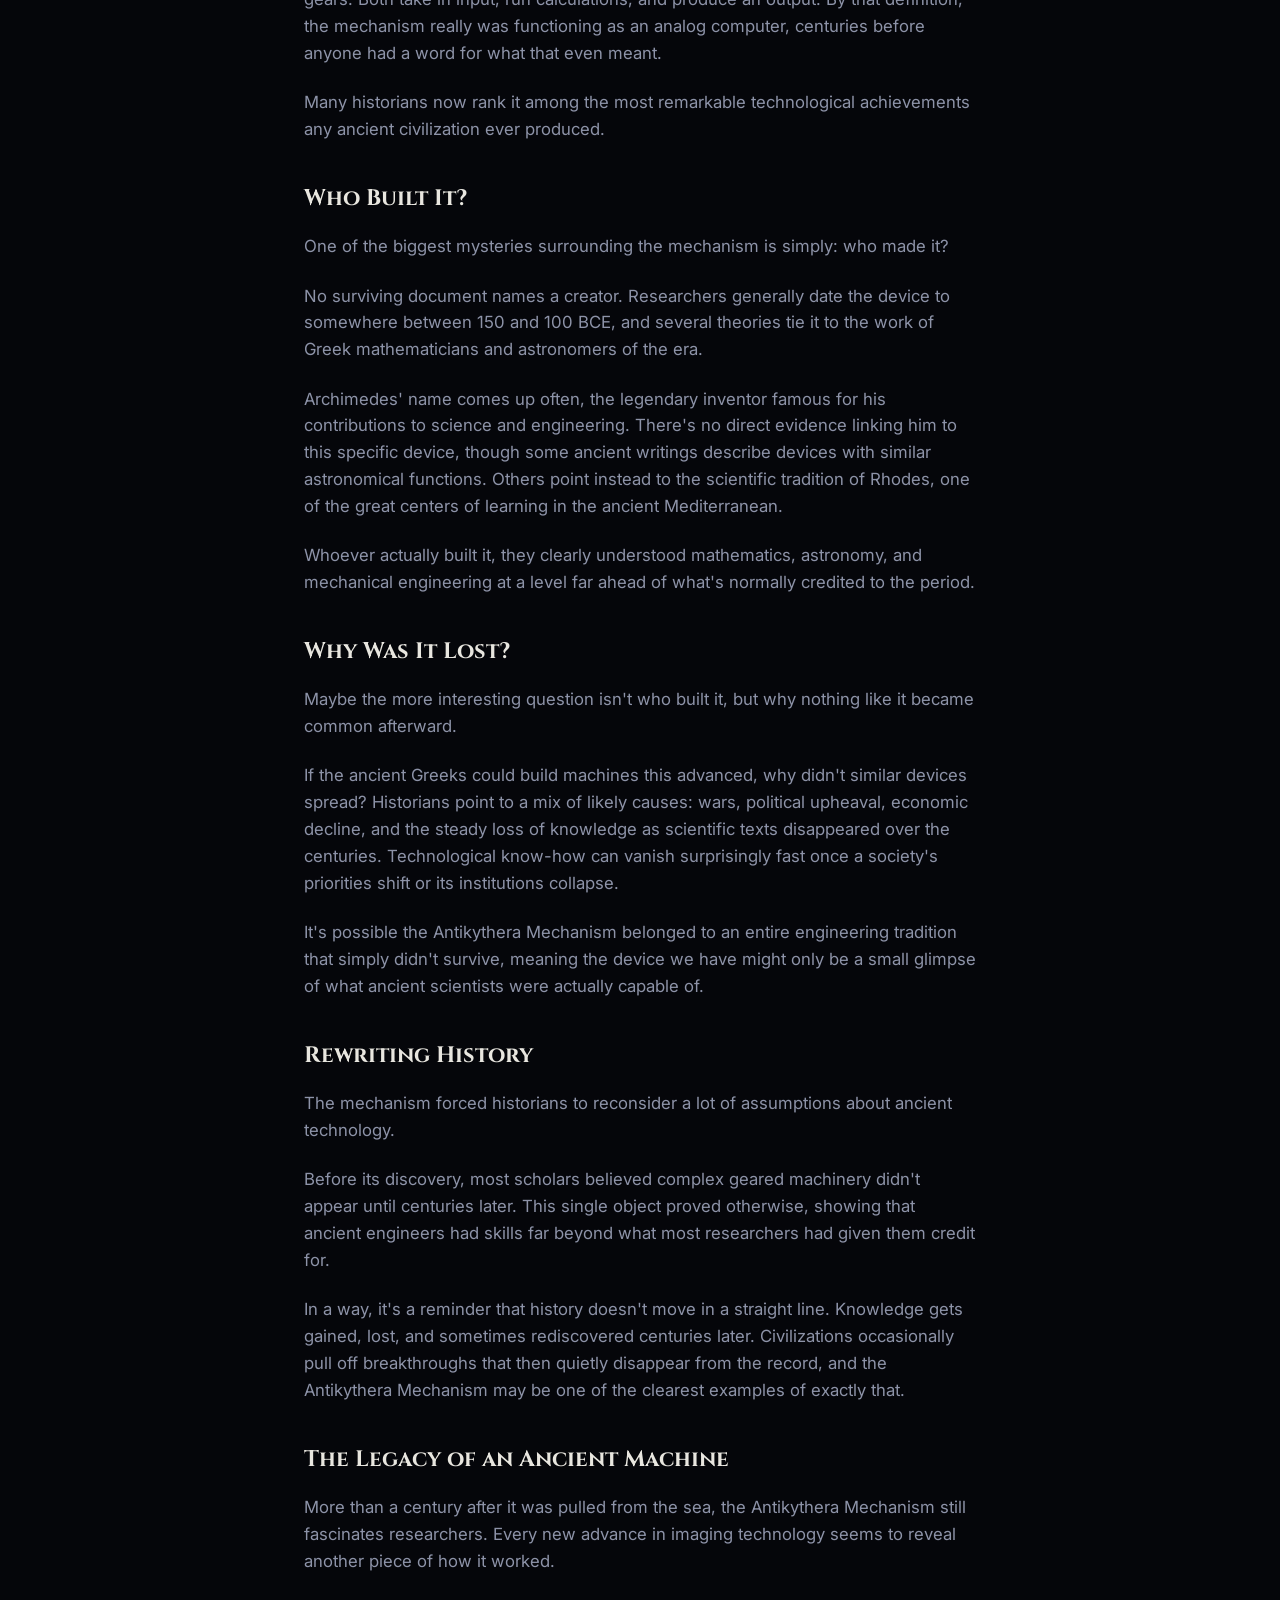
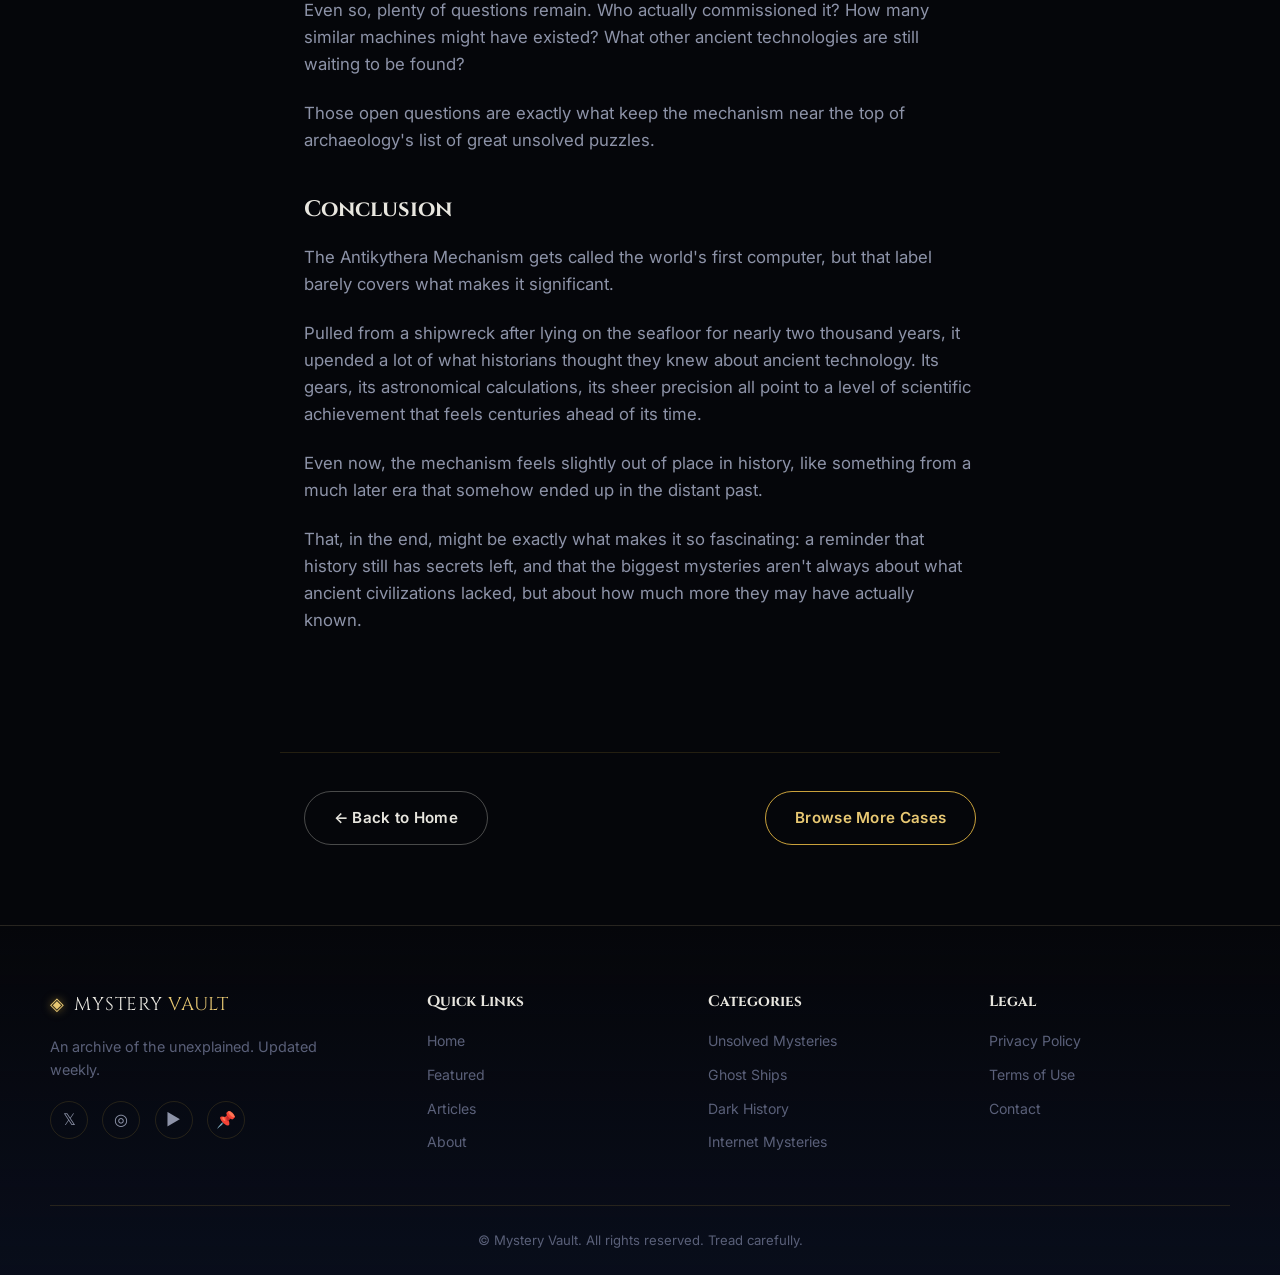
<file: article8.html>
<!DOCTYPE html>
<html lang="en">
<head>
  <meta charset="UTF-8" />
  <meta name="viewport" content="width=device-width, initial-scale=1.0" />

  <script async src="https://pagead2.googlesyndication.com/pagead/js/adsbygoogle.js?client=ca-pub-2722121307224694"
     crossorigin="anonymous"></script>

  <title>The Antikythera Mechanism: The Ancient Greek Computer That Shouldn't Exist — Mystery Vault</title>
  <meta name="description" content="Pulled from a shipwreck in 1901, a corroded lump of bronze turned out to be a 2,000-year-old astronomical computer. No one knows who built it, or why nothing like it survived." />
  <meta name="robots" content="index, follow" />

  <meta property="og:title" content="The Antikythera Mechanism: The Ancient Greek Computer That Shouldn't Exist — Mystery Vault" />
  <meta property="og:description" content="Pulled from a shipwreck in 1901, a corroded lump of bronze turned out to be a 2,000-year-old astronomical computer. No one knows who built it, or why nothing like it survived." />
  <meta property="og:type" content="article" />

  <link rel="icon" href="data:image/svg+xml,<svg xmlns=%22http://www.w3.org/2000/svg%22 viewBox=%220 0 100 100%22><text y=%22.9em%22 font-size=%2290%22>🔍</text></svg>" />

  <link rel="preconnect" href="https://fonts.googleapis.com">
  <link rel="preconnect" href="https://fonts.gstatic.com" crossorigin>
  <link href="https://fonts.googleapis.com/css2?family=Cinzel:wght@500;700;900&family=Cormorant+Garamond:ital,wght@0,500;0,600;1,500&family=Inter:wght@400;500;600;700&display=swap" rel="stylesheet">

  <link rel="stylesheet" href="style.css" />
</head>
<body>

  <div class="scroll-progress" id="scrollProgress"></div>

  <header class="navbar" id="navbar">
    <div class="nav-inner">
      <a href="index.html#home" class="logo">
        <span class="logo-mark">◈</span>
        <span class="logo-text">MYSTERY <em>VAULT</em></span>
      </a>

      <nav class="nav-links" id="navLinks">
        <a href="index.html#home" class="nav-link">Home</a>
        <a href="index.html#featured" class="nav-link">Featured</a>
        <a href="index.html#articles" class="nav-link active">Articles</a>
        <a href="index.html#categories" class="nav-link">Categories</a>
        <a href="index.html#about" class="nav-link">About</a>
        <a href="index.html#contact" class="nav-link">Contact</a>
      </nav>

      <button class="nav-toggle" id="navToggle" aria-label="Toggle navigation menu">
        <span></span><span></span><span></span>
      </button>
    </div>
  </header>

  <article>
    <div class="article-page-hero">
      <a href="index.html" class="back-home-link">
        <svg viewBox="0 0 24 24" fill="none" stroke="currentColor" stroke-width="2" stroke-linecap="round" stroke-linejoin="round"><path d="M19 12H5M12 19l-7-7 7-7"/></svg>
        Back to Home
      </a>
      <div class="article-page-meta">
        <span class="article-page-badge">Dark History</span>
        <span class="article-page-date">Nov 6 &middot; 9 min read</span>
      </div>
      <h1 class="article-page-title">The Antikythera Mechanism: The Ancient Greek Computer That Shouldn't Exist</h1>
      <p class="article-page-dek">A corroded lump of bronze, pulled from a shipwreck in 1901, turned out to be a 2,000-year-old machine built to predict the sky. Nothing else like it appears for another thousand years.</p>
    </div>



    <div class="article-page-body">
      <p>In 1901, a group of sponge divers exploring the waters off a small Greek island stumbled onto something that would leave historians, archaeologists, and scientists puzzled for more than a century.</p>
      <p>At first glance, it looked like just another ancient shipwreck. The seabed was scattered with statues, pottery, jewelry, and other treasures from a vessel that had sunk nearly 2,000 years earlier. But tucked among those artifacts was a corroded lump of bronze that, at the time, didn't look like much of anything.</p>
      <p>No one suspected that hidden inside that crusted, rust-green object was one of the most astonishing pieces of engineering the ancient world ever produced.</p>
      <p>Today it's known as the Antikythera Mechanism, and many experts call it the world's first analog computer.</p>
      <p>What makes it so remarkable isn't just its age. It's the fact that nothing else nearly as advanced would appear again for more than a thousand years.</p>

      <h2>A Discovery Beneath the Sea</h2>
      <p>The story starts near the Greek island of Antikythera, tucked between Crete and the mainland.</p>
      <p>In the spring of 1900, a group of sponge divers took shelter near the island to wait out a storm. While they waited, one of them dove down and came across an ancient shipwreck resting on the seafloor.</p>
      <p>Over the following months, the wreck yielded a remarkable haul: marble statues, coins, glassware, and other valuables from the ancient world. Among everything pulled up was one strange bronze fragment, badly corroded and easy to overlook next to the more striking finds.</p>
      <p>Then something unexpected happened. As the artifact dried out, it began to crack, and through those cracks researchers spotted what looked like tiny gears tucked inside.</p>
      <p>Ancient gears.</p>
      <p>That single detail changed everything.</p>

      <h2>The Object That Didn't Fit History</h2>
      <p>When historians got their first close look at the mechanism, they were stunned.</p>
      <p>Ancient civilizations were no strangers to impressive engineering: temples, ships, elaborate water systems. But the intricate gearwork inside this object seemed to go far beyond anything anyone expected from that era.</p>
      <p>Dozens of bronze gears, fitted together with remarkable precision, all working in concert. For years, experts genuinely struggled to make sense of what they were looking at. Some even wondered whether the piece had somehow been contaminated by a much later artifact, simply because its complexity seemed too advanced for its age. Mechanical devices with comparable gear systems wouldn't become common in Europe until the medieval period.</p>
      <p>And yet there it was, sitting in a museum case, quiet proof that ancient engineers had pulled off something history had largely forgotten.</p>

      <h2>Unlocking the Mystery</h2>
      <p>For decades, researchers could only guess at how the mechanism actually worked. Centuries underwater had left it badly damaged, with pieces missing and much of its original structure decayed beyond recognition.</p>
      <p>The real breakthrough didn't come until modern imaging technology caught up. Using advanced X-ray scanning and 3D modeling, scientists were finally able to see inside the fragments without risking further damage.</p>
      <p>What they found was remarkable. This wasn't a clock. It wasn't a navigation device. It was something considerably more sophisticated: a machine built to predict astronomical events, a mechanical computer capable of calculating the movements of the heavens.</p>

      <h2>How Did It Work?</h2>
      <p>Picture something roughly the size of a shoebox. The outside was covered in dials, scales, and inscriptions; the inside packed with dozens of interlocking gears.</p>
      <p>Turn a hand crank to set a specific date, and those gears would shift in carefully calculated ways, displaying the positions of the Sun, the Moon, and quite possibly several planets. The mechanism could forecast lunar phases, solar cycles, and eclipses years into the future.</p>
      <p>For someone living more than two thousand years ago, this would have felt almost miraculous, a way of turning enormously complex astronomical math into something anyone trained to use the device could simply read off. That kind of mechanical sophistication wasn't supposed to exist yet.</p>

      <h2>A Computer Before Computers</h2>
      <p>Calling the Antikythera Mechanism a "computer" might sound like a stretch. It had no screen, no keyboard, no electricity, nothing resembling software.</p>
      <p>But the comparison holds up better than it seems. Modern computers process information through electronic circuits; this device processed information through gears. Both take in input, run calculations, and produce an output. By that definition, the mechanism really was functioning as an analog computer, centuries before anyone had a word for what that even meant.</p>
      <p>Many historians now rank it among the most remarkable technological achievements any ancient civilization ever produced.</p>

      <h2>Who Built It?</h2>
      <p>One of the biggest mysteries surrounding the mechanism is simply: who made it?</p>
      <p>No surviving document names a creator. Researchers generally date the device to somewhere between 150 and 100 BCE, and several theories tie it to the work of Greek mathematicians and astronomers of the era.</p>
      <p>Archimedes' name comes up often, the legendary inventor famous for his contributions to science and engineering. There's no direct evidence linking him to this specific device, though some ancient writings describe devices with similar astronomical functions. Others point instead to the scientific tradition of Rhodes, one of the great centers of learning in the ancient Mediterranean.</p>
      <p>Whoever actually built it, they clearly understood mathematics, astronomy, and mechanical engineering at a level far ahead of what's normally credited to the period.</p>

      <h2>Why Was It Lost?</h2>
      <p>Maybe the more interesting question isn't who built it, but why nothing like it became common afterward.</p>
      <p>If the ancient Greeks could build machines this advanced, why didn't similar devices spread? Historians point to a mix of likely causes: wars, political upheaval, economic decline, and the steady loss of knowledge as scientific texts disappeared over the centuries. Technological know-how can vanish surprisingly fast once a society's priorities shift or its institutions collapse.</p>
      <p>It's possible the Antikythera Mechanism belonged to an entire engineering tradition that simply didn't survive, meaning the device we have might only be a small glimpse of what ancient scientists were actually capable of.</p>

      <h2>Rewriting History</h2>
      <p>The mechanism forced historians to reconsider a lot of assumptions about ancient technology.</p>
      <p>Before its discovery, most scholars believed complex geared machinery didn't appear until centuries later. This single object proved otherwise, showing that ancient engineers had skills far beyond what most researchers had given them credit for.</p>
      <p>In a way, it's a reminder that history doesn't move in a straight line. Knowledge gets gained, lost, and sometimes rediscovered centuries later. Civilizations occasionally pull off breakthroughs that then quietly disappear from the record, and the Antikythera Mechanism may be one of the clearest examples of exactly that.</p>

      <h2>The Legacy of an Ancient Machine</h2>
      <p>More than a century after it was pulled from the sea, the Antikythera Mechanism still fascinates researchers. Every new advance in imaging technology seems to reveal another piece of how it worked.</p>
      <p>Even so, plenty of questions remain. Who actually commissioned it? How many similar machines might have existed? What other ancient technologies are still waiting to be found?</p>
      <p>Those open questions are exactly what keep the mechanism near the top of archaeology's list of great unsolved puzzles.</p>

      <h2>Conclusion</h2>
      <p>The Antikythera Mechanism gets called the world's first computer, but that label barely covers what makes it significant.</p>
      <p>Pulled from a shipwreck after lying on the seafloor for nearly two thousand years, it upended a lot of what historians thought they knew about ancient technology. Its gears, its astronomical calculations, its sheer precision all point to a level of scientific achievement that feels centuries ahead of its time.</p>
      <p>Even now, the mechanism feels slightly out of place in history, like something from a much later era that somehow ended up in the distant past.</p>
      <p>That, in the end, might be exactly what makes it so fascinating: a reminder that history still has secrets left, and that the biggest mysteries aren't always about what ancient civilizations lacked, but about how much more they may have actually known.</p>
    </div>

    <div class="article-page-footer-nav">
      <a href="index.html" class="btn btn-ghost">&larr; Back to Home</a>
      <a href="index.html#articles" class="btn btn-outline">Browse More Cases</a>
    </div>
  </article>

  <footer class="footer">
    <div class="footer-grid">
      <div class="footer-brand">
        <a href="index.html#home" class="logo">
          <span class="logo-mark">◈</span>
          <span class="logo-text">MYSTERY <em>VAULT</em></span>
        </a>
        <p>An archive of the unexplained. Updated weekly.</p>
        <div class="social-icons">
          <a href="#" aria-label="Twitter / X">𝕏</a>
          <a href="#" aria-label="Instagram">◎</a>
          <a href="#" aria-label="YouTube">▶</a>
          <a href="#" aria-label="Pinterest">📌</a>
        </div>
      </div>

      <div class="footer-links">
        <h4>Quick Links</h4>
        <a href="index.html#home">Home</a>
        <a href="index.html#featured">Featured</a>
        <a href="index.html#articles">Articles</a>
        <a href="index.html#about">About</a>
      </div>

      <div class="footer-links">
        <h4>Categories</h4>
        <a href="index.html#categories">Unsolved Mysteries</a>
        <a href="index.html#categories">Ghost Ships</a>
        <a href="index.html#categories">Dark History</a>
        <a href="index.html#categories">Internet Mysteries</a>
      </div>

      <div class="footer-links">
        <h4>Legal</h4>
        <a href="privacy-policy.html">Privacy Policy</a>
        <a href="terms-of-use.html">Terms of Use</a>
        <a href="index.html#contact">Contact</a>
      </div>
    </div>

    <div class="footer-bottom">
      <p>&copy; <span id="year"></span> Mystery Vault. All rights reserved. Tread carefully.</p>
    </div>
  </footer>

  <button id="backToTop" class="back-to-top" aria-label="Back to top">↑</button>

  <script src="script.js"></script>
</body>
</html>
</file>
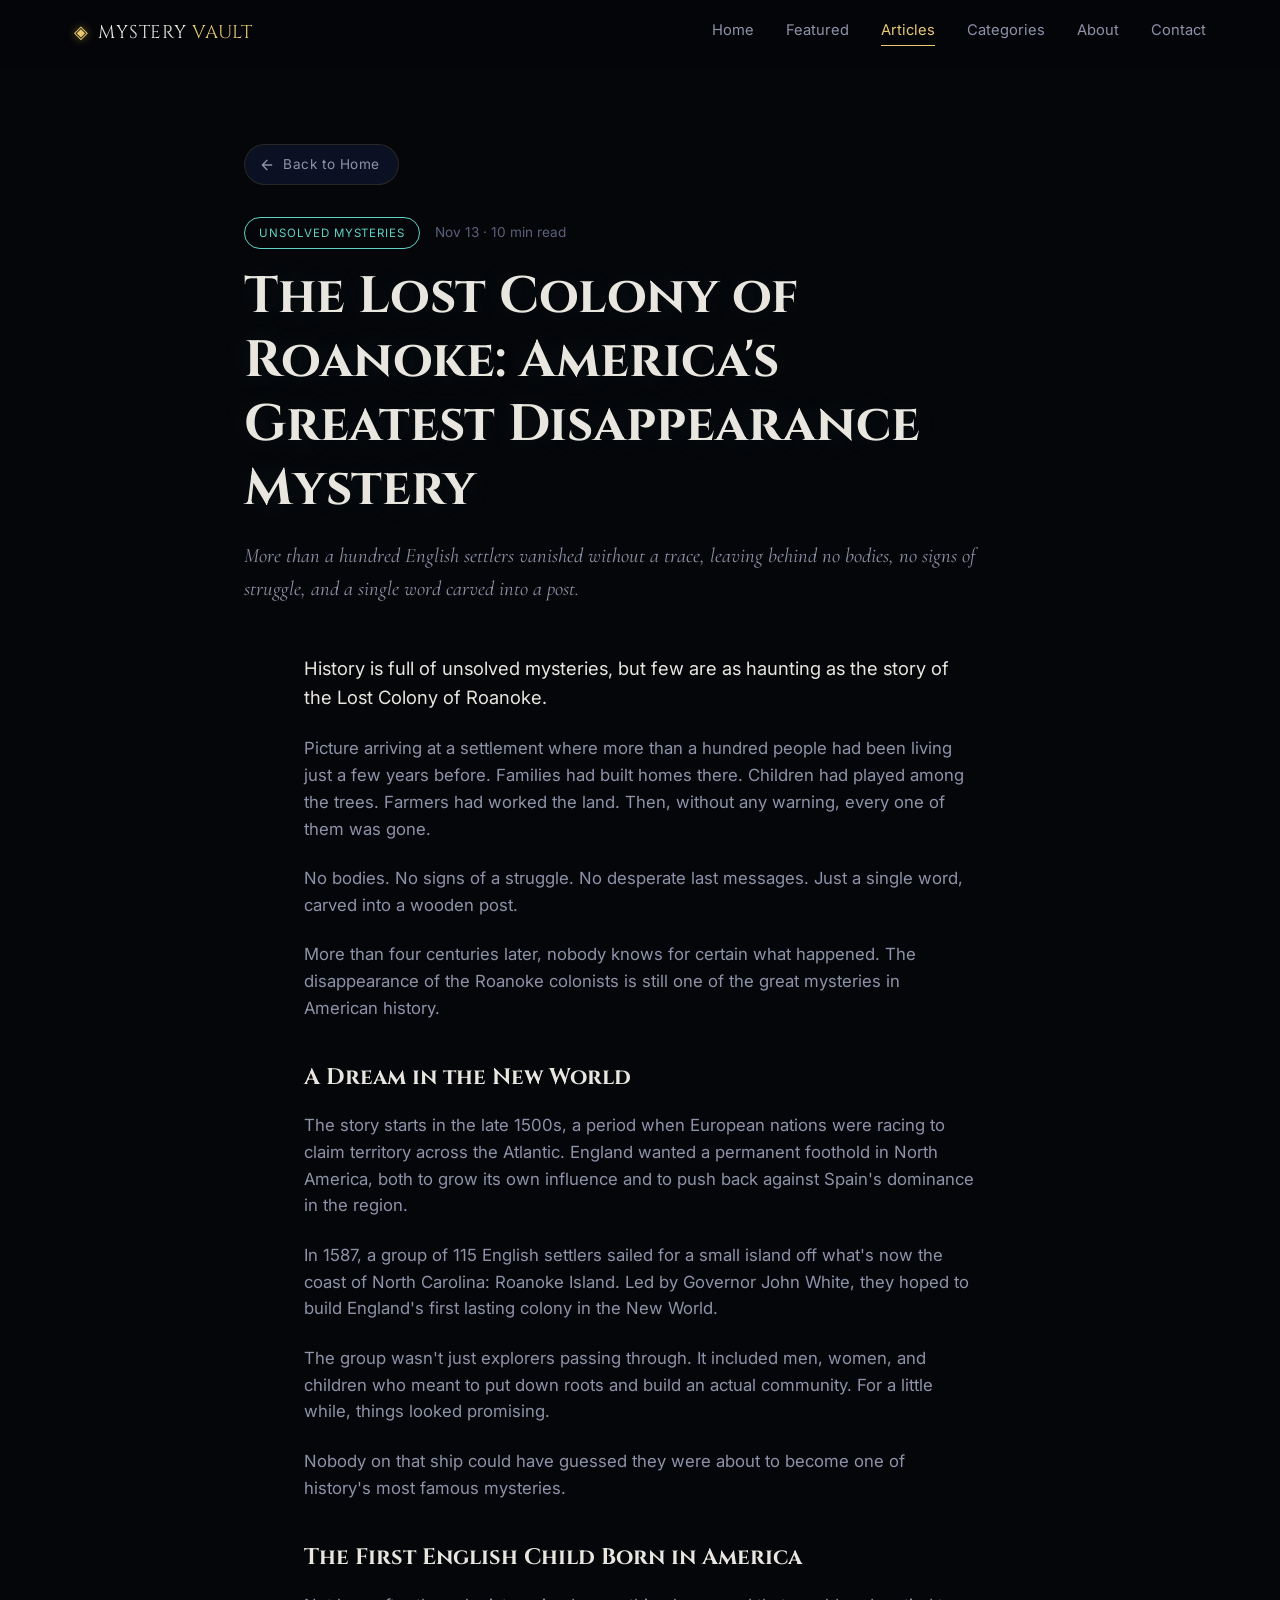
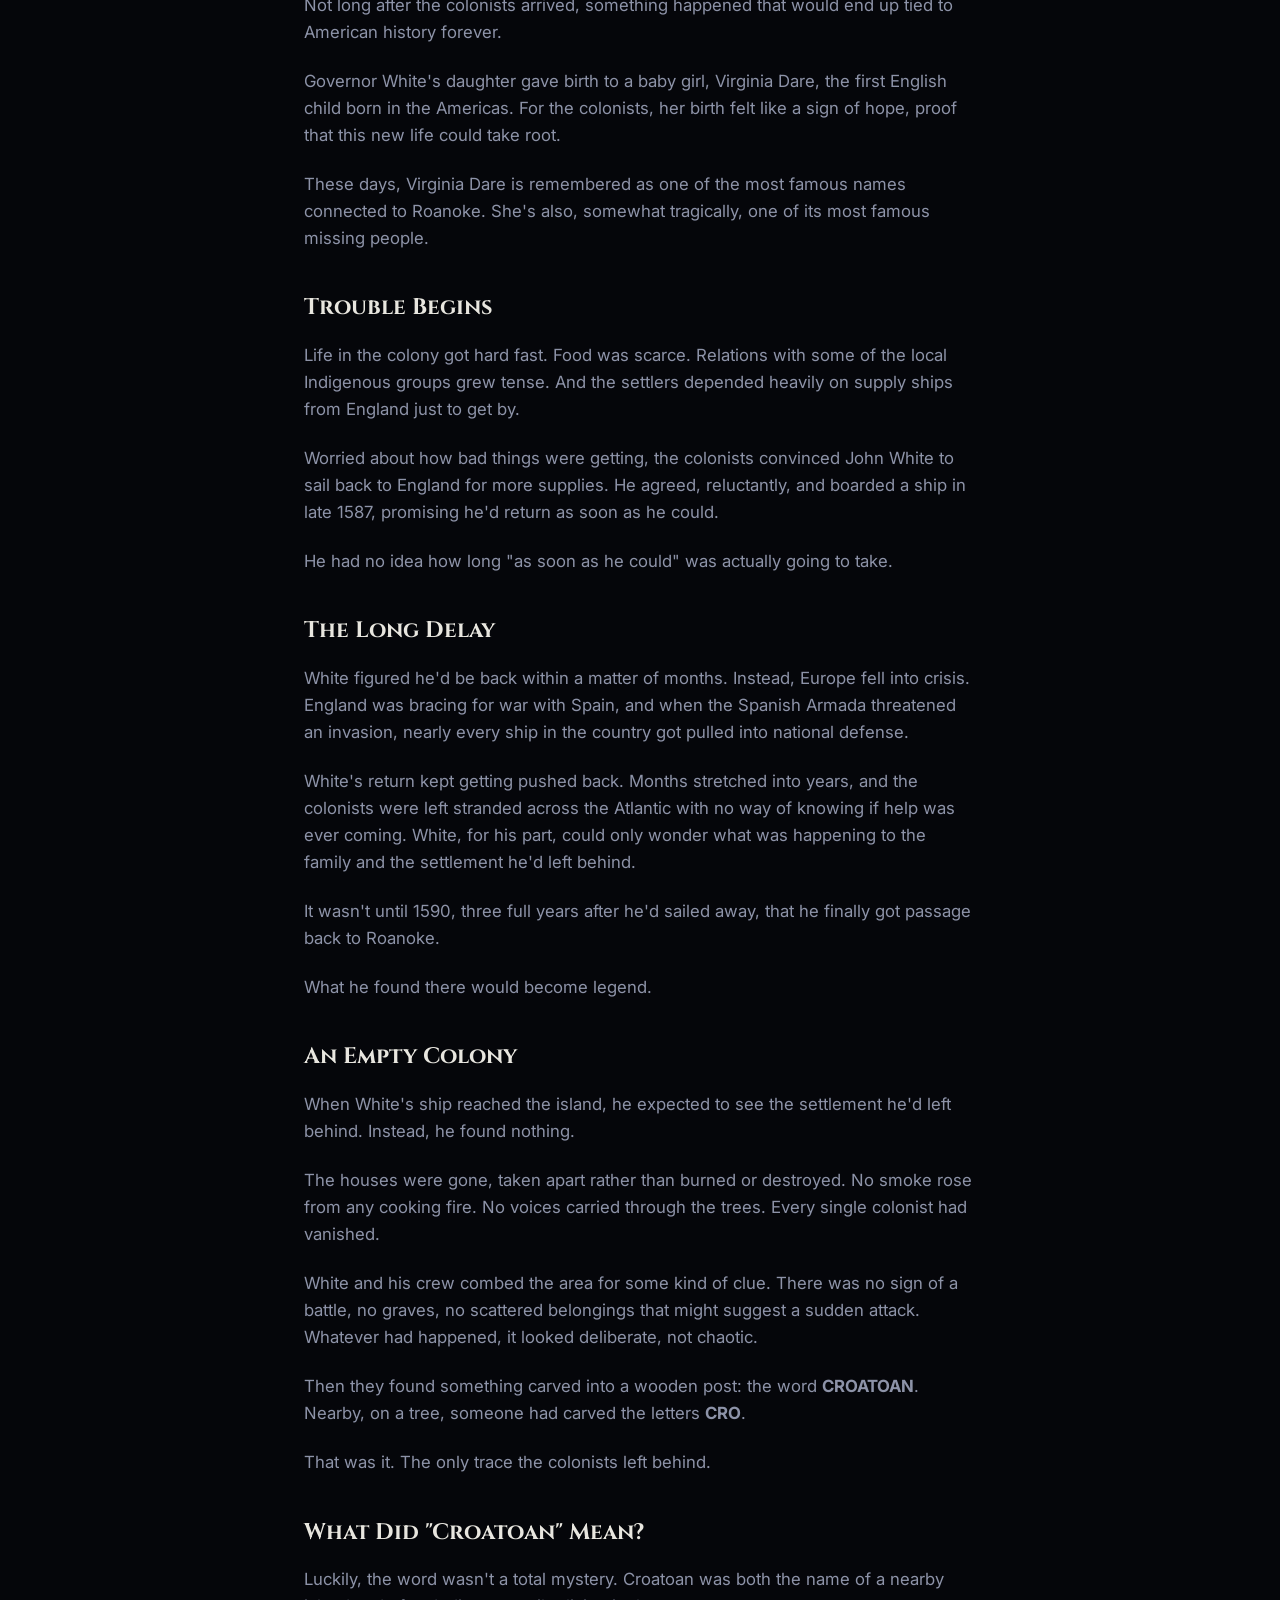
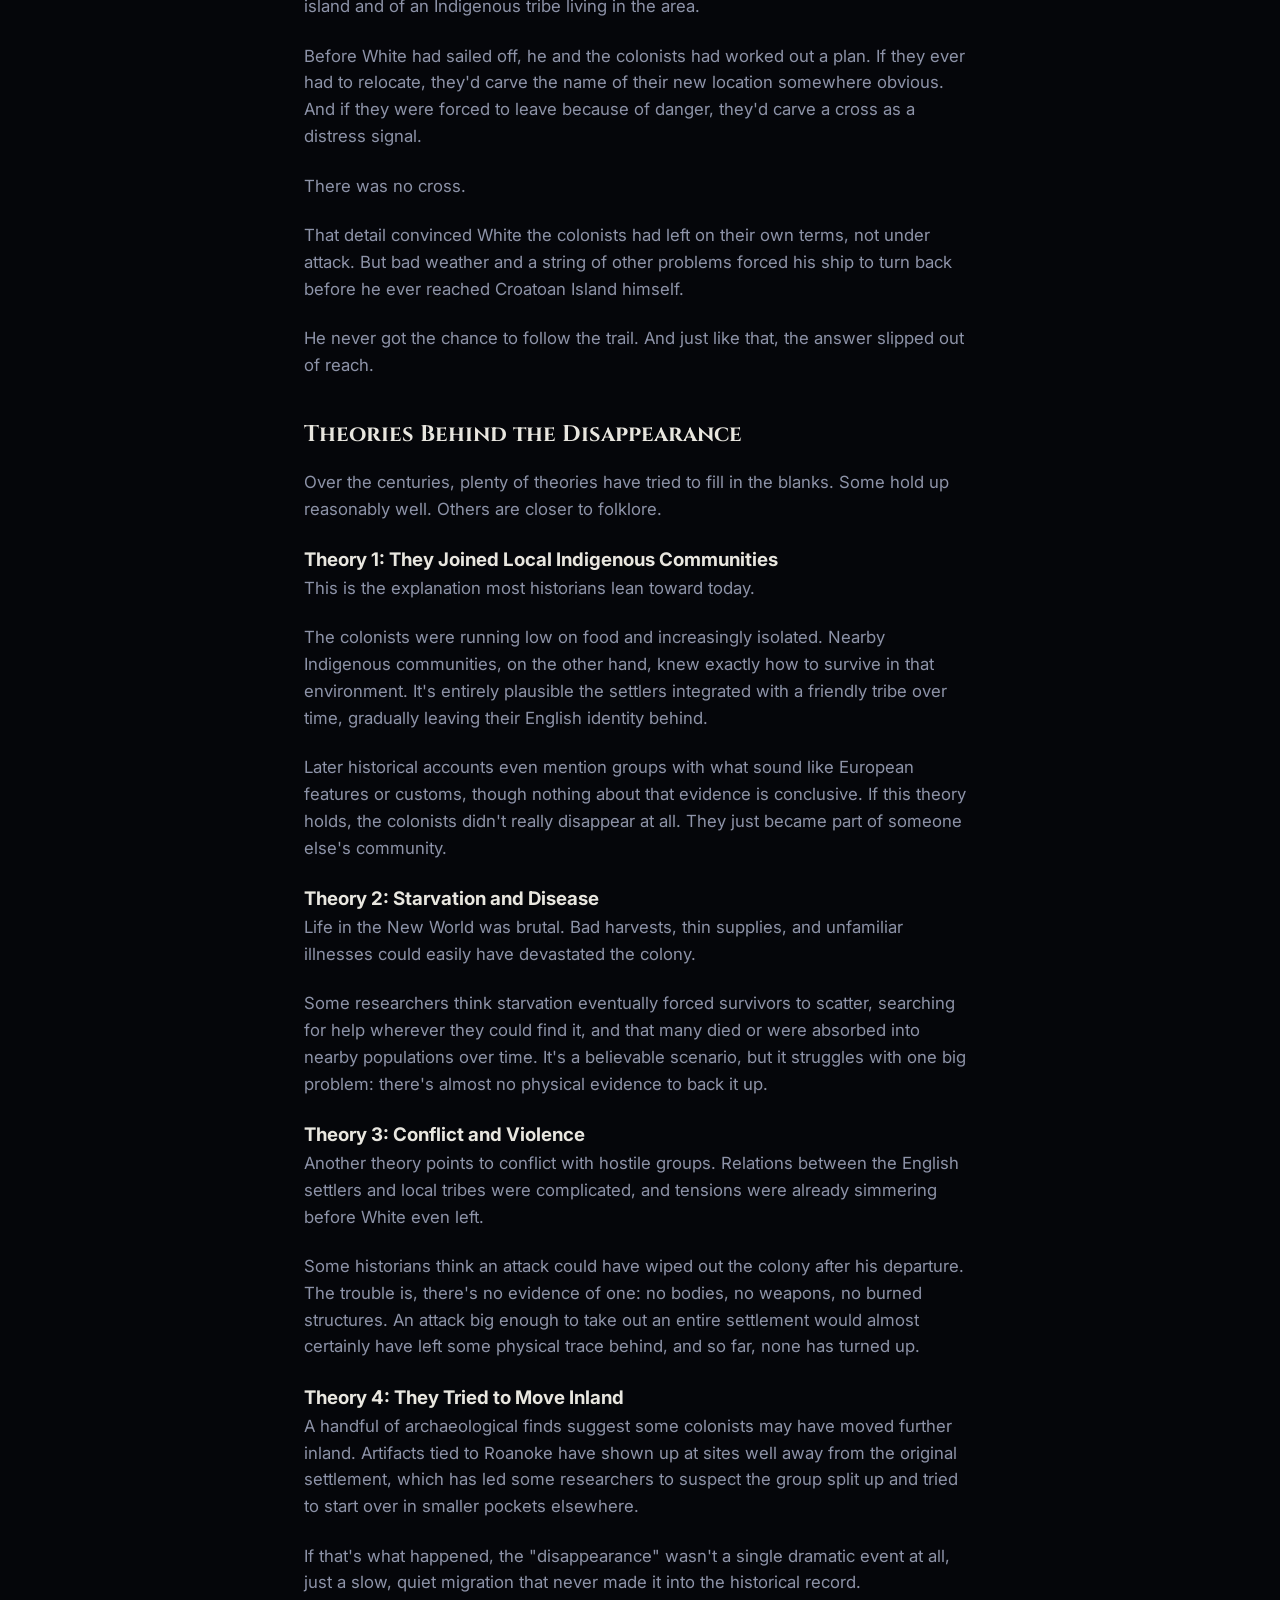
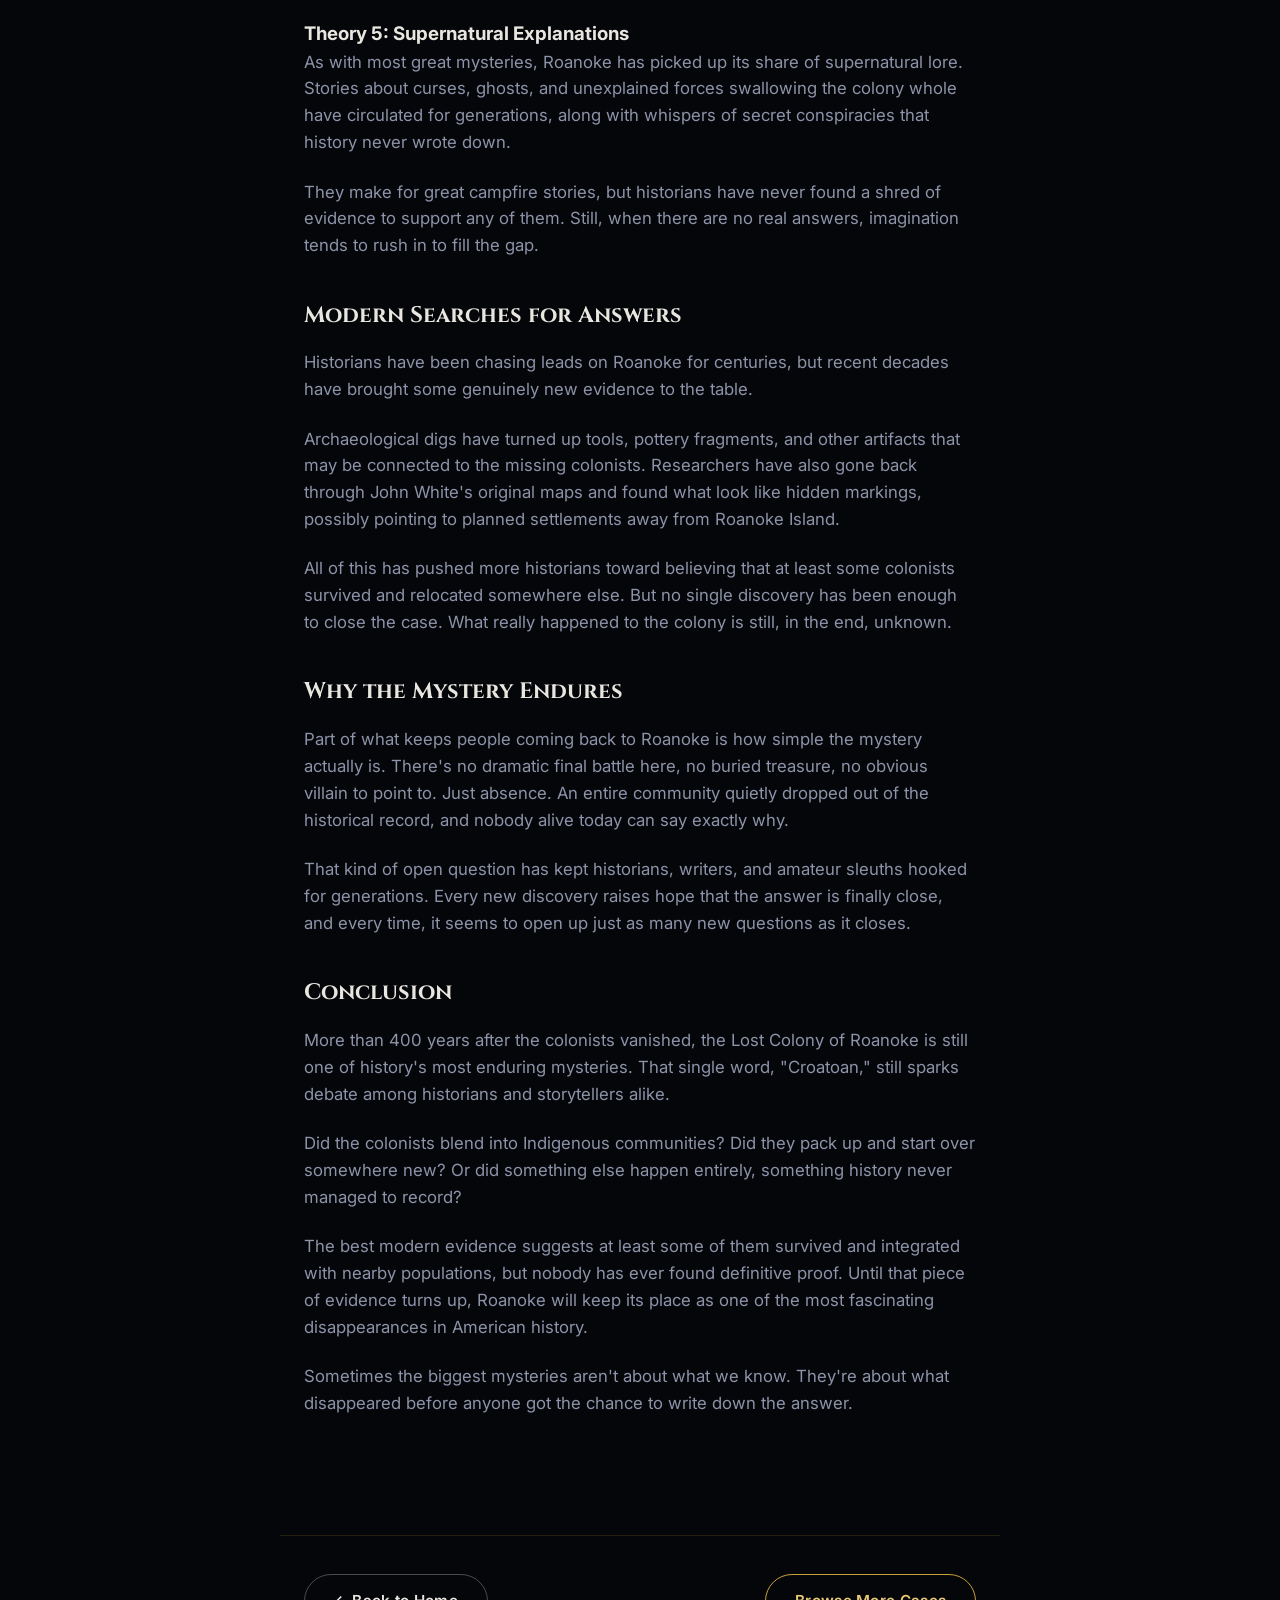
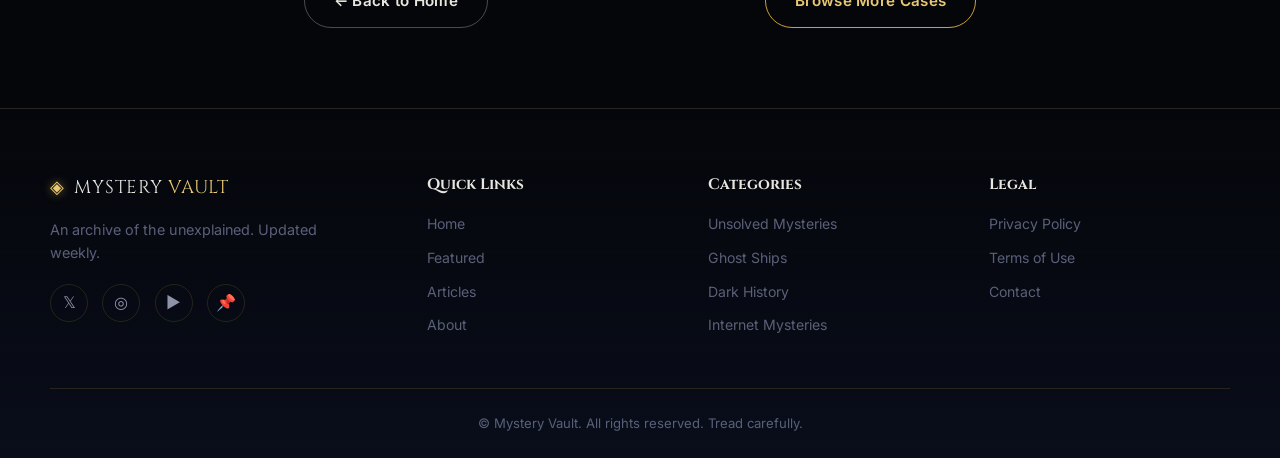
<file: article9.html>
<!DOCTYPE html>
<html lang="en">
<head>
  <meta charset="UTF-8" />
  <meta name="viewport" content="width=device-width, initial-scale=1.0" />

  <script async src="https://pagead2.googlesyndication.com/pagead/js/adsbygoogle.js?client=ca-pub-2722121307224694"
     crossorigin="anonymous"></script>

  <title>The Lost Colony of Roanoke: America's Greatest Disappearance Mystery — Mystery Vault</title>
  <meta name="description" content="More than a hundred English settlers vanished from Roanoke Island without a trace, leaving behind only a single carved word: CROATOAN." />
  <meta name="robots" content="index, follow" />

  <meta property="og:title" content="The Lost Colony of Roanoke: America's Greatest Disappearance Mystery — Mystery Vault" />
  <meta property="og:description" content="More than a hundred English settlers vanished from Roanoke Island without a trace, leaving behind only a single carved word: CROATOAN." />
  <meta property="og:type" content="article" />

  <link rel="icon" href="data:image/svg+xml,<svg xmlns=%22http://www.w3.org/2000/svg%22 viewBox=%220 0 100 100%22><text y=%22.9em%22 font-size=%2290%22>🔍</text></svg>" />

  <link rel="preconnect" href="https://fonts.googleapis.com">
  <link rel="preconnect" href="https://fonts.gstatic.com" crossorigin>
  <link href="https://fonts.googleapis.com/css2?family=Cinzel:wght@500;700;900&family=Cormorant+Garamond:ital,wght@0,500;0,600;1,500&family=Inter:wght@400;500;600;700&display=swap" rel="stylesheet">

  <link rel="stylesheet" href="style.css" />
</head>
<body>

  <div class="scroll-progress" id="scrollProgress"></div>

  <header class="navbar" id="navbar">
    <div class="nav-inner">
      <a href="index.html#home" class="logo">
        <span class="logo-mark">◈</span>
        <span class="logo-text">MYSTERY <em>VAULT</em></span>
      </a>

      <nav class="nav-links" id="navLinks">
        <a href="index.html#home" class="nav-link">Home</a>
        <a href="index.html#featured" class="nav-link">Featured</a>
        <a href="index.html#articles" class="nav-link active">Articles</a>
        <a href="index.html#categories" class="nav-link">Categories</a>
        <a href="index.html#about" class="nav-link">About</a>
        <a href="index.html#contact" class="nav-link">Contact</a>
      </nav>

      <button class="nav-toggle" id="navToggle" aria-label="Toggle navigation menu">
        <span></span><span></span><span></span>
      </button>
    </div>
  </header>

  <article>
    <div class="article-page-hero">
      <a href="index.html" class="back-home-link">
        <svg viewBox="0 0 24 24" fill="none" stroke="currentColor" stroke-width="2" stroke-linecap="round" stroke-linejoin="round"><path d="M19 12H5M12 19l-7-7 7-7"/></svg>
        Back to Home
      </a>
      <div class="article-page-meta">
        <span class="article-page-badge">Unsolved Mysteries</span>
        <span class="article-page-date">Nov 13 &middot; 10 min read</span>
      </div>
      <h1 class="article-page-title">The Lost Colony of Roanoke: America's Greatest Disappearance Mystery</h1>
      <p class="article-page-dek">More than a hundred English settlers vanished without a trace, leaving behind no bodies, no signs of struggle, and a single word carved into a post.</p>
    </div>

  

    <div class="article-page-body">
      <p>History is full of unsolved mysteries, but few are as haunting as the story of the Lost Colony of Roanoke.</p>
      <p>Picture arriving at a settlement where more than a hundred people had been living just a few years before. Families had built homes there. Children had played among the trees. Farmers had worked the land. Then, without any warning, every one of them was gone.</p>
      <p>No bodies. No signs of a struggle. No desperate last messages. Just a single word, carved into a wooden post.</p>
      <p>More than four centuries later, nobody knows for certain what happened. The disappearance of the Roanoke colonists is still one of the great mysteries in American history.</p>

      <h2>A Dream in the New World</h2>
      <p>The story starts in the late 1500s, a period when European nations were racing to claim territory across the Atlantic. England wanted a permanent foothold in North America, both to grow its own influence and to push back against Spain's dominance in the region.</p>
      <p>In 1587, a group of 115 English settlers sailed for a small island off what's now the coast of North Carolina: Roanoke Island. Led by Governor John White, they hoped to build England's first lasting colony in the New World.</p>
      <p>The group wasn't just explorers passing through. It included men, women, and children who meant to put down roots and build an actual community. For a little while, things looked promising.</p>
      <p>Nobody on that ship could have guessed they were about to become one of history's most famous mysteries.</p>

      <h2>The First English Child Born in America</h2>
      <p>Not long after the colonists arrived, something happened that would end up tied to American history forever.</p>
      <p>Governor White's daughter gave birth to a baby girl, Virginia Dare, the first English child born in the Americas. For the colonists, her birth felt like a sign of hope, proof that this new life could take root.</p>
      <p>These days, Virginia Dare is remembered as one of the most famous names connected to Roanoke. She's also, somewhat tragically, one of its most famous missing people.</p>

      <h2>Trouble Begins</h2>
      <p>Life in the colony got hard fast. Food was scarce. Relations with some of the local Indigenous groups grew tense. And the settlers depended heavily on supply ships from England just to get by.</p>
      <p>Worried about how bad things were getting, the colonists convinced John White to sail back to England for more supplies. He agreed, reluctantly, and boarded a ship in late 1587, promising he'd return as soon as he could.</p>
      <p>He had no idea how long "as soon as he could" was actually going to take.</p>

      <h2>The Long Delay</h2>
      <p>White figured he'd be back within a matter of months. Instead, Europe fell into crisis. England was bracing for war with Spain, and when the Spanish Armada threatened an invasion, nearly every ship in the country got pulled into national defense.</p>
      <p>White's return kept getting pushed back. Months stretched into years, and the colonists were left stranded across the Atlantic with no way of knowing if help was ever coming. White, for his part, could only wonder what was happening to the family and the settlement he'd left behind.</p>
      <p>It wasn't until 1590, three full years after he'd sailed away, that he finally got passage back to Roanoke.</p>
      <p>What he found there would become legend.</p>

      <h2>An Empty Colony</h2>
      <p>When White's ship reached the island, he expected to see the settlement he'd left behind. Instead, he found nothing.</p>
      <p>The houses were gone, taken apart rather than burned or destroyed. No smoke rose from any cooking fire. No voices carried through the trees. Every single colonist had vanished.</p>
      <p>White and his crew combed the area for some kind of clue. There was no sign of a battle, no graves, no scattered belongings that might suggest a sudden attack. Whatever had happened, it looked deliberate, not chaotic.</p>
      <p>Then they found something carved into a wooden post: the word <strong>CROATOAN</strong>. Nearby, on a tree, someone had carved the letters <strong>CRO</strong>.</p>
      <p>That was it. The only trace the colonists left behind.</p>

      <h2>What Did "Croatoan" Mean?</h2>
      <p>Luckily, the word wasn't a total mystery. Croatoan was both the name of a nearby island and of an Indigenous tribe living in the area.</p>
      <p>Before White had sailed off, he and the colonists had worked out a plan. If they ever had to relocate, they'd carve the name of their new location somewhere obvious. And if they were forced to leave because of danger, they'd carve a cross as a distress signal.</p>
      <p>There was no cross.</p>
      <p>That detail convinced White the colonists had left on their own terms, not under attack. But bad weather and a string of other problems forced his ship to turn back before he ever reached Croatoan Island himself.</p>
      <p>He never got the chance to follow the trail. And just like that, the answer slipped out of reach.</p>

      <h2>Theories Behind the Disappearance</h2>
      <p>Over the centuries, plenty of theories have tried to fill in the blanks. Some hold up reasonably well. Others are closer to folklore.</p>

      <h3>Theory 1: They Joined Local Indigenous Communities</h3>
      <p>This is the explanation most historians lean toward today.</p>
      <p>The colonists were running low on food and increasingly isolated. Nearby Indigenous communities, on the other hand, knew exactly how to survive in that environment. It's entirely plausible the settlers integrated with a friendly tribe over time, gradually leaving their English identity behind.</p>
      <p>Later historical accounts even mention groups with what sound like European features or customs, though nothing about that evidence is conclusive. If this theory holds, the colonists didn't really disappear at all. They just became part of someone else's community.</p>

      <h3>Theory 2: Starvation and Disease</h3>
      <p>Life in the New World was brutal. Bad harvests, thin supplies, and unfamiliar illnesses could easily have devastated the colony.</p>
      <p>Some researchers think starvation eventually forced survivors to scatter, searching for help wherever they could find it, and that many died or were absorbed into nearby populations over time. It's a believable scenario, but it struggles with one big problem: there's almost no physical evidence to back it up.</p>

      <h3>Theory 3: Conflict and Violence</h3>
      <p>Another theory points to conflict with hostile groups. Relations between the English settlers and local tribes were complicated, and tensions were already simmering before White even left.</p>
      <p>Some historians think an attack could have wiped out the colony after his departure. The trouble is, there's no evidence of one: no bodies, no weapons, no burned structures. An attack big enough to take out an entire settlement would almost certainly have left some physical trace behind, and so far, none has turned up.</p>

      <h3>Theory 4: They Tried to Move Inland</h3>
      <p>A handful of archaeological finds suggest some colonists may have moved further inland. Artifacts tied to Roanoke have shown up at sites well away from the original settlement, which has led some researchers to suspect the group split up and tried to start over in smaller pockets elsewhere.</p>
      <p>If that's what happened, the "disappearance" wasn't a single dramatic event at all, just a slow, quiet migration that never made it into the historical record.</p>

      <h3>Theory 5: Supernatural Explanations</h3>
      <p>As with most great mysteries, Roanoke has picked up its share of supernatural lore. Stories about curses, ghosts, and unexplained forces swallowing the colony whole have circulated for generations, along with whispers of secret conspiracies that history never wrote down.</p>
      <p>They make for great campfire stories, but historians have never found a shred of evidence to support any of them. Still, when there are no real answers, imagination tends to rush in to fill the gap.</p>

      <h2>Modern Searches for Answers</h2>
      <p>Historians have been chasing leads on Roanoke for centuries, but recent decades have brought some genuinely new evidence to the table.</p>
      <p>Archaeological digs have turned up tools, pottery fragments, and other artifacts that may be connected to the missing colonists. Researchers have also gone back through John White's original maps and found what look like hidden markings, possibly pointing to planned settlements away from Roanoke Island.</p>
      <p>All of this has pushed more historians toward believing that at least some colonists survived and relocated somewhere else. But no single discovery has been enough to close the case. What really happened to the colony is still, in the end, unknown.</p>

      <h2>Why the Mystery Endures</h2>
      <p>Part of what keeps people coming back to Roanoke is how simple the mystery actually is. There's no dramatic final battle here, no buried treasure, no obvious villain to point to. Just absence. An entire community quietly dropped out of the historical record, and nobody alive today can say exactly why.</p>
      <p>That kind of open question has kept historians, writers, and amateur sleuths hooked for generations. Every new discovery raises hope that the answer is finally close, and every time, it seems to open up just as many new questions as it closes.</p>

      <h2>Conclusion</h2>
      <p>More than 400 years after the colonists vanished, the Lost Colony of Roanoke is still one of history's most enduring mysteries. That single word, "Croatoan," still sparks debate among historians and storytellers alike.</p>
      <p>Did the colonists blend into Indigenous communities? Did they pack up and start over somewhere new? Or did something else happen entirely, something history never managed to record?</p>
      <p>The best modern evidence suggests at least some of them survived and integrated with nearby populations, but nobody has ever found definitive proof. Until that piece of evidence turns up, Roanoke will keep its place as one of the most fascinating disappearances in American history.</p>
      <p>Sometimes the biggest mysteries aren't about what we know. They're about what disappeared before anyone got the chance to write down the answer.</p>
    </div>

    <div class="article-page-footer-nav">
      <a href="index.html" class="btn btn-ghost">&larr; Back to Home</a>
      <a href="index.html#articles" class="btn btn-outline">Browse More Cases</a>
    </div>
  </article>

  <footer class="footer">
    <div class="footer-grid">
      <div class="footer-brand">
        <a href="index.html#home" class="logo">
          <span class="logo-mark">◈</span>
          <span class="logo-text">MYSTERY <em>VAULT</em></span>
        </a>
        <p>An archive of the unexplained. Updated weekly.</p>
        <div class="social-icons">
          <a href="#" aria-label="Twitter / X">𝕏</a>
          <a href="#" aria-label="Instagram">◎</a>
          <a href="#" aria-label="YouTube">▶</a>
          <a href="#" aria-label="Pinterest">📌</a>
        </div>
      </div>

      <div class="footer-links">
        <h4>Quick Links</h4>
        <a href="index.html#home">Home</a>
        <a href="index.html#featured">Featured</a>
        <a href="index.html#articles">Articles</a>
        <a href="index.html#about">About</a>
      </div>

      <div class="footer-links">
        <h4>Categories</h4>
        <a href="index.html#categories">Unsolved Mysteries</a>
        <a href="index.html#categories">Ghost Ships</a>
        <a href="index.html#categories">Dark History</a>
        <a href="index.html#categories">Internet Mysteries</a>
      </div>

      <div class="footer-links">
        <h4>Legal</h4>
        <a href="privacy-policy.html">Privacy Policy</a>
        <a href="terms-of-use.html">Terms of Use</a>
        <a href="index.html#contact">Contact</a>
      </div>
    </div>

    <div class="footer-bottom">
      <p>&copy; <span id="year"></span> Mystery Vault. All rights reserved. Tread carefully.</p>
    </div>
  </footer>

  <button id="backToTop" class="back-to-top" aria-label="Back to top">↑</button>

  <script src="script.js"></script>
</body>
</html>
</file>
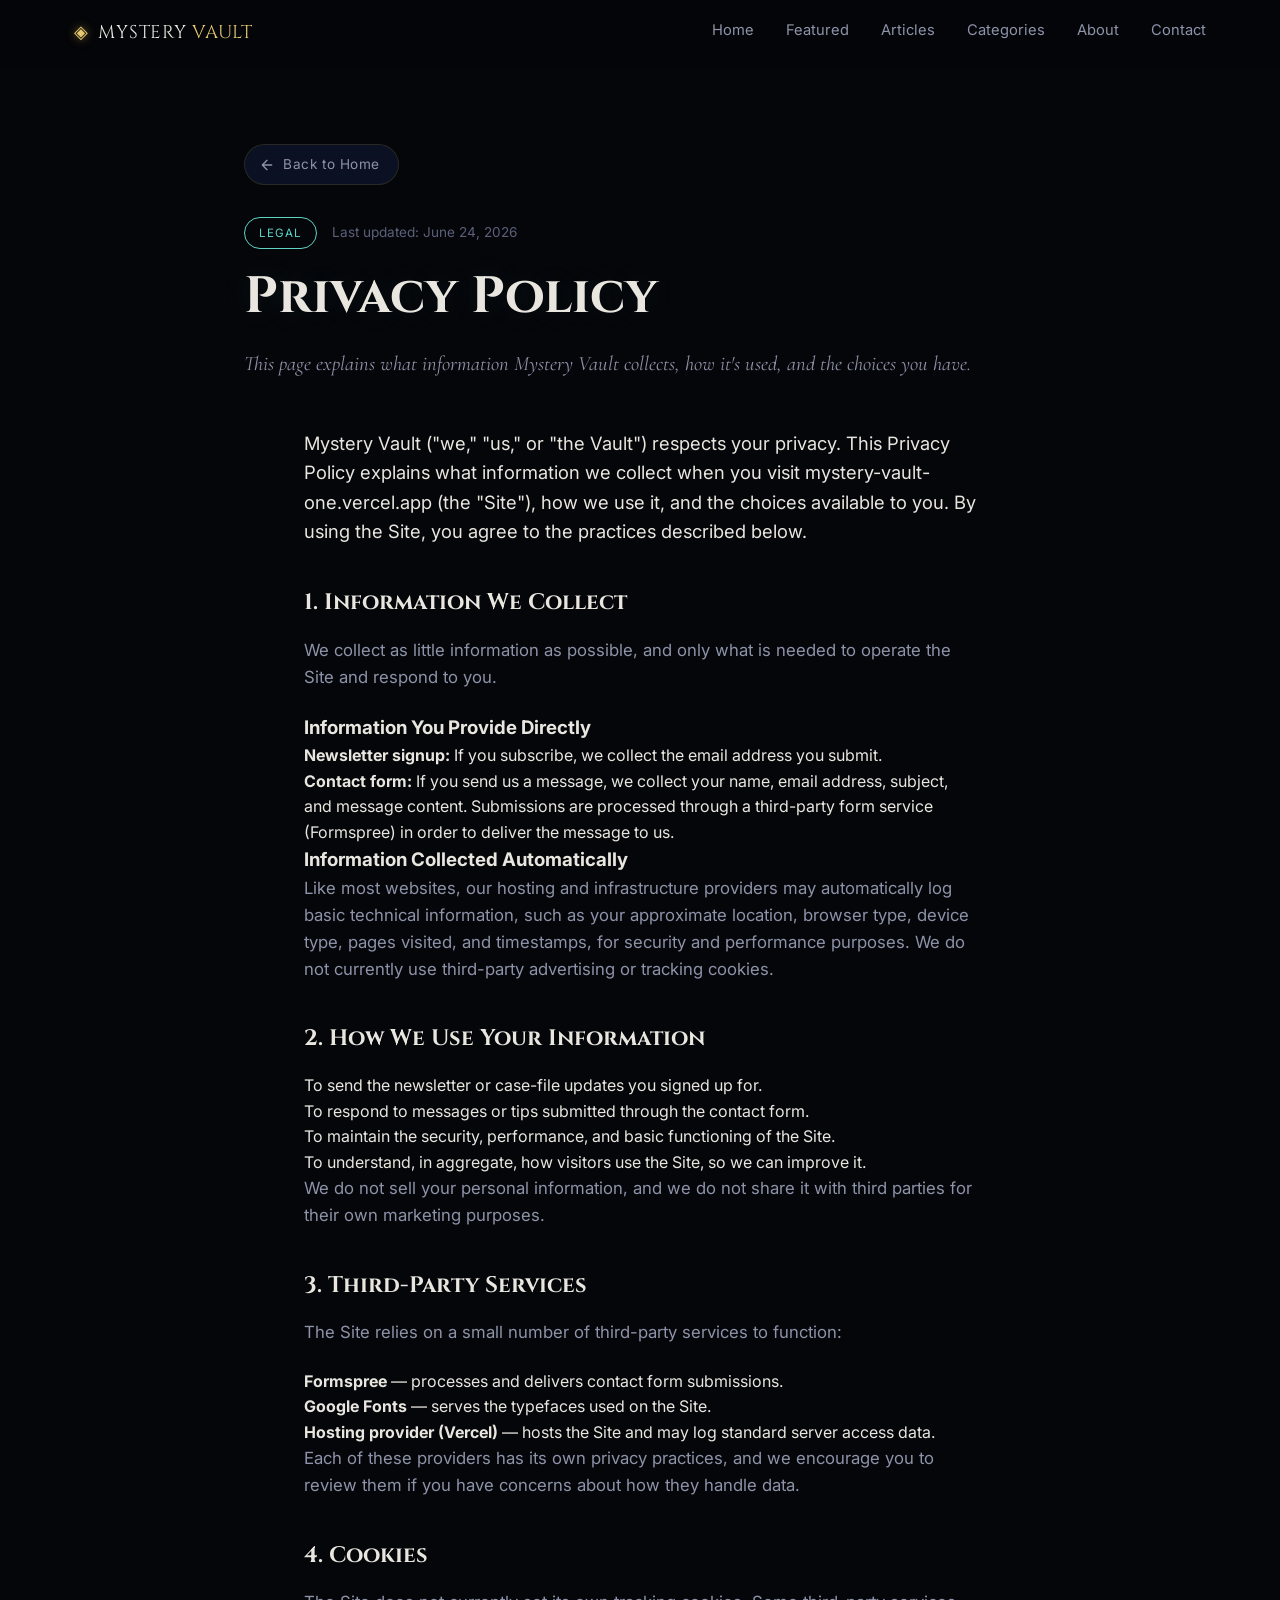
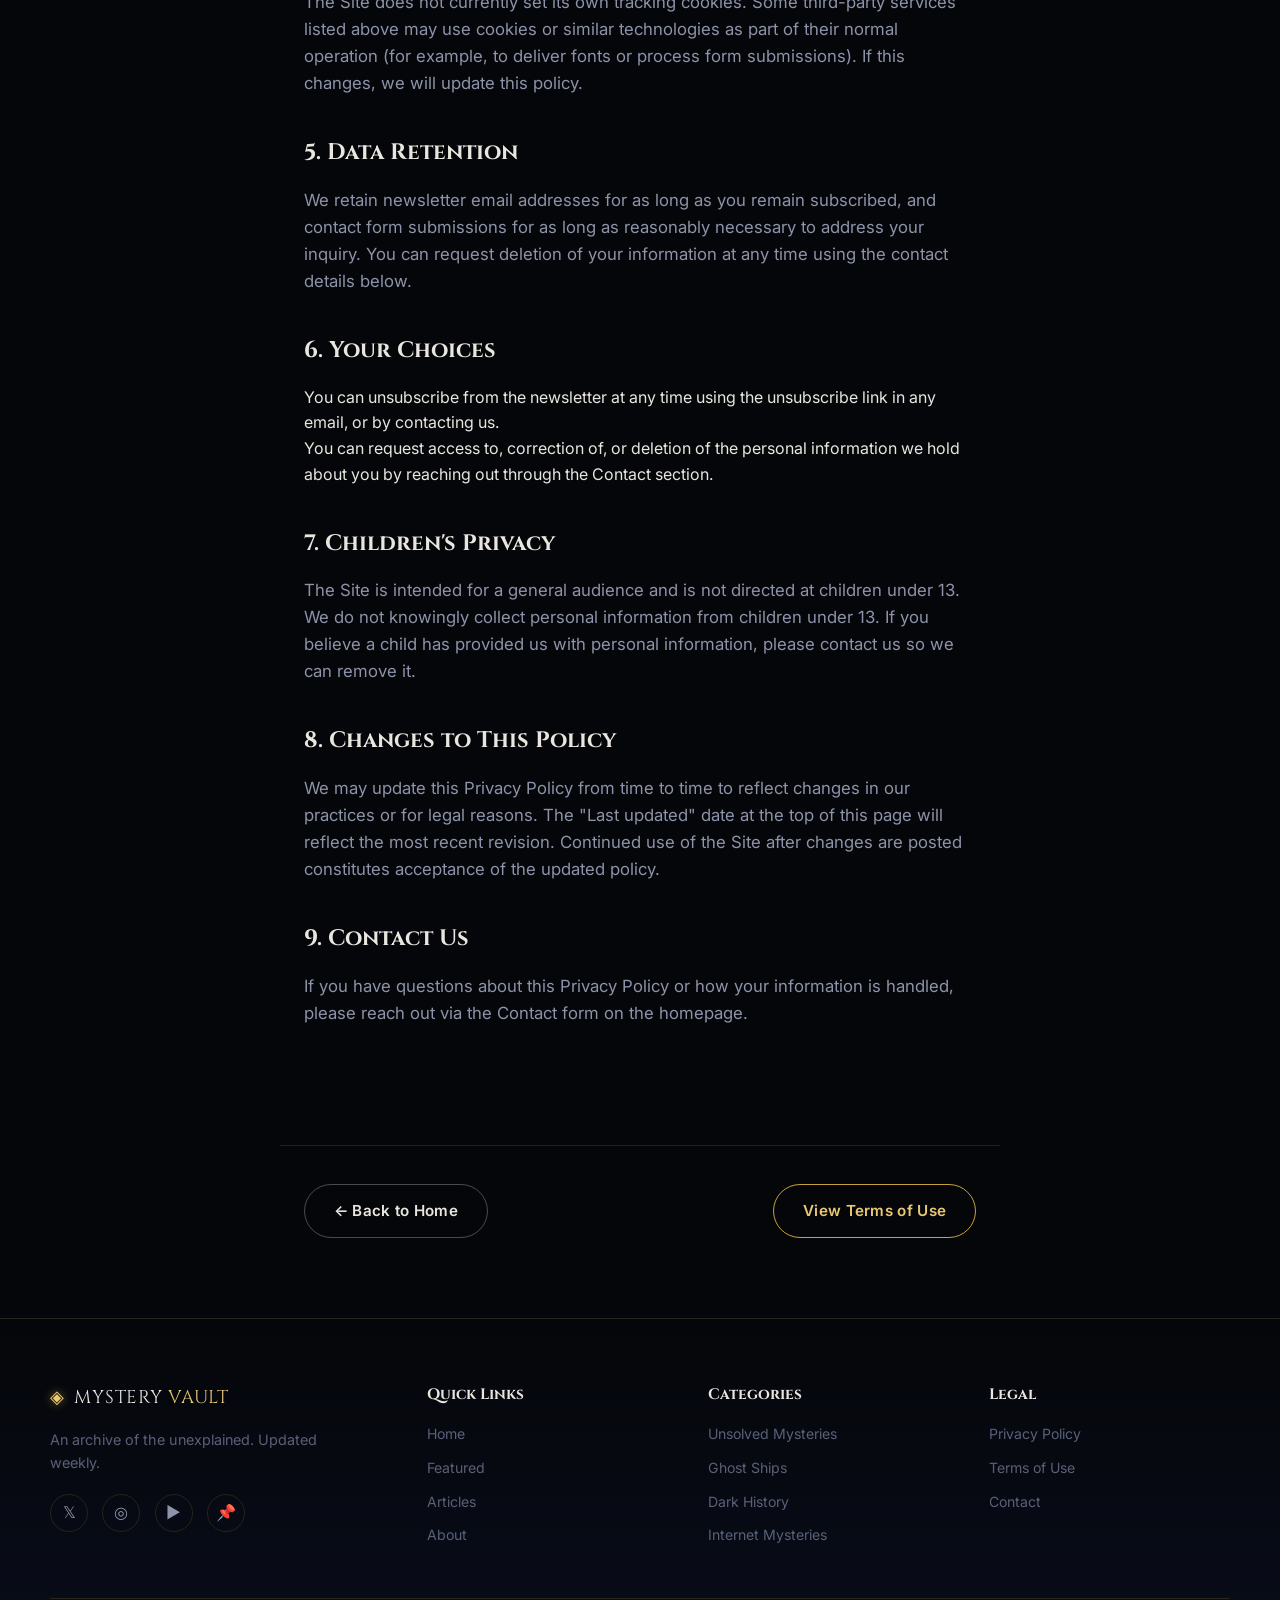
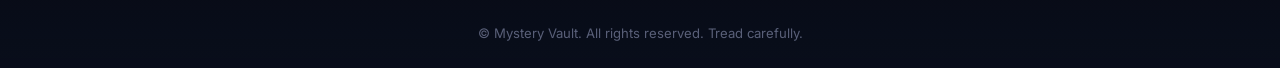
<file: privacy-policy.html>
<!DOCTYPE html>
<html lang="en">
<head>
  <meta charset="UTF-8" />
  <meta name="viewport" content="width=device-width, initial-scale=1.0" />

  <script async src="https://pagead2.googlesyndication.com/pagead/js/adsbygoogle.js?client=ca-pub-2722121307224694"
     crossorigin="anonymous"></script>

  <title>Privacy Policy — Mystery Vault</title>
  <meta name="description" content="How Mystery Vault collects, uses, and protects information when you visit the site, subscribe to the newsletter, or submit a contact form." />
  <meta name="robots" content="index, follow" />

  <meta property="og:title" content="Privacy Policy — Mystery Vault" />
  <meta property="og:description" content="How Mystery Vault collects, uses, and protects your information." />
  <meta property="og:type" content="website" />

  <link rel="icon" href="data:image/svg+xml,<svg xmlns=%22http://www.w3.org/2000/svg%22 viewBox=%220 0 100 100%22><text y=%22.9em%22 font-size=%2290%22>🔍</text></svg>" />

  <link rel="preconnect" href="https://fonts.googleapis.com">
  <link rel="preconnect" href="https://fonts.gstatic.com" crossorigin>
  <link href="https://fonts.googleapis.com/css2?family=Cinzel:wght@500;700;900&family=Cormorant+Garamond:ital,wght@0,500;0,600;1,500&family=Inter:wght@400;500;600;700&display=swap" rel="stylesheet">

  <link rel="stylesheet" href="style.css" />
</head>
<body>

  <div class="scroll-progress" id="scrollProgress"></div>

  <header class="navbar" id="navbar">
    <div class="nav-inner">
      <a href="index.html#home" class="logo">
        <span class="logo-mark">◈</span>
        <span class="logo-text">MYSTERY <em>VAULT</em></span>
      </a>

      <nav class="nav-links" id="navLinks">
        <a href="index.html#home" class="nav-link">Home</a>
        <a href="index.html#featured" class="nav-link">Featured</a>
        <a href="index.html#articles" class="nav-link">Articles</a>
        <a href="index.html#categories" class="nav-link">Categories</a>
        <a href="index.html#about" class="nav-link">About</a>
        <a href="index.html#contact" class="nav-link">Contact</a>
      </nav>

      <button class="nav-toggle" id="navToggle" aria-label="Toggle navigation menu">
        <span></span><span></span><span></span>
      </button>
    </div>
  </header>

  <article>
    <div class="article-page-hero">
      <a href="index.html" class="back-home-link">
        <svg viewBox="0 0 24 24" fill="none" stroke="currentColor" stroke-width="2" stroke-linecap="round" stroke-linejoin="round"><path d="M19 12H5M12 19l-7-7 7-7"/></svg>
        Back to Home
      </a>
      <div class="article-page-meta">
        <span class="article-page-badge">Legal</span>
        <span class="article-page-date">Last updated: June 24, 2026</span>
      </div>
      <h1 class="article-page-title">Privacy Policy</h1>
      <p class="article-page-dek">This page explains what information Mystery Vault collects, how it's used, and the choices you have.</p>
    </div>

    <div class="article-page-body">
      <p>Mystery Vault ("we," "us," or "the Vault") respects your privacy. This Privacy Policy explains what information we collect when you visit mystery-vault-one.vercel.app (the "Site"), how we use it, and the choices available to you. By using the Site, you agree to the practices described below.</p>

      <h2>1. Information We Collect</h2>
      <p>We collect as little information as possible, and only what is needed to operate the Site and respond to you.</p>
      <h3>Information You Provide Directly</h3>
      <ul>
        <li><strong>Newsletter signup:</strong> If you subscribe, we collect the email address you submit.</li>
        <li><strong>Contact form:</strong> If you send us a message, we collect your name, email address, subject, and message content. Submissions are processed through a third-party form service (Formspree) in order to deliver the message to us.</li>
      </ul>
      <h3>Information Collected Automatically</h3>
      <p>Like most websites, our hosting and infrastructure providers may automatically log basic technical information, such as your approximate location, browser type, device type, pages visited, and timestamps, for security and performance purposes. We do not currently use third-party advertising or tracking cookies.</p>

      <h2>2. How We Use Your Information</h2>
      <ul>
        <li>To send the newsletter or case-file updates you signed up for.</li>
        <li>To respond to messages or tips submitted through the contact form.</li>
        <li>To maintain the security, performance, and basic functioning of the Site.</li>
        <li>To understand, in aggregate, how visitors use the Site, so we can improve it.</li>
      </ul>
      <p>We do not sell your personal information, and we do not share it with third parties for their own marketing purposes.</p>

      <h2>3. Third-Party Services</h2>
      <p>The Site relies on a small number of third-party services to function:</p>
      <ul>
        <li><strong>Formspree</strong> — processes and delivers contact form submissions.</li>
        <li><strong>Google Fonts</strong> — serves the typefaces used on the Site.</li>
        <li><strong>Hosting provider (Vercel)</strong> — hosts the Site and may log standard server access data.</li>
      </ul>
      <p>Each of these providers has its own privacy practices, and we encourage you to review them if you have concerns about how they handle data.</p>

      <h2>4. Cookies</h2>
      <p>The Site does not currently set its own tracking cookies. Some third-party services listed above may use cookies or similar technologies as part of their normal operation (for example, to deliver fonts or process form submissions). If this changes, we will update this policy.</p>

      <h2>5. Data Retention</h2>
      <p>We retain newsletter email addresses for as long as you remain subscribed, and contact form submissions for as long as reasonably necessary to address your inquiry. You can request deletion of your information at any time using the contact details below.</p>

      <h2>6. Your Choices</h2>
      <ul>
        <li>You can unsubscribe from the newsletter at any time using the unsubscribe link in any email, or by contacting us.</li>
        <li>You can request access to, correction of, or deletion of the personal information we hold about you by reaching out through the <a href="index.html#contact">Contact</a> section.</li>
      </ul>

      <h2>7. Children's Privacy</h2>
      <p>The Site is intended for a general audience and is not directed at children under 13. We do not knowingly collect personal information from children under 13. If you believe a child has provided us with personal information, please contact us so we can remove it.</p>

      <h2>8. Changes to This Policy</h2>
      <p>We may update this Privacy Policy from time to time to reflect changes in our practices or for legal reasons. The "Last updated" date at the top of this page will reflect the most recent revision. Continued use of the Site after changes are posted constitutes acceptance of the updated policy.</p>

      <h2>9. Contact Us</h2>
      <p>If you have questions about this Privacy Policy or how your information is handled, please reach out via the <a href="index.html#contact">Contact</a> form on the homepage.</p>
    </div>

    <div class="article-page-footer-nav">
      <a href="index.html" class="btn btn-ghost">&larr; Back to Home</a>
      <a href="terms-of-use.html" class="btn btn-outline">View Terms of Use</a>
    </div>
  </article>

  <footer class="footer">
    <div class="footer-grid">
      <div class="footer-brand">
        <a href="index.html#home" class="logo">
          <span class="logo-mark">◈</span>
          <span class="logo-text">MYSTERY <em>VAULT</em></span>
        </a>
        <p>An archive of the unexplained. Updated weekly.</p>
        <div class="social-icons">
          <a href="#" aria-label="Twitter / X">𝕏</a>
          <a href="#" aria-label="Instagram">◎</a>
          <a href="#" aria-label="YouTube">▶</a>
          <a href="#" aria-label="Pinterest">📌</a>
        </div>
      </div>

      <div class="footer-links">
        <h4>Quick Links</h4>
        <a href="index.html#home">Home</a>
        <a href="index.html#featured">Featured</a>
        <a href="index.html#articles">Articles</a>
        <a href="index.html#about">About</a>
      </div>

      <div class="footer-links">
        <h4>Categories</h4>
        <a href="index.html#categories">Unsolved Mysteries</a>
        <a href="index.html#categories">Ghost Ships</a>
        <a href="index.html#categories">Dark History</a>
        <a href="index.html#categories">Internet Mysteries</a>
      </div>

      <div class="footer-links">
        <h4>Legal</h4>
        <a href="privacy-policy.html">Privacy Policy</a>
        <a href="terms-of-use.html">Terms of Use</a>
        <a href="index.html#contact">Contact</a>
      </div>
    </div>

    <div class="footer-bottom">
      <p>&copy; <span id="year"></span> Mystery Vault. All rights reserved. Tread carefully.</p>
    </div>
  </footer>

  <button id="backToTop" class="back-to-top" aria-label="Back to top">↑</button>

  <script src="script.js"></script>
</body>
</html>
</file>
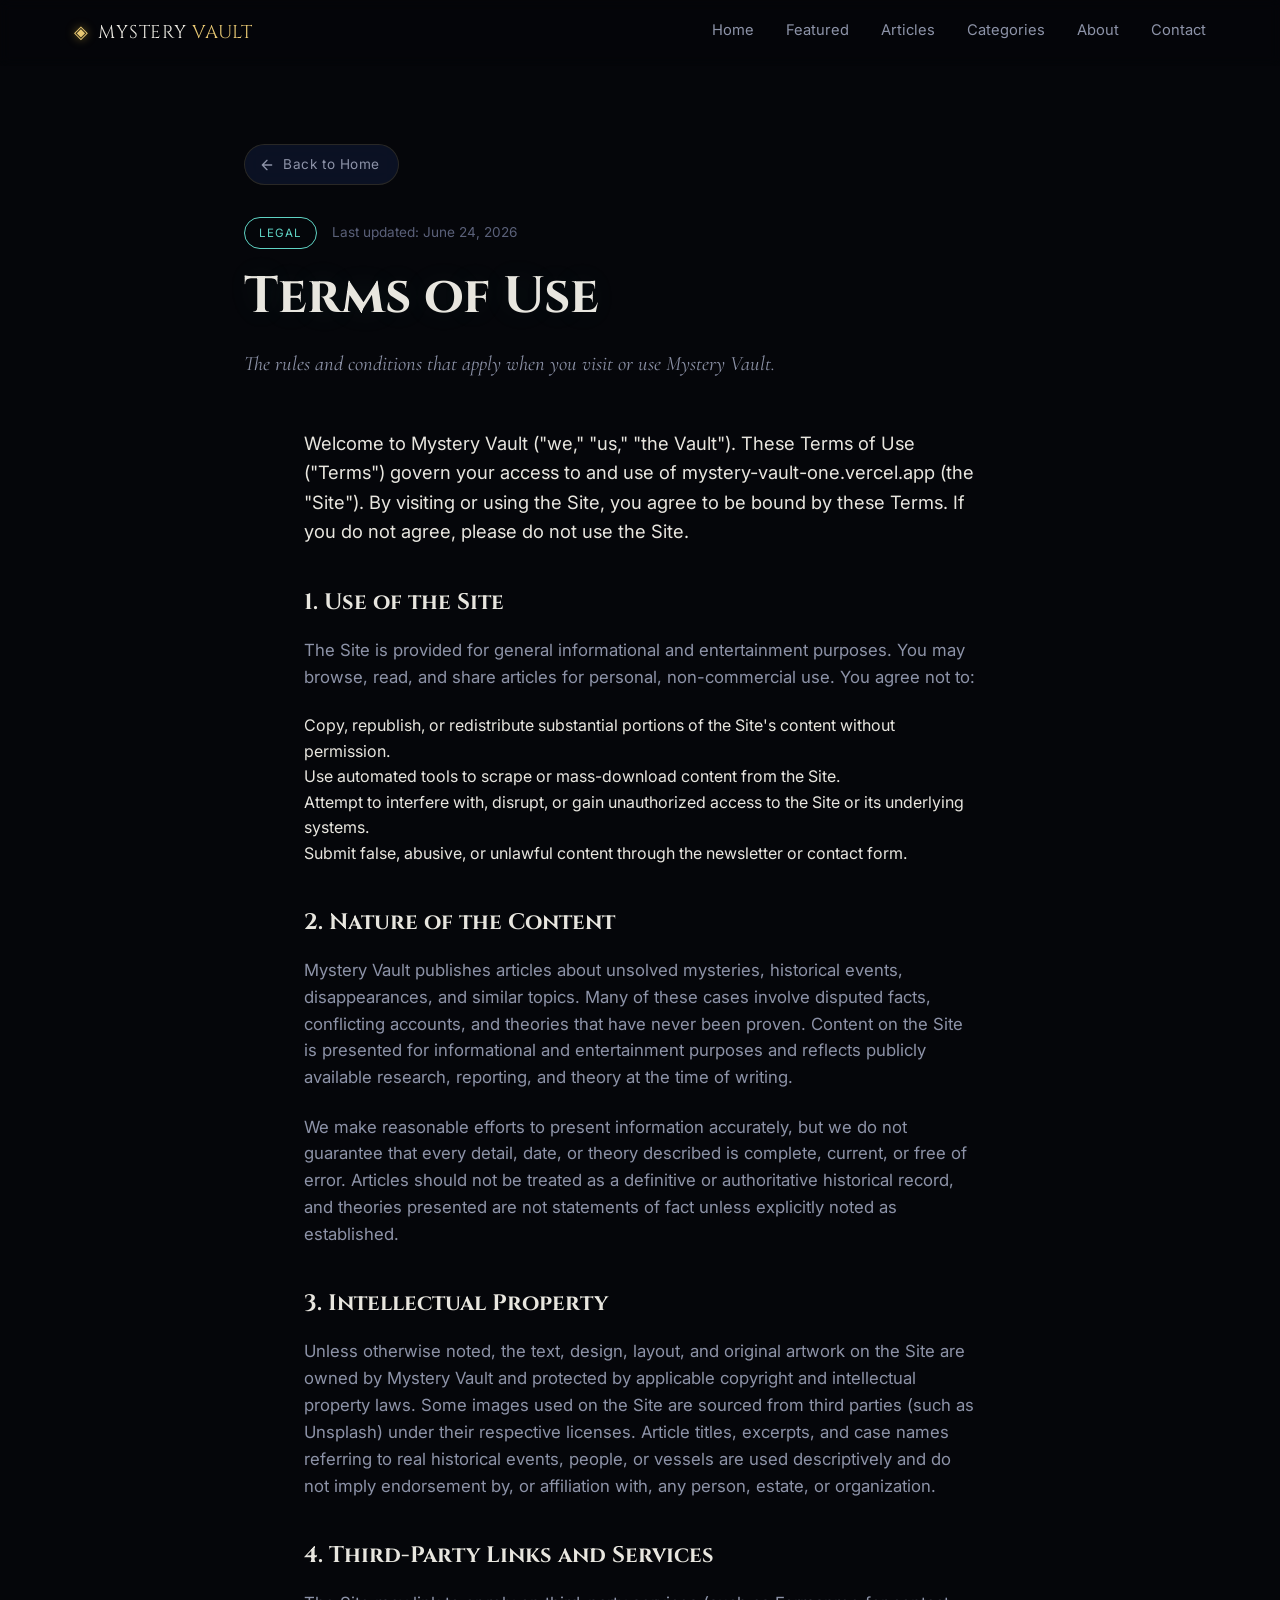
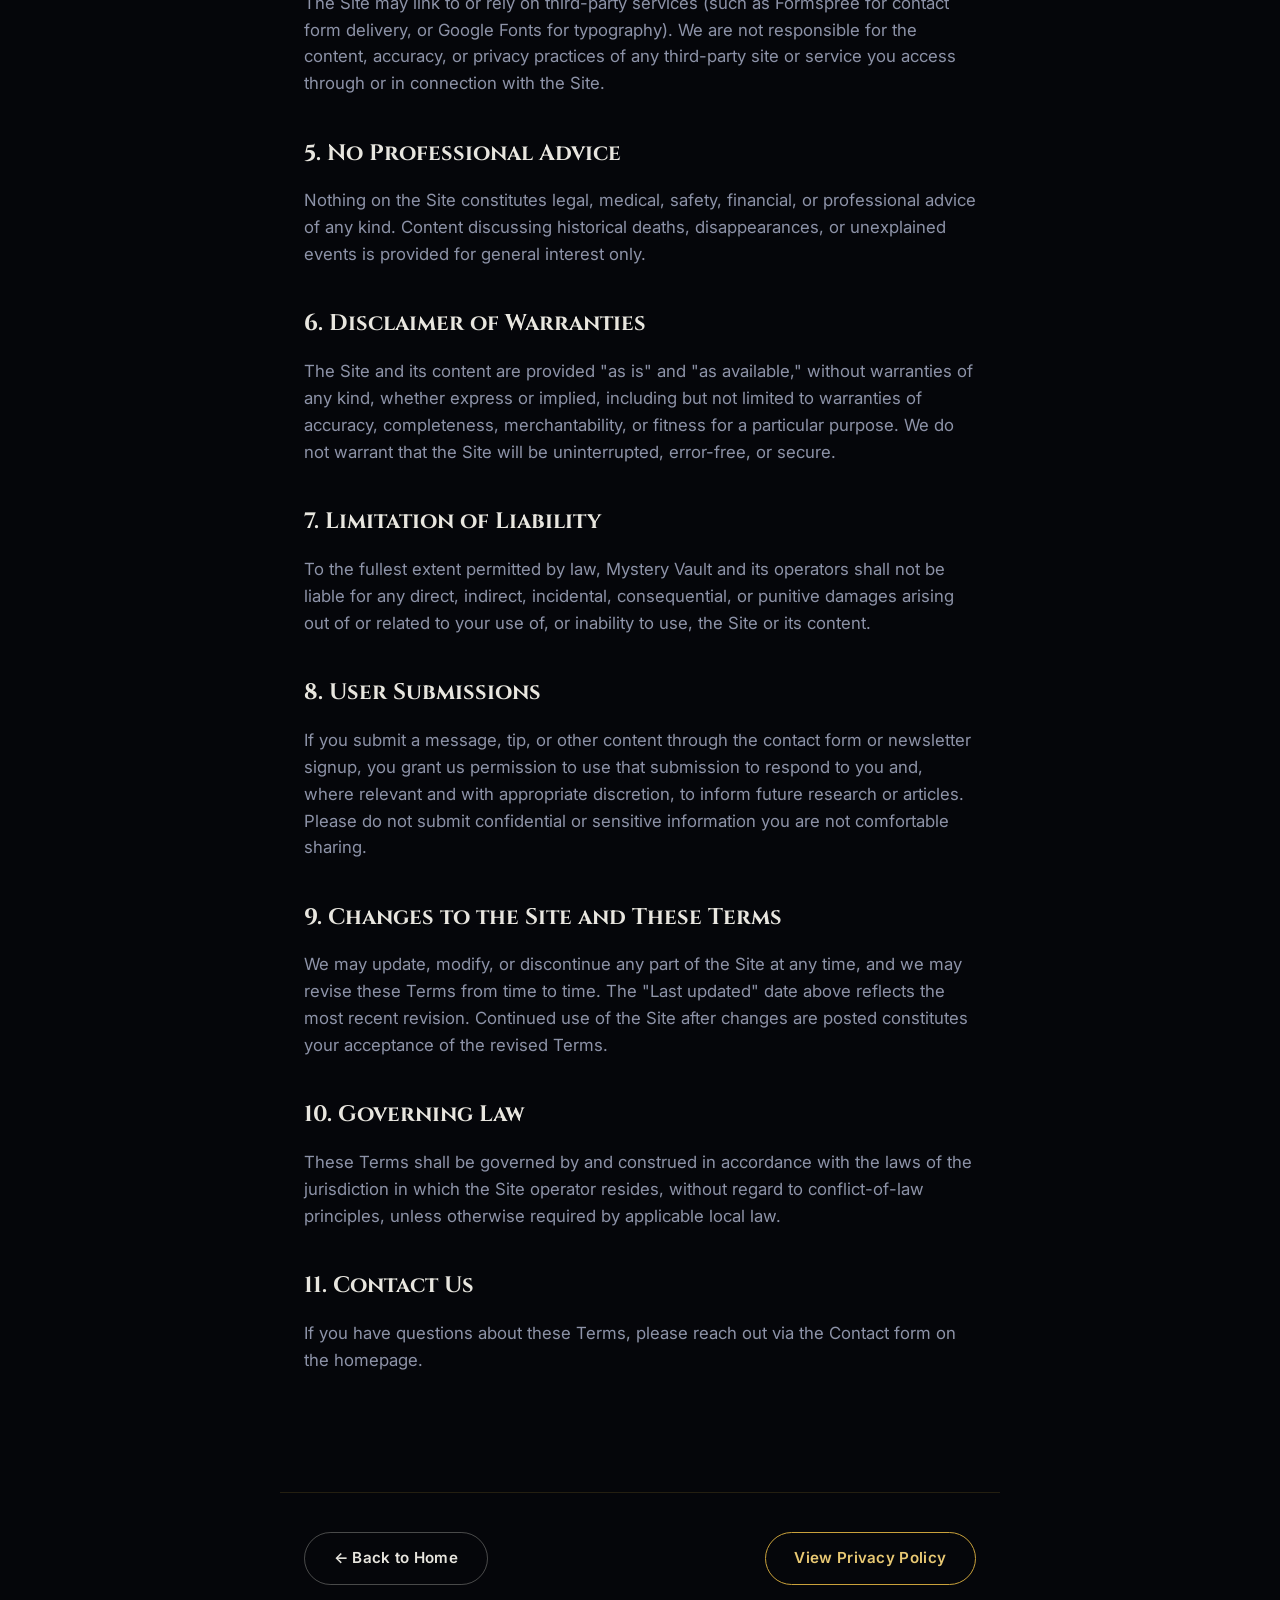
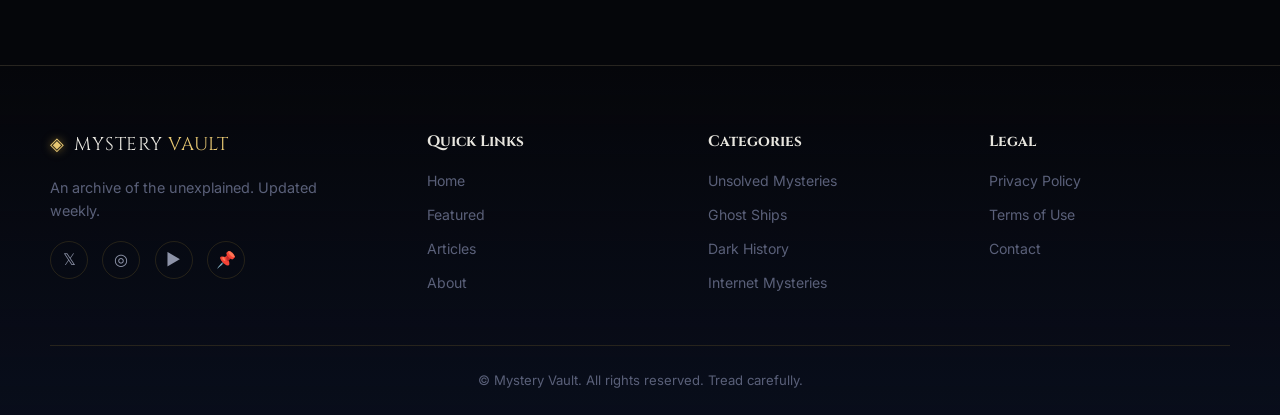
<file: terms-of-use.html>
<!DOCTYPE html>
<html lang="en">
<head>
  <meta charset="UTF-8" />
  <meta name="viewport" content="width=device-width, initial-scale=1.0" />

  <script async src="https://pagead2.googlesyndication.com/pagead/js/adsbygoogle.js?client=ca-pub-2722121307224694"
     crossorigin="anonymous"></script>

  <title>Terms of Use — Mystery Vault</title>
  <meta name="description" content="The terms and conditions that govern your use of Mystery Vault." />
  <meta name="robots" content="index, follow" />

  <meta property="og:title" content="Terms of Use — Mystery Vault" />
  <meta property="og:description" content="The terms and conditions that govern your use of Mystery Vault." />
  <meta property="og:type" content="website" />

  <link rel="icon" href="data:image/svg+xml,<svg xmlns=%22http://www.w3.org/2000/svg%22 viewBox=%220 0 100 100%22><text y=%22.9em%22 font-size=%2290%22>🔍</text></svg>" />

  <link rel="preconnect" href="https://fonts.googleapis.com">
  <link rel="preconnect" href="https://fonts.gstatic.com" crossorigin>
  <link href="https://fonts.googleapis.com/css2?family=Cinzel:wght@500;700;900&family=Cormorant+Garamond:ital,wght@0,500;0,600;1,500&family=Inter:wght@400;500;600;700&display=swap" rel="stylesheet">

  <link rel="stylesheet" href="style.css" />
</head>
<body>

  <div class="scroll-progress" id="scrollProgress"></div>

  <header class="navbar" id="navbar">
    <div class="nav-inner">
      <a href="index.html#home" class="logo">
        <span class="logo-mark">◈</span>
        <span class="logo-text">MYSTERY <em>VAULT</em></span>
      </a>

      <nav class="nav-links" id="navLinks">
        <a href="index.html#home" class="nav-link">Home</a>
        <a href="index.html#featured" class="nav-link">Featured</a>
        <a href="index.html#articles" class="nav-link">Articles</a>
        <a href="index.html#categories" class="nav-link">Categories</a>
        <a href="index.html#about" class="nav-link">About</a>
        <a href="index.html#contact" class="nav-link">Contact</a>
      </nav>

      <button class="nav-toggle" id="navToggle" aria-label="Toggle navigation menu">
        <span></span><span></span><span></span>
      </button>
    </div>
  </header>

  <article>
    <div class="article-page-hero">
      <a href="index.html" class="back-home-link">
        <svg viewBox="0 0 24 24" fill="none" stroke="currentColor" stroke-width="2" stroke-linecap="round" stroke-linejoin="round"><path d="M19 12H5M12 19l-7-7 7-7"/></svg>
        Back to Home
      </a>
      <div class="article-page-meta">
        <span class="article-page-badge">Legal</span>
        <span class="article-page-date">Last updated: June 24, 2026</span>
      </div>
      <h1 class="article-page-title">Terms of Use</h1>
      <p class="article-page-dek">The rules and conditions that apply when you visit or use Mystery Vault.</p>
    </div>

    <div class="article-page-body">
      <p>Welcome to Mystery Vault ("we," "us," "the Vault"). These Terms of Use ("Terms") govern your access to and use of mystery-vault-one.vercel.app (the "Site"). By visiting or using the Site, you agree to be bound by these Terms. If you do not agree, please do not use the Site.</p>

      <h2>1. Use of the Site</h2>
      <p>The Site is provided for general informational and entertainment purposes. You may browse, read, and share articles for personal, non-commercial use. You agree not to:</p>
      <ul>
        <li>Copy, republish, or redistribute substantial portions of the Site's content without permission.</li>
        <li>Use automated tools to scrape or mass-download content from the Site.</li>
        <li>Attempt to interfere with, disrupt, or gain unauthorized access to the Site or its underlying systems.</li>
        <li>Submit false, abusive, or unlawful content through the newsletter or contact form.</li>
      </ul>

      <h2>2. Nature of the Content</h2>
      <p>Mystery Vault publishes articles about unsolved mysteries, historical events, disappearances, and similar topics. Many of these cases involve disputed facts, conflicting accounts, and theories that have never been proven. Content on the Site is presented for informational and entertainment purposes and reflects publicly available research, reporting, and theory at the time of writing.</p>
      <p>We make reasonable efforts to present information accurately, but we do not guarantee that every detail, date, or theory described is complete, current, or free of error. Articles should not be treated as a definitive or authoritative historical record, and theories presented are not statements of fact unless explicitly noted as established.</p>

      <h2>3. Intellectual Property</h2>
      <p>Unless otherwise noted, the text, design, layout, and original artwork on the Site are owned by Mystery Vault and protected by applicable copyright and intellectual property laws. Some images used on the Site are sourced from third parties (such as Unsplash) under their respective licenses. Article titles, excerpts, and case names referring to real historical events, people, or vessels are used descriptively and do not imply endorsement by, or affiliation with, any person, estate, or organization.</p>

      <h2>4. Third-Party Links and Services</h2>
      <p>The Site may link to or rely on third-party services (such as Formspree for contact form delivery, or Google Fonts for typography). We are not responsible for the content, accuracy, or privacy practices of any third-party site or service you access through or in connection with the Site.</p>

      <h2>5. No Professional Advice</h2>
      <p>Nothing on the Site constitutes legal, medical, safety, financial, or professional advice of any kind. Content discussing historical deaths, disappearances, or unexplained events is provided for general interest only.</p>

      <h2>6. Disclaimer of Warranties</h2>
      <p>The Site and its content are provided "as is" and "as available," without warranties of any kind, whether express or implied, including but not limited to warranties of accuracy, completeness, merchantability, or fitness for a particular purpose. We do not warrant that the Site will be uninterrupted, error-free, or secure.</p>

      <h2>7. Limitation of Liability</h2>
      <p>To the fullest extent permitted by law, Mystery Vault and its operators shall not be liable for any direct, indirect, incidental, consequential, or punitive damages arising out of or related to your use of, or inability to use, the Site or its content.</p>

      <h2>8. User Submissions</h2>
      <p>If you submit a message, tip, or other content through the contact form or newsletter signup, you grant us permission to use that submission to respond to you and, where relevant and with appropriate discretion, to inform future research or articles. Please do not submit confidential or sensitive information you are not comfortable sharing.</p>

      <h2>9. Changes to the Site and These Terms</h2>
      <p>We may update, modify, or discontinue any part of the Site at any time, and we may revise these Terms from time to time. The "Last updated" date above reflects the most recent revision. Continued use of the Site after changes are posted constitutes your acceptance of the revised Terms.</p>

      <h2>10. Governing Law</h2>
      <p>These Terms shall be governed by and construed in accordance with the laws of the jurisdiction in which the Site operator resides, without regard to conflict-of-law principles, unless otherwise required by applicable local law.</p>

      <h2>11. Contact Us</h2>
      <p>If you have questions about these Terms, please reach out via the <a href="index.html#contact">Contact</a> form on the homepage.</p>
    </div>

    <div class="article-page-footer-nav">
      <a href="index.html" class="btn btn-ghost">&larr; Back to Home</a>
      <a href="privacy-policy.html" class="btn btn-outline">View Privacy Policy</a>
    </div>
  </article>

  <footer class="footer">
    <div class="footer-grid">
      <div class="footer-brand">
        <a href="index.html#home" class="logo">
          <span class="logo-mark">◈</span>
          <span class="logo-text">MYSTERY <em>VAULT</em></span>
        </a>
        <p>An archive of the unexplained. Updated weekly.</p>
        <div class="social-icons">
          <a href="#" aria-label="Twitter / X">𝕏</a>
          <a href="#" aria-label="Instagram">◎</a>
          <a href="#" aria-label="YouTube">▶</a>
          <a href="#" aria-label="Pinterest">📌</a>
        </div>
      </div>

      <div class="footer-links">
        <h4>Quick Links</h4>
        <a href="index.html#home">Home</a>
        <a href="index.html#featured">Featured</a>
        <a href="index.html#articles">Articles</a>
        <a href="index.html#about">About</a>
      </div>

      <div class="footer-links">
        <h4>Categories</h4>
        <a href="index.html#categories">Unsolved Mysteries</a>
        <a href="index.html#categories">Ghost Ships</a>
        <a href="index.html#categories">Dark History</a>
        <a href="index.html#categories">Internet Mysteries</a>
      </div>

      <div class="footer-links">
        <h4>Legal</h4>
        <a href="privacy-policy.html">Privacy Policy</a>
        <a href="terms-of-use.html">Terms of Use</a>
        <a href="index.html#contact">Contact</a>
      </div>
    </div>

    <div class="footer-bottom">
      <p>&copy; <span id="year"></span> Mystery Vault. All rights reserved. Tread carefully.</p>
    </div>
  </footer>

  <button id="backToTop" class="back-to-top" aria-label="Back to top">↑</button>

  <script src="script.js"></script>
</body>
</html>
</file>
<file: style.css>
/* ===========================================================
   MYSTERY VAULT — STYLESHEET
   Design tokens:
   Color   #05060a (void), #0b1226 (deep navy), #121c3a (navy light),
           #c9a13b (lantern gold accent), #5fd3c4 (ghost teal accent),
           #e8e6df (parchment text), #8d93a8 (muted text)
   Type    Cinzel (display / cinematic), Cormorant Garamond italic (accents),
           Inter (body / UI)
   =========================================================== */

:root {
  --void: #05060a;
  --navy: #0b1226;
  --navy-light: #121c3a;
  --navy-glass: rgba(18, 28, 58, 0.55);
  --border-glass: rgba(201, 161, 59, 0.16);
  --gold: #c9a13b;
  --gold-bright: #e8c873;
  --teal: #5fd3c4;
  --text: #e8e6df;
  --text-dim: #8d93a8;
  --text-faint: #5a6079;

  --font-display: 'Cinzel', serif;
  --font-accent: 'Cormorant Garamond', serif;
  --font-body: 'Inter', sans-serif;

  --max-width: 1180px;
  --radius: 14px;
  --transition: 0.4s cubic-bezier(0.22, 1, 0.36, 1);
}

/* ---------- RESET ---------- */
* { margin: 0; padding: 0; box-sizing: border-box; }
html { scroll-behavior: smooth; }
body {
  background: var(--void);
  color: var(--text);
  font-family: var(--font-body);
  line-height: 1.6;
  overflow-x: hidden;
}
img { max-width: 100%; display: block; }
a { color: inherit; text-decoration: none; }
ul, ol { list-style: none; }
button { font-family: inherit; cursor: pointer; }

@media (prefers-reduced-motion: reduce) {
  *, *::before, *::after { animation-duration: 0.01ms !important; transition-duration: 0.01ms !important; }
}

::selection { background: var(--gold); color: var(--void); }

/* ---------- UTILITIES ---------- */
.btn {
  display: inline-flex;
  align-items: center;
  justify-content: center;
  gap: 0.5rem;
  padding: 0.85rem 1.8rem;
  border-radius: 999px;
  font-family: var(--font-body);
  font-weight: 600;
  font-size: 0.95rem;
  letter-spacing: 0.02em;
  border: 1px solid transparent;
  transition: transform var(--transition), box-shadow var(--transition), background var(--transition), color var(--transition);
}
.btn:focus-visible { outline: 2px solid var(--teal); outline-offset: 3px; }
.btn-primary {
  background: linear-gradient(135deg, var(--gold-bright), var(--gold));
  color: #1a1304;
}
.btn-primary:hover {
  box-shadow: 0 0 28px rgba(201, 161, 59, 0.55);
  transform: translateY(-2px);
}
.btn-ghost {
  border-color: rgba(232, 230, 223, 0.3);
  color: var(--text);
  background: transparent;
}
.btn-ghost:hover { border-color: var(--teal); color: var(--teal); transform: translateY(-2px); }
.btn-outline {
  border-color: var(--gold);
  color: var(--gold-bright);
  background: transparent;
}
.btn-outline:hover { background: var(--gold); color: #1a1304; transform: translateY(-2px); }

.section-tag {
  font-family: var(--font-accent);
  font-style: italic;
  color: var(--gold-bright);
  letter-spacing: 0.08em;
  font-size: 1.05rem;
  margin-bottom: 0.5rem;
}
.section-title {
  font-family: var(--font-display);
  font-size: clamp(1.8rem, 3.2vw, 2.6rem);
  font-weight: 700;
  letter-spacing: 0.01em;
  color: var(--text);
}
.section-head { text-align: center; max-width: 640px; margin: 0 auto 2.8rem; padding: 0 1.5rem; }

/* Reveal-on-scroll base state */
.reveal, .fade-in {
  opacity: 0;
  transform: translateY(28px);
  transition: opacity 0.9s var(--transition), transform 0.9s var(--transition);
}
.reveal.is-visible, .fade-in.is-visible { opacity: 1; transform: translateY(0); }

/* ---------- SCROLL PROGRESS ---------- */
.scroll-progress {
  position: fixed;
  top: 0; left: 0;
  height: 3px;
  width: 0%;
  background: linear-gradient(90deg, var(--gold), var(--teal));
  z-index: 999;
  box-shadow: 0 0 12px rgba(201,161,59,0.6);
  transition: width 0.1s linear;
}

/* ---------- NAVBAR ---------- */
.navbar {
  position: fixed;
  top: 0; left: 0; right: 0;
  z-index: 900;
  padding: 1.1rem 0;
  background: rgba(5, 6, 10, 0.35);
  backdrop-filter: blur(6px);
  border-bottom: 1px solid transparent;
  transition: background var(--transition), border-color var(--transition), padding var(--transition);
}
.navbar.scrolled {
  background: rgba(5, 6, 10, 0.85);
  border-bottom-color: var(--border-glass);
  padding: 0.7rem 0;
}
.nav-inner {
  max-width: var(--max-width);
  margin: 0 auto;
  padding: 0 1.5rem;
  display: flex;
  align-items: center;
  justify-content: space-between;
}
.logo {
  display: flex;
  align-items: center;
  gap: 0.6rem;
  font-family: var(--font-display);
  font-size: 1.15rem;
  letter-spacing: 0.04em;
}
.logo-mark { color: var(--gold-bright); text-shadow: 0 0 10px rgba(201,161,59,0.7); }
.logo-text em { color: var(--gold-bright); font-style: normal; }
.nav-links { display: flex; gap: 2rem; }
.nav-link {
  font-size: 0.92rem;
  color: var(--text-dim);
  position: relative;
  padding-bottom: 4px;
  transition: color var(--transition);
}
.nav-link::after {
  content: "";
  position: absolute;
  bottom: 0; left: 0;
  width: 0; height: 1px;
  background: var(--gold-bright);
  transition: width var(--transition);
}
.nav-link:hover { color: var(--text); }
.nav-link:hover::after { width: 100%; }
.nav-link.active { color: var(--gold-bright); }
.nav-link.active::after { width: 100%; }

.nav-toggle {
  display: none;
  flex-direction: column;
  gap: 5px;
  background: none;
  border: none;
}
.nav-toggle span {
  width: 24px; height: 2px;
  background: var(--text);
  border-radius: 2px;
  transition: transform var(--transition), opacity var(--transition);
}

/* ---------- HERO ---------- */
.hero {
  position: relative;
  min-height: 100vh;
  display: flex;
  align-items: center;
  justify-content: center;
  text-align: center;
  overflow: hidden;
  isolation: isolate;
}
.hero-bg {
  position: absolute;
  inset: 0;
  z-index: -1;
  background:
    radial-gradient(ellipse at 50% 20%, rgba(95, 211, 196, 0.08), transparent 55%),
    radial-gradient(ellipse at 50% 100%, rgba(201, 161, 59, 0.12), transparent 60%),
    linear-gradient(180deg, var(--void) 0%, var(--navy) 55%, var(--void) 100%);
}
.stars {
  position: absolute; inset: 0;
  background-image:
    radial-gradient(1px 1px at 20% 30%, rgba(255,255,255,0.5), transparent),
    radial-gradient(1px 1px at 75% 15%, rgba(255,255,255,0.4), transparent),
    radial-gradient(1px 1px at 40% 70%, rgba(255,255,255,0.3), transparent),
    radial-gradient(1px 1px at 90% 60%, rgba(255,255,255,0.4), transparent),
    radial-gradient(1px 1px at 60% 40%, rgba(255,255,255,0.35), transparent);
  background-size: 100% 100%;
  opacity: 0.7;
}
.fog {
  position: absolute;
  width: 160%; height: 160%;
  background: radial-gradient(ellipse at center, rgba(18,28,58,0.55), transparent 65%);
  filter: blur(30px);
  animation: drift 30s linear infinite;
}
.fog-1 { top: -40%; left: -30%; animation-duration: 40s; }
.fog-2 { bottom: -50%; right: -30%; animation-duration: 55s; animation-direction: reverse; }
@keyframes drift {
  0% { transform: translate(0,0) rotate(0deg); }
  50% { transform: translate(4%, 3%) rotate(8deg); }
  100% { transform: translate(0,0) rotate(0deg); }
}
.vignette {
  position: absolute; inset: 0;
  background: radial-gradient(ellipse at center, transparent 40%, rgba(0,0,0,0.75) 100%);
}

.hero-content { position: relative; z-index: 2; padding: 0 1.5rem; max-width: 800px; }
.hero-eyebrow {
  font-family: var(--font-accent);
  font-style: italic;
  color: var(--text-dim);
  letter-spacing: 0.2em;
  font-size: 0.85rem;
  margin-bottom: 1.2rem;
  text-transform: uppercase;
}
.hero-title {
  font-family: var(--font-display);
  font-size: clamp(3rem, 9vw, 6.2rem);
  font-weight: 900;
  letter-spacing: 0.02em;
  color: var(--text);
  text-shadow: 0 0 40px rgba(95, 211, 196, 0.15);
}
.flicker {
  color: var(--gold-bright);
  text-shadow:
    0 0 10px rgba(201,161,59,0.8),
    0 0 30px rgba(201,161,59,0.5),
    0 0 60px rgba(201,161,59,0.25);
  animation: flicker 4.5s ease-in-out infinite;
}
@keyframes flicker {
  0%, 100% { opacity: 1; }
  4% { opacity: 0.85; }
  8% { opacity: 1; }
  20% { opacity: 0.92; }
  45% { opacity: 1; }
  72% { opacity: 0.88; }
  78% { opacity: 1; }
}
.hero-subtitle {
  font-family: var(--font-accent);
  font-style: italic;
  font-size: clamp(1.1rem, 2vw, 1.5rem);
  color: var(--text-dim);
  margin: 1.2rem 0 2.2rem;
}
.hero-actions { display: flex; gap: 1.2rem; justify-content: center; flex-wrap: wrap; }

.scroll-cue {
  position: absolute;
  bottom: 2.2rem; left: 50%;
  transform: translateX(-50%);
  display: flex;
  flex-direction: column;
  align-items: center;
  gap: 0.6rem;
  color: var(--text-faint);
  font-size: 0.72rem;
  letter-spacing: 0.18em;
  text-transform: uppercase;
  z-index: 2;
}
.scroll-line {
  width: 1px; height: 36px;
  background: linear-gradient(180deg, var(--gold), transparent);
  animation: scrollline 2.2s ease-in-out infinite;
}
@keyframes scrollline {
  0% { transform: scaleY(0.3); opacity: 0.3; }
  50% { transform: scaleY(1); opacity: 1; }
  100% { transform: scaleY(0.3); opacity: 0.3; }
}

/* ---------- FEATURED SECTION ---------- */
.featured { padding: 6rem 1.5rem; max-width: var(--max-width); margin: 0 auto; }
.featured-card {
  display: grid;
  grid-template-columns: 1.1fr 1fr;
  background: var(--navy-glass);
  border: 1px solid var(--border-glass);
  backdrop-filter: blur(14px);
  border-radius: var(--radius);
  overflow: hidden;
  transition: box-shadow var(--transition), transform var(--transition);
}
.featured-card:hover {
  box-shadow: 0 0 50px rgba(95, 211, 196, 0.12), 0 0 0 1px var(--border-glass);
  transform: translateY(-4px);
}
.featured-media { position: relative; min-height: 280px; overflow: hidden; }
.featured-media img { width: 100%; height: 100%; object-fit: cover; transition: transform 0.8s var(--transition); }
.featured-card:hover .featured-media img { transform: scale(1.07); }
.featured-badge {
  position: absolute; top: 1rem; left: 1rem;
  background: rgba(5,6,10,0.7);
  border: 1px solid var(--gold);
  color: var(--gold-bright);
  font-size: 0.72rem;
  letter-spacing: 0.08em;
  text-transform: uppercase;
  padding: 0.35rem 0.8rem;
  border-radius: 999px;
}
.featured-body { padding: 2.4rem; display: flex; flex-direction: column; justify-content: center; gap: 0.9rem; }
.card-meta { color: var(--text-faint); font-size: 0.8rem; letter-spacing: 0.04em; }
.featured-body h3 {
  font-family: var(--font-display);
  font-size: clamp(1.4rem, 2.4vw, 1.9rem);
  line-height: 1.3;
}
.card-excerpt { color: var(--text-dim); font-size: 0.97rem; }

/* ---------- SEARCH ---------- */
.search-section { padding: 2rem 1.5rem 4rem; }
.search-wrap { max-width: 620px; margin: 0 auto; text-align: center; }
.search-label {
  display: block;
  font-family: var(--font-accent);
  font-style: italic;
  color: var(--text-dim);
  margin-bottom: 0.8rem;
  font-size: 1rem;
}
.search-box {
  display: flex;
  align-items: center;
  gap: 0.7rem;
  padding: 0.9rem 1.3rem;
  background: var(--navy-glass);
  border: 1px solid var(--border-glass);
  border-radius: 999px;
  backdrop-filter: blur(10px);
  transition: border-color var(--transition), box-shadow var(--transition);
}
.search-box:focus-within { border-color: var(--teal); box-shadow: 0 0 20px rgba(95,211,196,0.18); }
.search-icon { width: 18px; height: 18px; color: var(--text-faint); flex-shrink: 0; }
.search-box input {
  flex: 1;
  background: transparent;
  border: none;
  outline: none;
  color: var(--text);
  font-size: 0.95rem;
  font-family: var(--font-body);
}
.search-box input::placeholder { color: var(--text-faint); }
.search-status { margin-top: 0.7rem; font-size: 0.82rem; color: var(--text-faint); min-height: 1.2em; }

/* ---------- ARTICLES GRID ---------- */
.articles { padding: 2rem 1.5rem 6rem; max-width: var(--max-width); margin: 0 auto; }
.article-grid {
  display: grid;
  grid-template-columns: repeat(auto-fill, minmax(280px, 1fr));
  gap: 1.8rem;
}
.article-card {
  background: var(--navy-glass);
  border: 1px solid var(--border-glass);
  backdrop-filter: blur(12px);
  border-radius: var(--radius);
  overflow: hidden;
  display: flex;
  flex-direction: column;
  transition: transform var(--transition), box-shadow var(--transition), border-color var(--transition);
  opacity: 0;
  transform: translateY(20px);
  animation: cardIn 0.6s var(--transition) forwards;
}
@keyframes cardIn { to { opacity: 1; transform: translateY(0); } }
.article-card:hover {
  transform: translateY(-6px);
  border-color: rgba(201,161,59,0.4);
  box-shadow: 0 14px 40px rgba(0,0,0,0.5), 0 0 30px rgba(201,161,59,0.1);
}
.article-media { position: relative; aspect-ratio: 16/10; overflow: hidden; }
.article-media img { width: 100%; height: 100%; object-fit: cover; transition: transform 0.6s var(--transition); }
.article-card:hover .article-media img { transform: scale(1.08); }
.article-category {
  position: absolute; bottom: 0.8rem; left: 0.8rem;
  background: rgba(5,6,10,0.75);
  color: var(--teal);
  font-size: 0.68rem;
  letter-spacing: 0.07em;
  text-transform: uppercase;
  padding: 0.3rem 0.7rem;
  border-radius: 999px;
  border: 1px solid rgba(95,211,196,0.35);
}
.article-content { padding: 1.4rem; display: flex; flex-direction: column; gap: 0.6rem; flex: 1; }
.article-content h3 {
  font-family: var(--font-display);
  font-size: 1.08rem;
  line-height: 1.4;
  color: var(--text);
}
.article-excerpt { color: var(--text-dim); font-size: 0.88rem; flex: 1; }
.article-content .btn-outline { margin-top: 0.6rem; align-self: flex-start; padding: 0.6rem 1.3rem; font-size: 0.85rem; }
.no-results { text-align: center; color: var(--text-faint); padding: 3rem 0; font-family: var(--font-accent); font-style: italic; font-size: 1.1rem; }

/* ---------- CATEGORIES ---------- */
.categories { padding: 2rem 1.5rem 6rem; max-width: var(--max-width); margin: 0 auto; }
.category-grid {
  display: grid;
  grid-template-columns: repeat(auto-fit, minmax(220px, 1fr));
  gap: 1.4rem;
}
.category-card {
  background: var(--navy-glass);
  border: 1px solid var(--border-glass);
  border-left: 3px solid var(--gold);
  backdrop-filter: blur(10px);
  border-radius: 10px;
  padding: 1.8rem 1.5rem;
  text-align: left;
  color: var(--text);
  transition: transform var(--transition), box-shadow var(--transition), border-color var(--transition);
}
.category-card:hover {
  transform: translateY(-5px) translateX(2px);
  border-color: var(--teal);
  box-shadow: 0 0 26px rgba(95,211,196,0.15);
}
.cat-icon { font-size: 1.8rem; display: block; margin-bottom: 0.8rem; }
.category-card h3 { font-family: var(--font-display); font-size: 1.05rem; margin-bottom: 0.4rem; }
.category-card p { color: var(--text-dim); font-size: 0.88rem; }

/* ---------- NEWSLETTER ---------- */
.newsletter { padding: 2rem 1.5rem 6rem; display: flex; justify-content: center; }
.newsletter-card {
  max-width: 640px;
  width: 100%;
  text-align: center;
  padding: 3rem 2.2rem;
  background: linear-gradient(160deg, rgba(18,28,58,0.7), rgba(5,6,10,0.6));
  border: 1px solid var(--border-glass);
  border-radius: var(--radius);
  box-shadow: 0 0 60px rgba(201,161,59,0.06) inset;
}
.newsletter-card h2 { font-family: var(--font-display); font-size: 1.7rem; margin-bottom: 0.7rem; }
.newsletter-card p { color: var(--text-dim); margin-bottom: 1.6rem; }
.newsletter-form { display: flex; gap: 0.8rem; flex-wrap: wrap; justify-content: center; }
.newsletter-form input {
  flex: 1;
  min-width: 220px;
  padding: 0.85rem 1.2rem;
  border-radius: 999px;
  border: 1px solid var(--border-glass);
  background: rgba(5,6,10,0.5);
  color: var(--text);
  font-family: var(--font-body);
  outline: none;
  transition: border-color var(--transition);
}
.newsletter-form input:focus { border-color: var(--teal); }
.form-msg { margin-top: 1rem; font-size: 0.88rem; min-height: 1.2em; }
.form-msg.success { color: var(--teal); }
.form-msg.error { color: #e2685a; }

/* ---------- ABOUT ---------- */
.about { padding: 2rem 1.5rem 6rem; max-width: var(--max-width); margin: 0 auto; }
.about-grid {
  display: grid;
  grid-template-columns: 1.1fr 0.9fr;
  gap: 3rem;
  align-items: center;
}
.about-text p { color: var(--text-dim); margin-bottom: 1rem; }
.about-stats { display: flex; gap: 2.2rem; margin-top: 1.6rem; flex-wrap: wrap; }
.about-stats div { display: flex; flex-direction: column; }
.about-stats strong { font-family: var(--font-display); font-size: 1.6rem; color: var(--gold-bright); }
.about-stats span { font-size: 0.8rem; color: var(--text-faint); letter-spacing: 0.04em; text-transform: uppercase; }
.about-media {
  border-radius: var(--radius);
  overflow: hidden;
  border: 1px solid var(--border-glass);
  box-shadow: 0 0 50px rgba(0,0,0,0.5);
}
.about-media img { width: 100%; height: 100%; object-fit: cover; filter: saturate(0.85) contrast(1.05); }

/* ---------- CONTACT ---------- */
.contact { padding: 2rem 1.5rem 7rem; max-width: 760px; margin: 0 auto; }
.contact-form {
  background: var(--navy-glass);
  border: 1px solid var(--border-glass);
  backdrop-filter: blur(12px);
  border-radius: var(--radius);
  padding: 2.4rem;
  display: flex;
  flex-direction: column;
  gap: 1.4rem;
}
.form-row { display: grid; grid-template-columns: 1fr 1fr; gap: 1.4rem; }
.form-group { display: flex; flex-direction: column; gap: 0.5rem; }
.form-group label { font-size: 0.85rem; color: var(--text-dim); letter-spacing: 0.03em; }
.form-group input, .form-group textarea {
  padding: 0.8rem 1rem;
  background: rgba(5,6,10,0.5);
  border: 1px solid var(--border-glass);
  border-radius: 8px;
  color: var(--text);
  font-family: var(--font-body);
  resize: vertical;
  outline: none;
  transition: border-color var(--transition), box-shadow var(--transition);
}
.form-group input:focus, .form-group textarea:focus {
  border-color: var(--teal);
  box-shadow: 0 0 14px rgba(95,211,196,0.15);
}
.form-group input.invalid, .form-group textarea.invalid { border-color: #e2685a; }
.error-msg { color: #e2685a; font-size: 0.78rem; min-height: 1em; }
.contact-form .btn { align-self: flex-start; }

/* ---------- FOOTER ---------- */
.footer {
  border-top: 1px solid var(--border-glass);
  background: linear-gradient(180deg, transparent, rgba(11,18,38,0.6));
  padding: 4rem 1.5rem 1.5rem;
}
.footer-grid {
  max-width: var(--max-width);
  margin: 0 auto;
  display: grid;
  grid-template-columns: 1.4fr 1fr 1fr 1fr;
  gap: 2.5rem;
}
.footer-brand p { color: var(--text-faint); margin: 1rem 0 1.2rem; font-size: 0.9rem; max-width: 280px; }
.social-icons { display: flex; gap: 0.9rem; }
.social-icons a {
  width: 38px; height: 38px;
  display: flex; align-items: center; justify-content: center;
  border: 1px solid var(--border-glass);
  border-radius: 50%;
  color: var(--text-dim);
  transition: border-color var(--transition), color var(--transition), box-shadow var(--transition);
}
.social-icons a:hover { color: var(--gold-bright); border-color: var(--gold); box-shadow: 0 0 14px rgba(201,161,59,0.3); }
.footer-links h4 { font-family: var(--font-display); font-size: 0.95rem; margin-bottom: 1rem; color: var(--text); }
.footer-links a { display: block; color: var(--text-faint); font-size: 0.88rem; margin-bottom: 0.7rem; transition: color var(--transition); }
.footer-links a:hover { color: var(--teal); }
.footer-bottom {
  max-width: var(--max-width);
  margin: 2.5rem auto 0;
  padding-top: 1.5rem;
  border-top: 1px solid var(--border-glass);
  text-align: center;
  color: var(--text-faint);
  font-size: 0.82rem;
}

/* ---------- BACK TO TOP ---------- */
.back-to-top {
  position: fixed;
  bottom: 1.6rem; right: 1.6rem;
  width: 46px; height: 46px;
  border-radius: 50%;
  border: 1px solid var(--border-glass);
  background: rgba(5,6,10,0.8);
  color: var(--gold-bright);
  font-size: 1.2rem;
  z-index: 800;
  opacity: 0;
  pointer-events: none;
  transform: translateY(10px);
  transition: opacity var(--transition), transform var(--transition), box-shadow var(--transition);
}
.back-to-top.visible { opacity: 1; pointer-events: auto; transform: translateY(0); }
.back-to-top:hover { box-shadow: 0 0 20px rgba(201,161,59,0.4); }

/* ===========================================================
   ARTICLE PAGE (single case-file view)
   =========================================================== */
.article-page-hero {
  position: relative;
  padding: 9rem 1.5rem 3rem;
  max-width: 840px;
  margin: 0 auto;
}
.back-home-link {
  display: inline-flex;
  align-items: center;
  gap: 0.5rem;
  color: var(--text-dim);
  font-size: 0.85rem;
  letter-spacing: 0.04em;
  margin-bottom: 2rem;
  padding: 0.55rem 1.1rem 0.55rem 0.9rem;
  border: 1px solid var(--border-glass);
  border-radius: 999px;
  background: var(--navy-glass);
  backdrop-filter: blur(10px);
  transition: border-color var(--transition), color var(--transition), transform var(--transition);
}
.back-home-link:hover { border-color: var(--teal); color: var(--teal); transform: translateX(-3px); }
.back-home-link svg { width: 16px; height: 16px; }

.article-page-meta {
  display: flex;
  align-items: center;
  gap: 0.9rem;
  flex-wrap: wrap;
  margin-bottom: 1rem;
}
.article-page-badge {
  background: rgba(5,6,10,0.7);
  border: 1px solid var(--teal);
  color: var(--teal);
  font-size: 0.72rem;
  letter-spacing: 0.08em;
  text-transform: uppercase;
  padding: 0.35rem 0.9rem;
  border-radius: 999px;
}
.article-page-date { color: var(--text-faint); font-size: 0.85rem; }

.article-page-title {
  font-family: var(--font-display);
  font-size: clamp(2rem, 5vw, 3.2rem);
  line-height: 1.25;
  margin-bottom: 1.2rem;
  text-shadow: 0 0 30px rgba(95,211,196,0.1);
}
.article-page-dek {
  font-family: var(--font-accent);
  font-style: italic;
  font-size: clamp(1.05rem, 1.6vw, 1.3rem);
  color: var(--text-dim);
}

.article-page-media {
  max-width: 1040px;
  margin: 0 auto 3rem;
  padding: 0 1.5rem;
}
.article-page-media img {
  width: 100%;
  max-height: 520px;
  object-fit: cover;
  border-radius: var(--radius);
  border: 1px solid var(--border-glass);
  box-shadow: 0 0 60px rgba(0,0,0,0.5);
}

.article-page-body {
  max-width: 720px;
  margin: 0 auto;
  padding: 0 1.5rem 6rem;
}
.article-page-body p {
  color: var(--text-dim);
  font-size: 1.05rem;
  margin-bottom: 1.4rem;
}
.article-page-body p:first-of-type {
  color: var(--text);
  font-size: 1.15rem;
}
.article-page-body h2 {
  font-family: var(--font-display);
  font-size: 1.4rem;
  color: var(--text);
  margin: 2.4rem 0 1rem;
}
.article-page-body blockquote {
  border-left: 3px solid var(--gold);
  padding: 0.4rem 0 0.4rem 1.4rem;
  margin: 2rem 0;
  font-family: var(--font-accent);
  font-style: italic;
  font-size: 1.2rem;
  color: var(--gold-bright);
}

.article-page-footer-nav {
  max-width: 720px;
  margin: 0 auto;
  padding: 0 1.5rem 5rem;
  display: flex;
  justify-content: space-between;
  align-items: center;
  flex-wrap: wrap;
  gap: 1rem;
  border-top: 1px solid var(--border-glass);
  padding-top: 2.4rem;
}

/* ===========================================================
   RESPONSIVE BREAKPOINTS
   =========================================================== */
@media (max-width: 900px) {
  .featured-card { grid-template-columns: 1fr; }
  .about-grid { grid-template-columns: 1fr; }
  .about-media { order: -1; }
  .footer-grid { grid-template-columns: 1fr 1fr; }
}

@media (max-width: 760px) {
  .nav-links {
    position: fixed;
    top: 64px; right: 0;
    height: calc(100vh - 64px);
    width: min(78vw, 320px);
    flex-direction: column;
    background: rgba(5,6,10,0.96);
    border-left: 1px solid var(--border-glass);
    padding: 2.2rem 1.8rem;
    gap: 1.6rem;
    transform: translateX(100%);
    transition: transform var(--transition);
  }
  .nav-links.open { transform: translateX(0); }
  .nav-toggle { display: flex; }
  .nav-toggle.open span:nth-child(1) { transform: translateY(7px) rotate(45deg); }
  .nav-toggle.open span:nth-child(2) { opacity: 0; }
  .nav-toggle.open span:nth-child(3) { transform: translateY(-7px) rotate(-45deg); }

  .form-row { grid-template-columns: 1fr; }
  .footer-grid { grid-template-columns: 1fr; gap: 2rem; }
}

@media (max-width: 480px) {
  .hero-actions { flex-direction: column; width: 100%; }
  .hero-actions .btn { width: 100%; }
  .newsletter-form { flex-direction: column; }
  .newsletter-form input, .newsletter-form button { width: 100%; }
}
</file>
